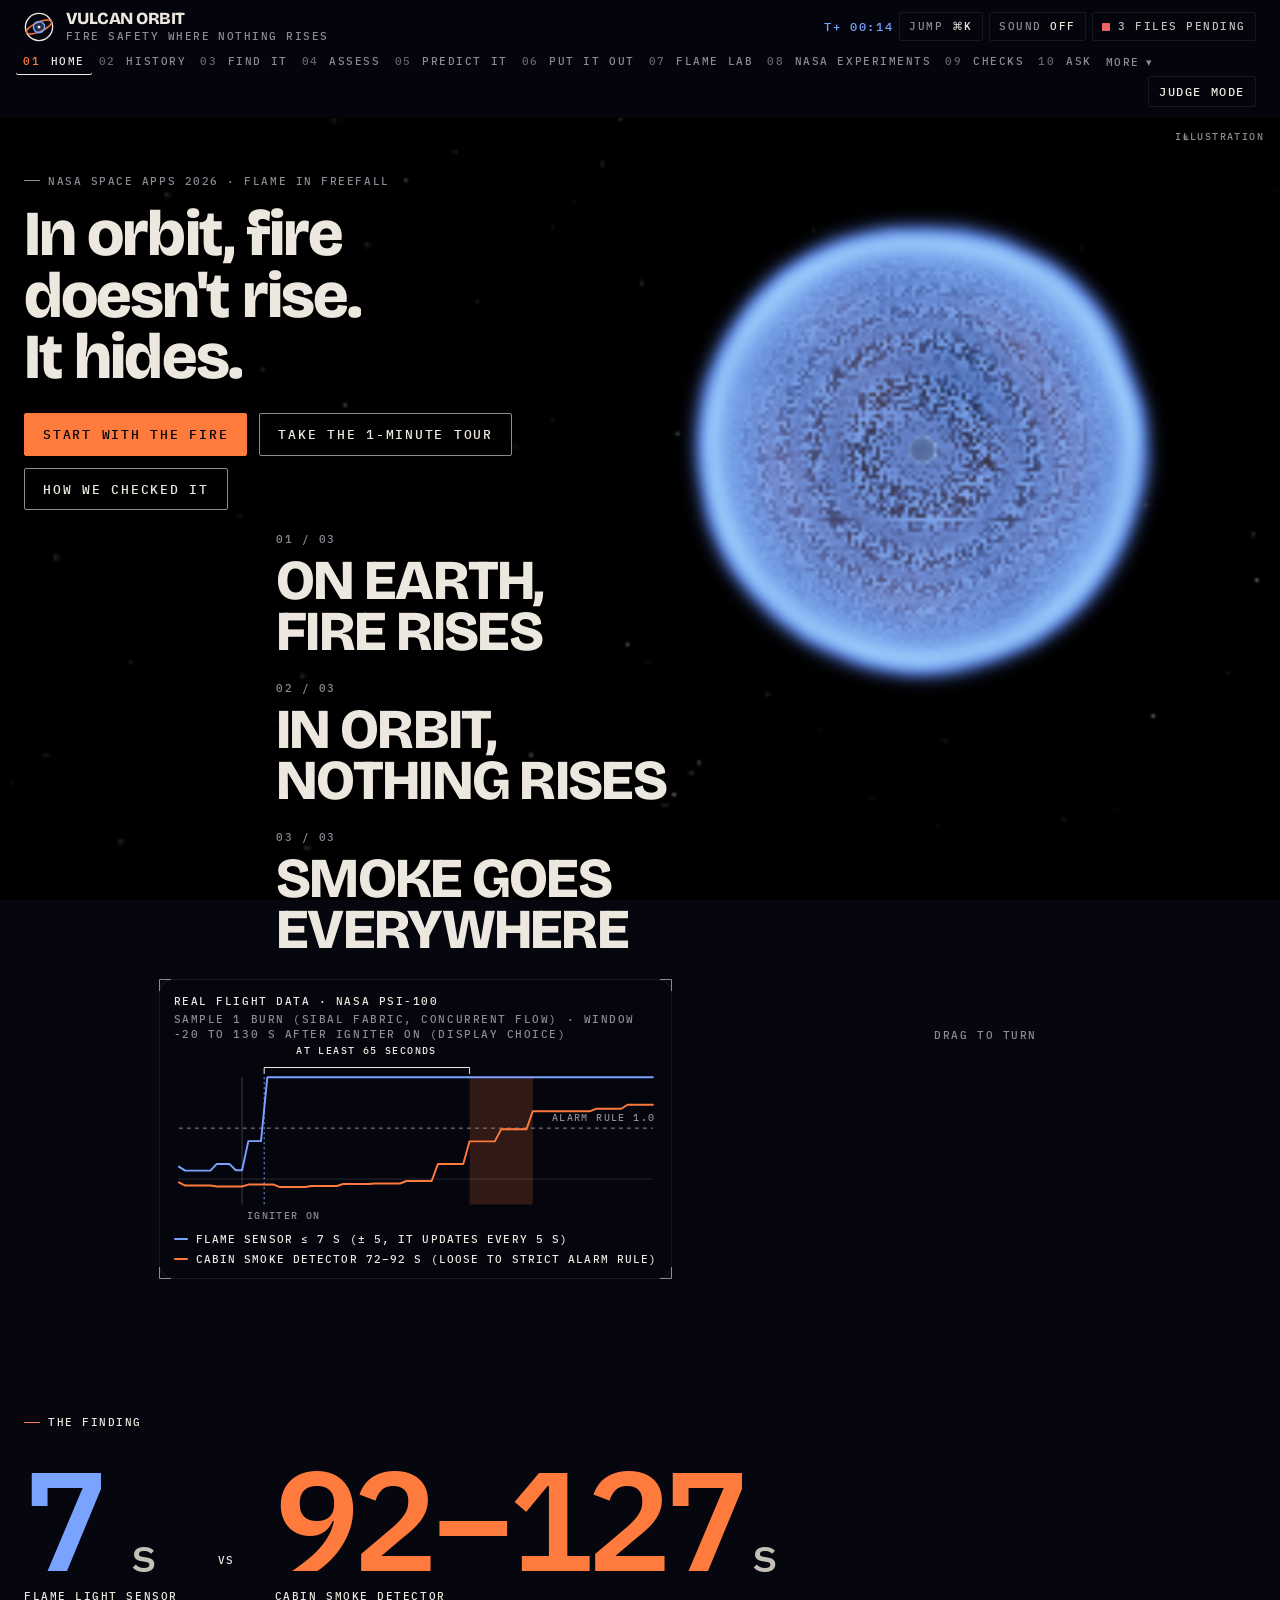
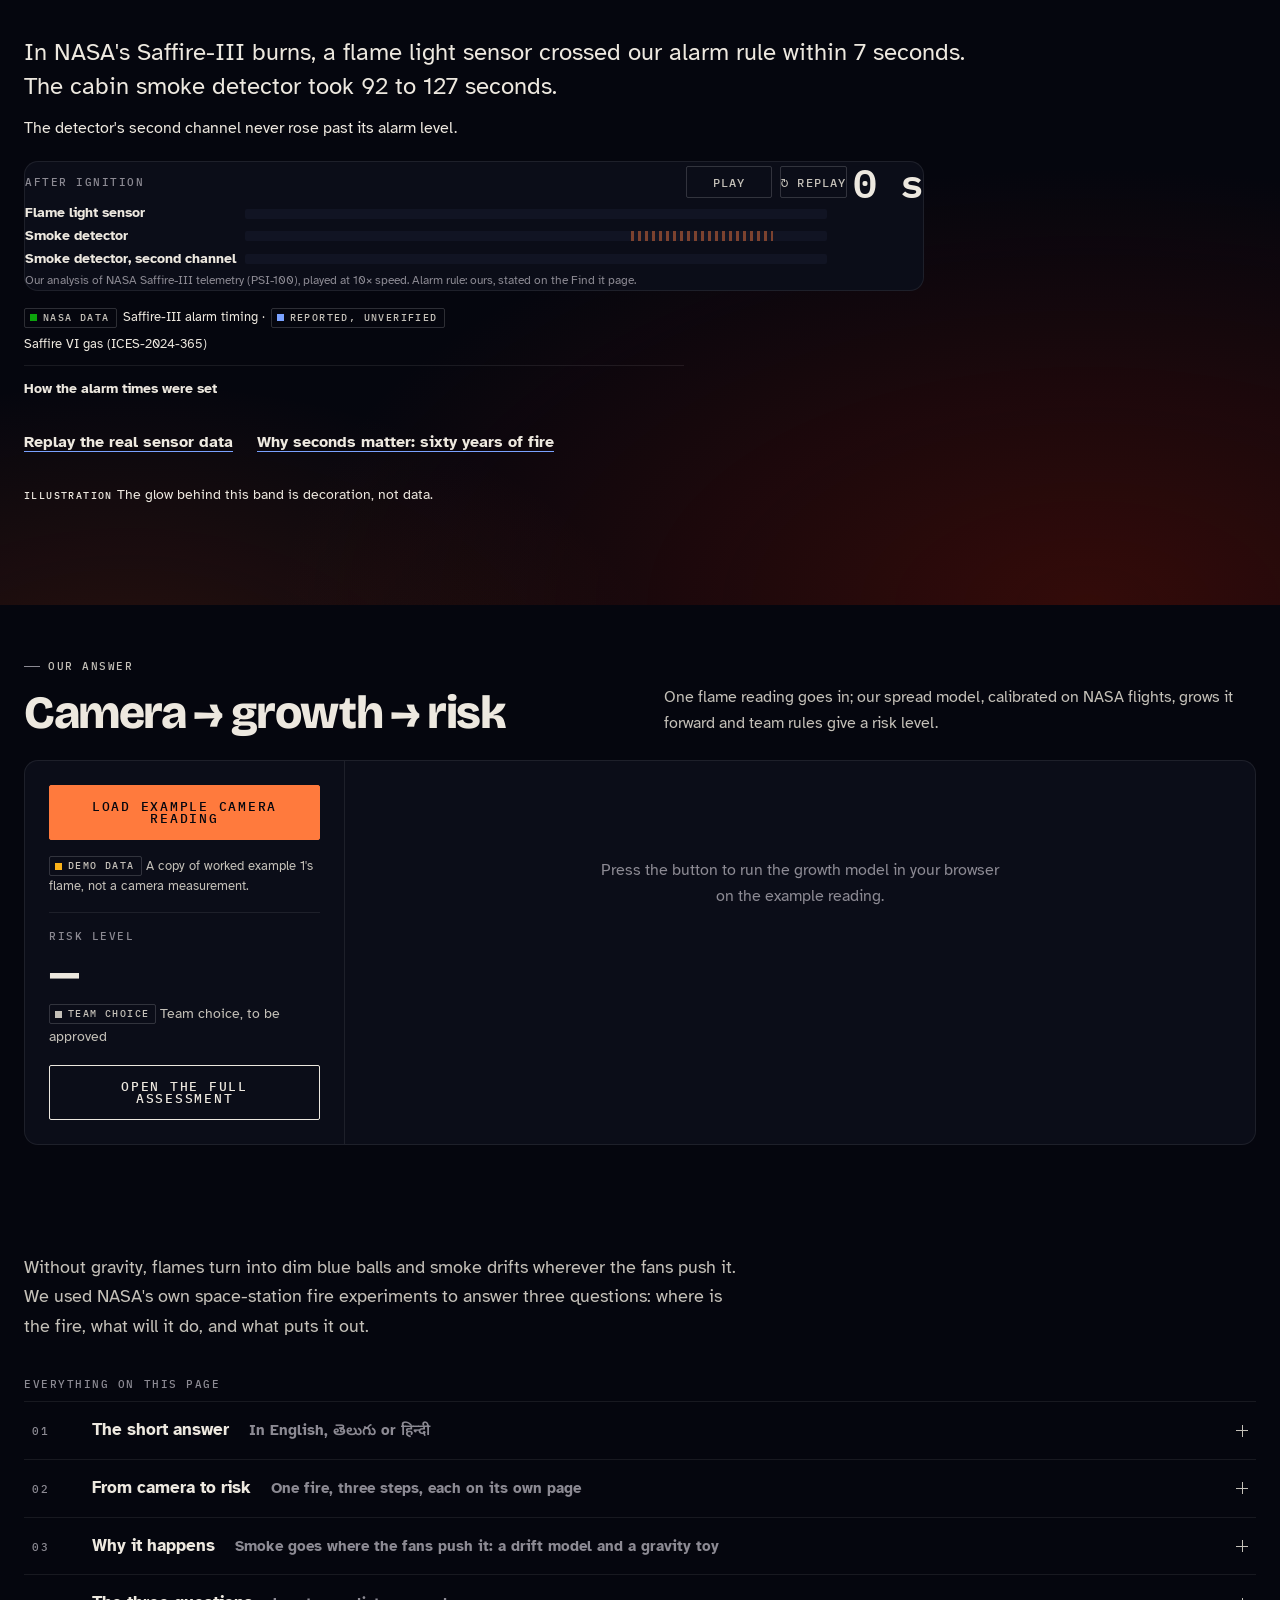
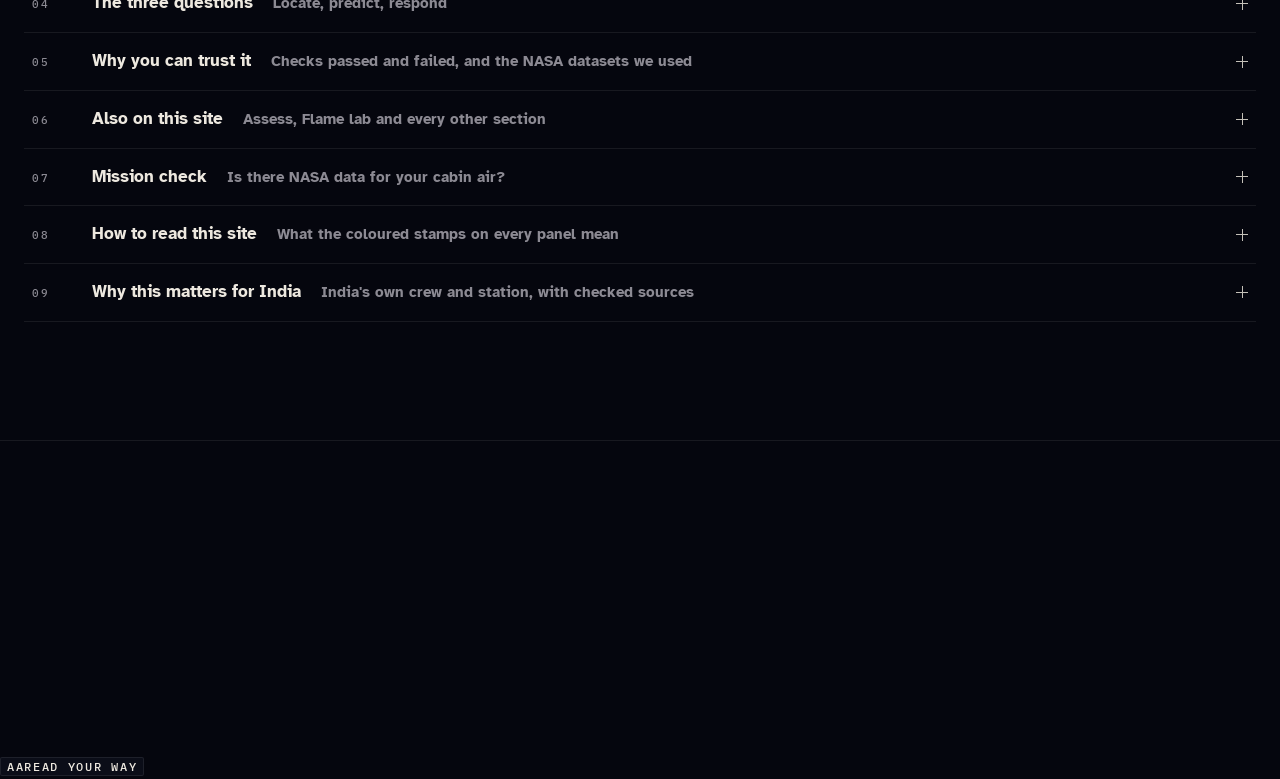
<file: project.html>
<!doctype html>
<html lang="en">
<head>
<meta charset="utf-8">
<meta name="viewport" content="width=device-width, initial-scale=1">
<title>Vulcan Orbit: fire safety for worlds without "up"</title>
<link rel="icon" href="data:,">
<meta name="theme-color" content="#05060E">
<meta name="description" content="Vulcan Orbit: what NASA's microgravity fire experiments say about finding, predicting and stopping fires in spacecraft. Every number traced to its source.">
<link rel="preconnect" href="https://fonts.googleapis.com"><link rel="preconnect" href="https://fonts.gstatic.com" crossorigin>
<!-- fonts: only the faces the CSS uses. Bricolage is variable, so one 500..800 range serves every display weight from one file.
     The History-page faces and the Telugu/Hindi faces (Home language switch) do not block the first paint: they load as
     print stylesheets and switch to all media once fetched (noscript keeps them for readers without JS). -->
<link rel="stylesheet" href="https://fonts.googleapis.com/css2?family=Atkinson+Hyperlegible:ital,wght@0,400;0,700;1,400&family=Bricolage+Grotesque:opsz,wght@12..96,500..800&family=IBM+Plex+Mono:wght@500;600;700&display=swap">
<link rel="stylesheet" href="https://fonts.googleapis.com/css2?family=Special+Elite&family=Libre+Caslon+Text:ital,wght@0,400;0,700;1,400&family=Noto+Sans+Telugu:wght@400;700&family=Noto+Sans+Devanagari:wght@400;700&display=swap" media="print" onload="this.media='all'">
<noscript><link rel="stylesheet" href="https://fonts.googleapis.com/css2?family=Special+Elite&family=Libre+Caslon+Text:ital,wght@0,400;0,700;1,400&family=Noto+Sans+Telugu:wght@400;700&family=Noto+Sans+Devanagari:wght@400;700&display=swap"></noscript>
<!-- the shell's module graph, fetched in parallel instead of one import level at a time -->
<link rel="modulepreload" href="js/app.js"><link rel="modulepreload" href="js/engine.js"><link rel="modulepreload" href="js/site.js"><link rel="modulepreload" href="js/lib.js"><link rel="modulepreload" href="js/field.js"><link rel="modulepreload" href="js/overlays.js"><link rel="modulepreload" href="js/status.js"><link rel="modulepreload" href="js/router.js"><link rel="modulepreload" href="js/store.js"><link rel="modulepreload" href="js/tour.js"><link rel="modulepreload" href="js/passes.js"><link rel="modulepreload" href="js/glossary.js"><link rel="modulepreload" href="js/provenance.js"><link rel="modulepreload" href="js/prefs.js"><link rel="modulepreload" href="js/charts.js"><link rel="modulepreload" href="js/fx/loop.js">
<link rel="stylesheet" href="css/tokens.css">
<link rel="stylesheet" href="css/base.css">
<link rel="stylesheet" href="css/components.css">
<link rel="stylesheet" href="css/charts.css">
<link rel="stylesheet" href="css/fx-gl.css">
<link rel="stylesheet" href="css/fx-hero.css">
<link rel="stylesheet" href="css/fx-clock.css">
<link rel="stylesheet" href="css/fx-response.css">
<link rel="stylesheet" href="css/fx-drift.css">
<link rel="stylesheet" href="css/p-overview.css">
<link rel="stylesheet" href="css/p-memory.css">
<link rel="stylesheet" href="css/p-detect.css">
<link rel="stylesheet" href="css/p-assess.css">
<link rel="stylesheet" href="css/p-predict.css">
<link rel="stylesheet" href="css/p-respond.css">
<link rel="stylesheet" href="css/p-flame.css">
<link rel="stylesheet" href="css/p-explorer.css">
<link rel="stylesheet" href="css/p-evidence.css">
<link rel="stylesheet" href="css/p-ask.css">
<link rel="stylesheet" href="css/p-models.css">
<link rel="stylesheet" href="css/p-earth.css">
<link rel="stylesheet" href="css/p-locate.css">
<link rel="stylesheet" href="css/p-about.css">
<link rel="stylesheet" href="css/p-design.css">
<link rel="stylesheet" href="css/fx-effects.css">
<link rel="stylesheet" href="css/lock.css">
<link rel="stylesheet" href="css/ui-overview.css">
<link rel="stylesheet" href="css/ui-detect.css">
<link rel="stylesheet" href="css/ui-assess.css">
<link rel="stylesheet" href="css/ui-respond.css">
<link rel="stylesheet" href="css/ui-predict.css">
<link rel="stylesheet" href="css/ui-flame.css">
<link rel="stylesheet" href="css/ui-memory.css">
<link rel="stylesheet" href="css/ui-models.css">
<link rel="stylesheet" href="css/ui-explorer.css">
<link rel="stylesheet" href="css/ui-evidence.css">
<link rel="stylesheet" href="css/ui-earth.css">
<link rel="stylesheet" href="css/ui-ask.css">
<link rel="stylesheet" href="css/ui-locate.css">
<link rel="stylesheet" href="css/ui-about.css">
<link rel="stylesheet" href="css/ui-design.css">
<link rel="stylesheet" href="css/shell-merge.css">
</head>
<body>
<a class="skip" href="#view">Skip to content</a>
<header class="top">
  <a class="brand" href="#/overview"><span class="mark" style="color:var(--ink)"><svg viewBox="0 0 32 32" aria-hidden="true"><circle cx="16" cy="16" r="14.5" fill="none" stroke="currentColor" stroke-width="1.5"/><ellipse cx="16" cy="16" rx="14.5" ry="5" fill="none" stroke="var(--accent)" stroke-width="1.5" transform="rotate(-24 16 16)"/><circle cx="16" cy="16" r="6" fill="var(--oxy)" opacity=".25"/><circle cx="16" cy="16" r="6" fill="none" stroke="var(--oxy)" stroke-width="1.6"/><circle cx="16" cy="16" r="1.6" fill="currentColor"/></svg></span><span><b>Vulcan Orbit</b><small>Fire safety where nothing rises</small></span></a>
  <button type="button" class="menu" aria-label="Open navigation" aria-expanded="false" aria-controls="nav">Menu</button>
  <nav id="nav" aria-label="Sections"></nav>
  <!-- the HUD: js/engine.js adds the mission clock, Jump and Sound in front of the data status pill (v3; replaces the full-width banner) -->
  <div class="hud-right">
    <div class="pill-wrap">
      <button type="button" class="pill" aria-expanded="false" aria-controls="demo-banner" aria-label="Data status"><i aria-hidden="true"></i><span class="pill-c" aria-hidden="true">&middot;</span><span class="pill-n">Data status</span></button>
      <div id="demo-banner" class="pop pill-pop" role="region" aria-label="Data status" hidden></div>
    </div>
  </div>
</header>
<main id="view" tabindex="-1"></main>
<footer class="foot">
  <svg viewBox="0 0 64 64" aria-hidden="true"><circle cx="32" cy="32" r="30" fill="none" stroke="currentColor" stroke-width="1.5"/><circle cx="32" cy="32" r="24" fill="none" stroke="currentColor" stroke-width=".8" stroke-dasharray="2 3"/><circle cx="32" cy="32" r="9" fill="none" stroke="var(--oxy)" stroke-width="2"/><circle cx="32" cy="32" r="2.5" fill="currentColor"/><ellipse cx="32" cy="32" rx="28" ry="9" fill="none" stroke="var(--accent)" stroke-width="1.6" transform="rotate(-24 32 32)"/></svg>
  <div class="foot-text"><b style="color:var(--ink)">Vulcan Orbit</b> · NASA Space Apps Challenge 2026, Flame in Freefall. Built on NASA Physical Sciences Informatics data. Not endorsed by NASA.<br>Every panel says where its numbers come from. Designed to be read by anyone: plain words, large-text and calm-motion options, keyboard and screen-reader friendly.</div>
  <nav class="foot-links" aria-label="More pages"><a href="#/explorer">NASA experiments</a><a href="#/models">Model cards</a><a href="#/earth">On Earth</a><a href="#/locate">Bench rig</a><a href="#/about">Sources</a><a href="#/design">Design kit</a></nav>
</footer>
<div id="tip" class="tip" aria-hidden="true" hidden></div>
<div id="live" class="sr" aria-live="polite"></div>
<script type="module" src="js/app.js"></script>
</body>
</html>
</file>
<file: css/tokens.css>
/* FREEFALL tokens: Vulcan Orbit's own design system (values verbatim from main's css/app.css + css/freefall.css).
   Idea: a field manual for fire in orbit. Pages are paper (Day) or the dark side of orbit (Night);
   every chart is a numbered figure; live instruments sit in dark "screens".
   Type: Bricolage Grotesque (display), Atkinson Hyperlegible (body, designed for low-vision readers), IBM Plex Mono (numbers),
   Special Elite and Libre Caslon Text (History page only).
   The theme blocks match ANY element with data-theme, not only <html>, so the Design kit can measure both themes at once. */
:root{
 /* Noto Sans Telugu / Devanagari: per-glyph fallback for the Home te/hi switch (the Latin fonts have no Indic glyphs) */
 --font:"Atkinson Hyperlegible","Atkinson Hyperlegible Next","Noto Sans Telugu","Noto Sans Devanagari",system-ui,sans-serif;
 --display:"Bricolage Grotesque","Noto Sans Telugu","Noto Sans Devanagari",system-ui,sans-serif;
 --mono:"IBM Plex Mono",ui-monospace,Menlo,Consolas,monospace;
 --caslon:"Libre Caslon Text",Georgia,serif;
 --elite:"Special Elite",var(--mono);
 --r:14px;--fs:16px;--measure:68ch;
 --flame:#c2410c;--soot:#57534e;--ice:#0e7490;
 /* chart series (fixed order: blue, orange, green, amber) and status colours that are the same in both themes */
 --s1:#3987e5;--s2:#d95926;--s3:#199e70;--s4:#c98500;--serious:#ec835a;
 /* the night values of good/warn come from main's app.css base (never overridden there for Night).
    Night --crit was main's #d03b3b (3.85:1 as text on --surface); it is lightened to #ef6464 (5.89:1 on #0e1320,
    6.29:1 on #070a12, 5.51:1 on #141a2b, WCAG 1.4.3) because pages use it as a text colour (P7-D, site/A11Y.md 2.1). */
 --good:#0ca30c;--warn:#fab219;--crit:#ef6464;
 --gutter:24px;--maxw:1440px;
 /* UI lock (feat/ui-lock): one panel style, 2px on data, 14px on panels, 8px spacing steps, four motion curves */
 --fire:#FF7A3D;--orbit:#7AA2FF;--r-data:2px;--r-panel:14px;
 --sp1:8px;--sp2:16px;--sp3:24px;--sp4:32px;--sp5:40px;--sp6:48px;--sp8:64px;
 --ease-in:cubic-bezier(.16,1,.3,1);--ease-move:cubic-bezier(.65,0,.35,1);--ease-micro:ease;--t-in:420ms;--t-move:900ms;--t-micro:180ms;--stagger:40ms;
 --label:500 11px/1.3 var(--mono);--display-xl:800 clamp(44px,7vw,120px)/.9 var(--display);
}
/* Day (merge with site v3): v3's cool light values replace main's warm paper. Checked against WCAG 1.4.3 with the UI-lock
   accent and orbit tokens: mute #566070 is 5.87:1 on --page, 6.36:1 on --surface, 5.56:1 on --raise; accent #c2410c 4.78 /
   5.18 / 4.53:1; accent-ink 6.75:1; oxy #1d4ed8 6.19 / 6.70 / 5.86:1; good 6.11:1; warn 5.47:1; crit 5.98:1 on --page; white on
   accent 5.18:1. Main's accent on --raise was 4.20:1, so this is also a contrast fix. The live screens stay UI-lock dark. */
[data-theme=day]{color-scheme:light;
 --page:#f4f6f9;--surface:#ffffff;--raise:#edf0f4;--ink:#0a0e15;--ink2:#353f4e;--mute:#566070;--grid:#e6e9ee;--axis:#c3cad4;
 --accent:#c2410c;--accent-ink:#9a3412;--accent-soft:#fdeee5;--oxy:#1d4ed8;--oxy-soft:#e7eefc;--line:#dbe0e7;
 --shadow:none;--accent-on:#ffffff;
 --screen:#0b1020;--screen-ink:#eef1f7;--warn:#8a5a00;--good:#126b33;--crit:#b91c1c;
}
[data-theme=night]{color-scheme:dark;
 --page:#05060E;--surface:#0B0D18;--raise:#111423;--ink:#EDE8DF;--ink2:#C4C0B8;--mute:#8C8A93;--grid:rgba(255,255,255,.06);--axis:rgba(255,255,255,.16);
 --accent:#FF7A3D;--accent-ink:#FFB089;--accent-soft:#1F1009;--oxy:#7AA2FF;--oxy-soft:#0F1630;--line:rgba(255,255,255,.08);
 --shadow:none;--accent-on:#05060E;--screen:#05060E;--screen-ink:#EDE8DF;--good:#0ca30c;--warn:#fab219;--crit:#ef6464;
}
/* before prefs.js runs (no data-theme yet) the page follows the system theme; prefs.js then sets Night, the default */
/* before prefs.js runs (no data-theme yet): Night, the default, so the first paint does not flash light and then go dark */
:root:not([data-theme]){color-scheme:dark;
 --page:#05060E;--surface:#0B0D18;--raise:#111423;--ink:#EDE8DF;--ink2:#C4C0B8;--mute:#8C8A93;--grid:rgba(255,255,255,.06);--axis:rgba(255,255,255,.16);
 --accent:#FF7A3D;--accent-ink:#FFB089;--accent-soft:#1F1009;--oxy:#7AA2FF;--oxy-soft:#0F1630;--line:rgba(255,255,255,.08);
 --shadow:none;--screen:#05060E;--screen-ink:#EDE8DF;--good:#0ca30c;--warn:#fab219;--crit:#ef6464;
}
/* v3 token names, aliased to the UI-lock tokens so the kept v3 effects (css/fx-effects.css, js/fx/*) and any ported v3 rule
   resolve in both themes. Declared on every themed element (not only :root) so a Design kit sample in the other theme
   resolves to its own colours. v3's --s1..--s9 SPACING scale is NOT aliased: --s1..--s4 are chart series colours here;
   use --sp1..--sp8. v3's --r (4 px) is NOT aliased either: --r is the 14 px panel radius here. */
:root,[data-theme]{
 --bg:var(--page);--panel:var(--surface);--panel-2:var(--raise);--ink-2:var(--ink2);--line-2:var(--axis);
 --r2:var(--r-panel);--pop-shadow:none;
 --st-real:var(--good);--st-reported:var(--oxy);--st-demo:var(--warn);--st-missing:var(--crit);--st-plan:var(--mute);--st-team:var(--ink2);
 --c1:var(--s1);--c2:var(--s2);--c3:var(--s3);--c4:var(--s4);
 --t1:.75rem;--t2:.875rem;--t3:1rem;--t4:1.375rem;--t5:2.5rem;--t6:clamp(3.5rem,9vw,8.5rem);
}
/* text-size steps (Read your way: A / A+ / A++) */
html[data-size="1"]{--fs:18px}
html[data-size="2"]{--fs:20px}
html{font-size:var(--fs)}
/* Calm: the motion kill-switch. Also honoured when the system asks for reduced motion. */
html[data-motion=calm] *,html[data-motion=calm] *::before,html[data-motion=calm] *::after{animation:none!important;transition:none!important;scroll-behavior:auto!important}
html[data-motion=calm]::view-transition-old(root),html[data-motion=calm]::view-transition-new(root){animation:none!important}
@media (prefers-reduced-motion:reduce){*,*::before,*::after{animation:none!important;transition:none!important;scroll-behavior:auto!important}}
@media (max-width:680px){:root{--gutter:16px}}
</file>
<file: css/base.css>
/* Base: reset, type scale, page layout, grids, header and navigation (incl. More), banner, footer, skip link, focus ring.
   Values carried over from main's css/app.css + css/freefall.css unless noted. */
*{box-sizing:border-box}
html{-webkit-text-size-adjust:100%;scroll-padding-top:calc(var(--top-h,72px) + 12px);scroll-padding-bottom:80px}  /* bottom: room for the fixed dock toggle, so focus scrolled into view is not under it (WCAG 2.4.11) */
body{margin:0;font:1rem/1.62 var(--font);background:var(--page);color:var(--ink);-webkit-font-smoothing:antialiased;min-width:0}
html[data-theme=day] body{background:var(--page) url("data:image/svg+xml,%3Csvg xmlns='http://www.w3.org/2000/svg' width='32' height='32'%3E%3Cpath d='M32 0H0v32' fill='none' stroke='%23e6e9ee' stroke-width='1'/%3E%3C/svg%3E")}
html[data-theme=night] body{background:radial-gradient(1100px 600px at 80% -10%,rgba(122,162,255,.10),transparent 60%),radial-gradient(800px 500px at 0 30%,rgba(255,122,61,.06),transparent 60%),var(--page);background-attachment:fixed}
#bg{position:fixed;inset:0;width:100%;height:100%;z-index:-1;pointer-events:none;opacity:.9}
html[data-theme=day] #bg{opacity:.35}
h1,h2,h3{margin:0;font-family:var(--display);font-weight:650;letter-spacing:-.02em;color:var(--ink)}
h1{font-size:26px;line-height:1.2}h2{font-size:17px}h3{font-size:14px}
p{margin:0 0 10px;color:var(--ink2);max-width:var(--measure)}
small{color:var(--mute)}
a{color:var(--oxy);text-underline-offset:3px;text-decoration-thickness:1px}
::selection{background:var(--accent-soft);color:var(--ink)}
:focus-visible{outline:3px solid var(--oxy);outline-offset:3px;border-radius:6px}
#view:focus,#view:focus-visible{outline:none}
[tabindex="-1"]:focus:not(:focus-visible){outline:none}
img,svg,canvas,video{max-width:100%}
code{font:12.5px var(--mono);background:var(--raise);color:var(--ink);padding:1px 5px;border-radius:4px;overflow-wrap:anywhere}
pre{overflow-x:auto;max-width:100%}
.sr{position:absolute!important;width:1px;height:1px;overflow:hidden;clip:rect(0 0 0 0);clip-path:inset(50%);white-space:nowrap}

/* ---------- skip link ---------- */
.skip{position:absolute;left:12px;top:-60px;z-index:50;background:var(--ink);color:var(--page);padding:10px 14px;border-radius:10px;font-weight:700;text-decoration:none}
.skip:focus{top:12px}

/* ---------- header and navigation ---------- */
.top{position:sticky;top:0;z-index:20;display:flex;flex-wrap:wrap;align-items:center;gap:8px 18px;padding:12px var(--gutter);background:color-mix(in srgb,var(--page) 86%,transparent);backdrop-filter:blur(12px) saturate(140%);border-bottom:1px solid var(--line)}
.brand{display:flex;align-items:center;gap:12px;text-decoration:none;color:inherit;min-width:0}
.brand b{display:block;font:700 19px/1 var(--display);letter-spacing:-.02em;color:var(--ink)}
.brand small{display:block;white-space:nowrap;font:500 10.5px/1.3 var(--mono);letter-spacing:.08em;text-transform:uppercase;color:var(--mute);margin-top:3px}
.mark{flex:none;width:30px;height:30px;display:block}
.mark svg{width:30px;height:30px;display:block}
#nav{display:flex;gap:2px;flex-wrap:wrap;align-items:center;justify-content:flex-end;margin-left:auto;flex:1 1 auto}
#nav a{font:600 14px var(--font);color:var(--ink2);padding:8px 10px;border-radius:10px;text-decoration:none;position:relative;transition:background .15s,color .15s}
#nav a:hover{background:var(--raise);color:var(--ink)}
#nav a[aria-current=page]{background:var(--ink);color:var(--page)}
.menu{display:none;margin-left:auto;background:var(--raise);color:var(--ink);border:1px solid var(--line);border-radius:10px;padding:8px 12px;font:700 14px var(--font);cursor:pointer}
/* the More disclosure */
.more-menu{position:relative}
.more-btn{font:600 14px var(--font);color:var(--ink2);background:none;border:0;padding:8px 11px;border-radius:10px;cursor:pointer;display:inline-flex;align-items:center;gap:6px}
.more-btn::after{content:"▾";font-size:11px}
.more-btn[aria-expanded=true]::after{content:"▴"}
.more-btn:hover,.more-btn[aria-expanded=true]{background:var(--raise);color:var(--ink)}
.more-btn.has-current{box-shadow:inset 0 -2px 0 var(--accent);color:var(--ink)}
.more-list{position:absolute;right:0;top:calc(100% + 6px);z-index:25;list-style:none;margin:0;padding:6px;min-width:200px;background:var(--surface);border:1px solid var(--line);border-radius:12px;box-shadow:var(--shadow),0 20px 40px -20px rgba(0,0,0,.35)}
.more-list[hidden]{display:none}
.more-list a{display:block}
.judge{margin-left:6px;font:700 13.5px var(--font);padding:7px 12px;border-radius:10px;border:1.5px solid var(--accent);background:var(--accent-soft);color:var(--accent-ink);cursor:pointer}

/* ---------- status banner ---------- */
.banner{padding:9px var(--gutter);background:var(--accent-soft);color:var(--accent-ink);border-bottom:1px solid var(--line);font-size:14px}
html[data-theme=night] .banner{background:#2a1d08;color:#f3d489;border-color:#4a3a10}

/* ---------- page layout: a full-bleed grid so the page header band needs no 100vw (no sideways scroll) ---------- */
main{display:block;padding:32px 0 90px;outline:0}
.page{display:grid;grid-template-columns:[full-start] minmax(var(--gutter),1fr) [content-start] minmax(0,calc(var(--maxw) - 2 * 24px)) [content-end] minmax(var(--gutter),1fr) [full-end]}
.page>*{grid-column:content;min-width:0;margin-top:0;margin-bottom:20px}
.page>.phead,.page>.bleed{grid-column:full}
#view>:not(.page){max-width:var(--maxw);margin-inline:auto;padding-inline:var(--gutter)}
#view>.page>h1:first-child{font:700 clamp(40px,6vw,72px)/.98 var(--display);letter-spacing:-.04em;margin:8px 0 14px}
.lead{font-size:1.12rem;line-height:1.55;color:var(--ink2);max-width:62ch;margin:6px 0 28px}
.kicker{display:inline-flex;align-items:center;gap:8px;font:600 12px var(--mono);letter-spacing:.12em;text-transform:uppercase;color:var(--accent-ink);margin:0}
.kicker::before{content:"";width:22px;height:2px;background:var(--accent)}
.grid{display:grid;gap:20px}
.g2{grid-template-columns:repeat(2,minmax(0,1fr))}.g3{grid-template-columns:repeat(3,minmax(0,1fr))}.g4{grid-template-columns:repeat(4,minmax(0,1fr))}
.row{display:flex;gap:10px;flex-wrap:wrap;align-items:center;margin-bottom:12px}

/* ---------- footer ---------- */
.foot{max-width:var(--maxw);margin:0 auto;padding:36px var(--gutter) 120px;border-top:2px solid var(--ink);display:grid;grid-template-columns:auto 1fr auto;gap:18px 28px;align-items:center;color:var(--ink2);font-size:14px}
.foot svg{width:64px;height:64px}
.foot a{font-weight:700}
.foot-links{display:grid;gap:4px;text-align:right}
.foot-text{min-width:0}

/* ---------- breakpoints (main: 900, 680) ---------- */
@media (max-width:900px){.g3,.g4{grid-template-columns:repeat(2,minmax(0,1fr))}}
@media (max-width:680px){
 .g2,.g3,.g4{grid-template-columns:1fr}
 main{padding:20px 0 90px}
 .top{flex-wrap:wrap;padding:10px var(--gutter);gap:10px}
 .menu{display:block}
 #nav{display:none;width:100%;margin:0;flex-direction:column;align-items:stretch}
 #nav.open{display:flex}
 .more-list{position:static;box-shadow:none;margin-top:4px}
 .more-btn{width:100%;justify-content:space-between}
 .judge{margin:6px 0 0}
 h1{font-size:22px}
 .foot{grid-template-columns:1fr}
 .foot-links{text-align:left}
}
@media print{.dock,.top,#bg,.banner,.tour{display:none!important}.card{break-inside:avoid;box-shadow:none}}
</file>
<file: css/components.css>
/* Components shared by every page (v3). Flat panels, 1 px lines, radius 0-6 px, no shadows except popovers.
   Sizes only from the scales in css/tokens.css. Class names are the v2 ones, so every page restyles at once. */

/* ---------- figures: flat panels on a calm grid ---------- */
.card{background:var(--panel);border:1px solid var(--line);border-radius:var(--r2);padding:var(--s5);min-width:0;position:relative;
 animation:rise .35s ease both;animation-delay:calc(var(--i,0)*30ms)}
.card .card{background:var(--panel-2);border-color:var(--line);animation:none;padding:var(--s4)}
@keyframes rise{from{opacity:0;transform:translateY(8px)}to{opacity:1;transform:none}}
/* the label reads data-fignum (set by js/passes.js), never a CSS counter, so it matches ?fig=N and "On this page" */
.card[data-fignum]::before{content:"Fig. " attr(data-fignum);display:block;margin:0 0 var(--s2);font:500 var(--t1)/1 var(--mono);letter-spacing:.08em;color:var(--mute)}
.card>h2{display:flex;flex-wrap:wrap;align-items:baseline;gap:var(--s2) var(--s3);font:650 var(--t4)/1.2 var(--display);letter-spacing:-.01em;margin-bottom:var(--s2);overflow-wrap:anywhere}
.card>h3{margin:var(--s4) 0 var(--s2);font-size:var(--t3)}
.card>.sub{font-size:var(--t2);color:var(--ink-2);line-height:1.55;margin-bottom:var(--s4);max-width:var(--measure)}
.card:focus{outline:none}
.card:focus-visible{outline:2px solid var(--oxy);outline-offset:4px}
a.card{display:block;text-decoration:none;color:inherit}
a.card:hover{border-color:var(--line-2)}
.tour-on{outline:2px solid var(--accent);outline-offset:6px}

/* figures sit in a responsive grid: two across on wide screens when they fit, wide figures span both */
.figs{display:grid;grid-template-columns:repeat(auto-fit,minmax(min(100%,520px),1fr));gap:var(--s5);align-items:start}

/* ---------- status stamps: one style for all. Word label + a coloured square; colour never carries meaning alone ---------- */
.badge{--c:var(--mute);display:inline-flex;align-items:center;gap:6px;font:600 var(--t1)/1 var(--mono);letter-spacing:.06em;text-transform:uppercase;
 padding:4px 6px 4px 5px;border-radius:var(--r);border:1px solid var(--line-2);color:var(--ink-2);background:transparent;white-space:nowrap;vertical-align:middle}
.badge::before{content:"";width:7px;height:7px;background:var(--c);flex:none}
.badge.real{--c:var(--st-real)}
.badge.reported{--c:var(--st-reported)}
.badge.demo{--c:var(--st-demo)}
.badge.missing{--c:var(--st-missing)}
.badge.plan{--c:transparent}.badge.plan::before{border:1px solid var(--st-plan);width:5px;height:5px}
.badge.team{--c:var(--st-team)}
.badge.scrapped{--c:transparent;border-style:dashed}.badge.scrapped::before{border:1px dashed var(--mute);width:5px;height:5px}
.lvl{font:600 var(--t1) var(--mono);letter-spacing:.06em;text-transform:uppercase;padding:3px 6px;border-radius:var(--r);border:1px solid var(--line-2);color:var(--ink-2);white-space:nowrap}
.lvl.real{border-color:var(--st-real)}.lvl.reported{border-color:var(--st-reported)}.lvl.demo{border-color:var(--st-demo)}

/* ---------- buttons, chips, segmented control ---------- */
.btn{display:inline-flex;align-items:center;justify-content:center;gap:var(--s2);min-height:40px;padding:var(--s2) var(--s4);border-radius:var(--r);font:600 var(--t2) var(--font);text-decoration:none;border:1px solid var(--line-2);color:var(--ink);background:transparent;cursor:pointer;transition:border-color .15s,background .15s}
.btn:hover{border-color:var(--ink);background:var(--panel-2)}
.btn.primary{background:var(--accent);border-color:var(--accent);color:var(--accent-on)}
.btn.primary:hover{background:var(--accent);filter:brightness(1.08)}
.btn[disabled],.chip[disabled]{opacity:.5;cursor:not-allowed}
button.chip,.chip{font:500 var(--t2) var(--font);background:transparent;color:var(--ink-2);border:1px solid var(--line-2);border-radius:var(--r);padding:var(--s1) var(--s3);min-height:32px;cursor:pointer;transition:border-color .15s,color .15s}
.chip:hover{border-color:var(--ink);color:var(--ink)}
.chip[aria-pressed=true]{background:var(--ink);border-color:var(--ink);color:var(--bg)}
.seg-row{display:grid;gap:var(--s1);margin:0 0 var(--s3)}
.seg-label{font:600 var(--t1) var(--mono);letter-spacing:.1em;text-transform:uppercase;color:var(--mute)}
.seg{display:flex;flex-wrap:wrap;border:1px solid var(--line-2);border-radius:var(--r);padding:var(--s1);gap:var(--s1)}
.seg button{flex:1 1 auto;border:0;background:none;color:var(--ink-2);font:600 var(--t2) var(--font);padding:var(--s1) var(--s3);min-height:32px;border-radius:2px;cursor:pointer}
.seg button:hover{color:var(--ink);background:var(--panel-2)}
.seg button[aria-pressed=true]{background:var(--ink);color:var(--bg)}
.tag{display:inline-block;font:500 var(--t1) var(--mono);padding:2px 6px;border-radius:var(--r);border:1px solid var(--line);color:var(--ink-2);margin:0 var(--s1) var(--s1) 0}

/* ---------- form fields ---------- */
input[type=search],input[type=text],input[type=number],select,textarea{background:var(--bg);color:var(--ink);border:1px solid var(--line-2);border-radius:var(--r);padding:var(--s2) var(--s3);font:inherit;font-size:var(--t2);max-width:100%}
input[type=search]:hover,input[type=text]:hover,input[type=number]:hover,select:hover,textarea:hover{border-color:var(--mute)}
textarea{width:100%;font:var(--t2)/1.5 var(--mono)}
input[type=range]{accent-color:var(--accent);max-width:100%}
label{color:var(--ink-2);font-size:var(--t2)}
.numfield{display:grid;gap:var(--s1);margin:0 0 var(--s4)}
.numfield>label{font-weight:700;color:var(--ink)}
.nf-row{display:grid;grid-template-columns:minmax(0,1fr) 6.5em;gap:var(--s3);align-items:center}
.nf-row input[type=range]{width:100%}
.nf-row input[type=number]{width:100%;padding:var(--s1) var(--s2);font:600 var(--t2) var(--mono);text-align:right}
.nf-range{font:500 var(--t1) var(--mono);color:var(--mute)}

/* ---------- big numbers are a design feature ---------- */
.stat{font:600 var(--t5)/1 var(--mono);font-variant-numeric:tabular-nums;letter-spacing:-.03em;color:var(--ink)}
.stat small{font:500 var(--t2) var(--font);color:var(--mute);margin-left:var(--s1);letter-spacing:0}
.statbox{display:grid;gap:var(--s2);align-content:start;padding:var(--s4) 0 var(--s3);border-top:1px solid var(--line-2);min-width:0}
.stat-label{font:600 var(--t1) var(--mono);letter-spacing:.1em;text-transform:uppercase;color:var(--mute)}
.legend{display:flex;gap:var(--s1) var(--s4);flex-wrap:wrap;font-size:var(--t2);color:var(--ink-2);margin:var(--s2) 0 var(--s1)}
.lg-item{display:inline-flex;align-items:center;gap:6px}
.lg-item .mk{flex:none}

/* ---------- tables: dense, numbers right-aligned in tabular figures ---------- */
.scroll{overflow-x:auto;max-width:100%}
.scroll:focus-visible{outline:2px solid var(--oxy);outline-offset:-2px}
table{width:100%;border-collapse:collapse;font-size:var(--t2);font-variant-numeric:tabular-nums}
caption{caption-side:top;text-align:left;font-size:var(--t2);color:var(--mute);padding:0 0 var(--s2)}
th{text-align:left;padding:var(--s2);border-bottom:1px solid var(--line-2);white-space:nowrap;color:var(--mute);font:600 var(--t1) var(--mono);letter-spacing:.06em;text-transform:uppercase}
td{padding:var(--s2);border-bottom:1px solid var(--line);vertical-align:top;color:var(--ink-2)}
tbody tr:hover td{background:color-mix(in srgb,var(--panel-2) 70%,transparent)}
td b{color:var(--ink);font-weight:600}
tr.sel td,td.sel{background:var(--oxy-soft)}
.num,td.num,th.num{font-family:var(--mono);text-align:right;font-variant-numeric:tabular-nums}
.kv{display:grid;grid-template-columns:auto 1fr;gap:var(--s1) var(--s4);font-size:var(--t2)}.kv dt{color:var(--mute)}.kv dd{margin:0;color:var(--ink-2)}

/* ---------- folds ---------- */
summary{cursor:pointer;color:var(--ink);font-weight:600}
details ul{color:var(--ink-2)}
details.more{margin:var(--s6) 0 0;border-top:1px solid var(--line)}
details.more>summary{list-style:none;display:flex;flex-wrap:wrap;align-items:center;gap:var(--s2) var(--s4);padding:var(--s5) 0}
details.more>summary::-webkit-details-marker{display:none}
details.more>summary span{display:inline-flex;align-items:center;gap:var(--s3);font:600 var(--t2) var(--font);color:var(--ink);border:1px solid var(--line-2);border-radius:var(--r);padding:var(--s2) var(--s4)}
details.more>summary:hover span{border-color:var(--ink)}
details.more>summary span::before{content:"+";font:600 var(--t3)/1 var(--mono);color:var(--mute)}
details.more[open]>summary span::before{content:"−"}
details.more>summary small{font-size:var(--t2)}
details.more>*:not(summary){margin-bottom:var(--s5)}
details.fold,details.numbers{margin-top:var(--s3);border-top:1px solid var(--line);padding-top:var(--s2)}
details.fold>summary,details.numbers>summary{font:600 var(--t2) var(--font);color:var(--ink-2);list-style-position:inside}
details.fold>summary:hover,details.numbers>summary:hover{color:var(--ink)}
details.fold p{font-size:var(--t2);margin:var(--s2) 0 0;color:var(--ink-2)}

/* ---------- "How this was made": a small button on each figure that opens an inline panel ---------- */
details.madeby{margin:0 0 var(--s4)}
details.madeby>summary{list-style:none;display:inline-flex;flex-wrap:wrap;align-items:center;gap:var(--s1) var(--s3);cursor:pointer;font:500 var(--t1) var(--mono);color:var(--mute)}
details.madeby>summary::-webkit-details-marker{display:none}
details.madeby>summary .mb-btn{display:inline-flex;align-items:center;gap:6px;font:600 var(--t1)/1 var(--mono);letter-spacing:.06em;text-transform:uppercase;color:var(--ink-2);border:1px solid var(--line-2);border-radius:var(--r);padding:6px var(--s2)}
details.madeby>summary .mb-btn::before{content:"+";color:var(--mute)}
details.madeby[open]>summary .mb-btn::before{content:"−"}
details.madeby>summary:hover .mb-btn{color:var(--ink);border-color:var(--ink)}
details.madeby>summary small{font:inherit;color:var(--mute)}
details.madeby[open]{background:var(--panel-2);border:1px solid var(--line);border-radius:var(--r2);padding:var(--s3)}
details.madeby[open]>summary{margin-bottom:var(--s3)}
dl.made{display:grid;grid-template-columns:max-content minmax(0,1fr);gap:var(--s2) var(--s4);margin:0;font-size:var(--t2)}
dl.made dt{font:600 var(--t1) var(--mono);letter-spacing:.06em;text-transform:uppercase;color:var(--mute);padding-top:2px}
dl.made dd{margin:0;color:var(--ink-2);overflow-wrap:anywhere}
.cred{margin:0 0 var(--s4);padding:0 0 var(--s3);border-bottom:1px solid var(--line)}
.cred-cap{font:600 var(--t1) var(--mono);letter-spacing:.06em;text-transform:uppercase;color:var(--mute);margin:0 0 var(--s2)}
.cred ul{list-style:none;margin:0;padding:0;display:flex;flex-wrap:wrap;gap:var(--s1) var(--s4)}
.cred li{display:flex;gap:6px;align-items:center;font-size:var(--t2);color:var(--ink-2)}
.cred li b{font:400 var(--t2) var(--mono);letter-spacing:1px;color:var(--accent-ink)}
.cred-why{font-size:var(--t2);margin:var(--s2) 0 0}
.cred .cred-draft{margin-left:.4em;font-weight:700;color:var(--ink)}
.cred li b.cred-none{font-family:var(--mono);font-weight:400;font-size:.85em;letter-spacing:0;color:var(--ink-2)}

/* ---------- compact page header ---------- */
.phead{padding:var(--s4) 0 var(--s2);margin-bottom:var(--s5)}
.phead .kicker{gap:var(--s2);margin-bottom:var(--s3)}
.phead .kicker span::after{content:"/";margin-left:var(--s2);color:var(--line-2)}
.phead .kicker b{color:var(--ink-2);font-weight:600}
.phead h1{font:700 var(--t5)/1.05 var(--display);font-stretch:112%;letter-spacing:-.02em;margin:0 0 var(--s3);overflow-wrap:anywhere;max-width:22ch}
.phead .lead{font-size:var(--t3);margin:0;max-width:72ch;color:var(--ink-2)}
.illus-note{margin:0;font:600 var(--t1) var(--mono);letter-spacing:.08em;text-transform:uppercase;color:#c9d0dd;background:rgba(5,7,11,.7);padding:3px 6px;border-radius:var(--r);max-width:none}
.gl-static{background:var(--screen)}

/* ---------- "The short answer": a strip of three numbered points ---------- */
.short{margin:0 0 var(--s6);padding:0;border-top:1px solid var(--line-2);border-bottom:1px solid var(--line)}
.short h2{font:600 var(--t1) var(--mono);letter-spacing:.14em;text-transform:uppercase;color:var(--mute);margin:var(--s3) 0 0}
.short ol{list-style:none;margin:0;padding:0;display:grid;grid-template-columns:repeat(auto-fit,minmax(min(100%,240px),1fr));counter-reset:sa}
.short li{counter-increment:sa;padding:var(--s4) var(--s5) var(--s5) 0;font-size:var(--t3);line-height:1.5;color:var(--ink)}
.short li+li{padding-left:var(--s5);border-left:1px solid var(--line)}
.short li::before{content:counter(sa,decimal-leading-zero);display:block;font:600 var(--t1) var(--mono);color:var(--mute);margin-bottom:var(--s2)}

/* ---------- "On this page": a sticky right rail on wide screens, a dropdown-style list on narrow ones ---------- */
.toc{margin:0 0 var(--s5);border:1px solid var(--line);border-radius:var(--r2);padding:var(--s3) var(--s4)}
.toc summary{list-style:none;display:flex;align-items:center;gap:var(--s3);min-height:40px}
.toc summary::-webkit-details-marker{display:none}
.toc summary span{font:600 var(--t1) var(--mono);letter-spacing:.14em;text-transform:uppercase;color:var(--ink-2)}
.toc summary small{font:500 var(--t1) var(--mono);color:var(--mute);margin-left:auto}
.toc summary::after{content:"▾";color:var(--mute);font-size:var(--t1)}
.toc details[open] summary::after{content:"▴"}
.toc details[open] summary{margin-bottom:var(--s2)}
.toc ol{display:grid;gap:2px;margin:0;padding:0;list-style:none;counter-reset:t}
.toc li{counter-increment:t;font-size:var(--t2);display:flex;gap:var(--s2)}
.toc li::before{content:counter(t,decimal-leading-zero);font:500 var(--t1)/1.9 var(--mono);color:var(--mute);flex:none}
.toc a{color:var(--ink-2);text-decoration:none;padding:2px 0}.toc a:hover,.toc a:focus-visible{color:var(--ink);text-decoration:underline}
@media (min-width:1280px){
 .page:has(>.toc){grid-template-columns:minmax(0,1fr) 220px}
 .page:has(>.toc)>*{grid-column:1}
 .page>.toc summary{pointer-events:none}.page>.toc summary::after,.page>.toc summary small{display:none}
 .page>.toc{grid-column:2;grid-row:1 / span 60;align-self:start;position:sticky;top:calc(var(--bar-h) + var(--s5));border:0;border-left:1px solid var(--line);border-radius:0;padding:0 0 0 var(--s4);margin:var(--s4) 0 0;max-height:calc(100vh - var(--bar-h) - var(--s7));overflow:auto}
}
@media (max-width:1279px){
 .toc ol{grid-template-columns:repeat(auto-fit,minmax(min(100%,220px),1fr));column-gap:var(--s5)}
}

/* ---------- empty state ---------- */
.empty{border:1px dashed var(--line-2);border-radius:var(--r2);padding:var(--s5);color:var(--ink-2);background:transparent;overflow-wrap:anywhere}
.empty h3{margin-bottom:var(--s2)}
.empty pre{margin:var(--s3) 0 0;font:var(--t1)/1.5 var(--mono);color:var(--ink-2);white-space:pre-wrap;overflow-wrap:anywhere}
[aria-busy=true]{position:relative}
[aria-busy=true]>*{opacity:.45;transition:opacity .2s}
[aria-busy=true]::after{content:"Working…";position:absolute;z-index:2;right:0;top:0;font:600 var(--t1)/1 var(--mono);letter-spacing:.06em;color:var(--ink);background:var(--panel);border:1px solid var(--line-2);border-radius:var(--r);padding:var(--s1) var(--s2)}

/* ---------- tooltip and glossary (popovers: the only shadows) ---------- */
.tip{position:fixed;z-index:70;pointer-events:none;background:var(--ink);color:var(--bg);border:0;border-radius:var(--r);padding:6px var(--s2);font-size:var(--t2);max-width:260px;box-shadow:var(--pop-shadow)}
.tip b,.tip span{color:inherit;font-weight:600}
.term{all:unset;cursor:help;border-bottom:1px dotted var(--oxy);color:inherit}
.term:hover,.term:focus-visible{background:var(--oxy-soft);border-bottom-style:solid}
.term:focus-visible{outline:2px solid var(--oxy);outline-offset:2px;border-radius:2px}
html[data-terms=off] .term{border:0;cursor:inherit;background:none}
.gloss{position:fixed;z-index:70;max-width:300px;background:var(--panel);color:var(--ink);border:1px solid var(--line-2);border-radius:var(--r2);padding:var(--s3) var(--s4);font-size:var(--t2);line-height:1.5;box-shadow:var(--pop-shadow)}
.gloss b{display:block;font:650 var(--t3) var(--display);margin-bottom:2px}

/* ---------- guided tour ---------- */
.tour{position:fixed;right:var(--s4);bottom:var(--s4);z-index:65;width:min(380px,calc(100vw - 2 * var(--s4)));background:var(--panel);border:1px solid var(--line-2);border-top:2px solid var(--accent);border-radius:var(--r2);padding:var(--s4) var(--s5);box-shadow:var(--pop-shadow)}
.tour h2{font:650 var(--t4)/1.2 var(--display);margin:2px 0 var(--s2)}.tour p{font-size:var(--t2);margin:0 0 var(--s3)}
.tour-n{font:600 var(--t1) var(--mono)!important;letter-spacing:.12em;text-transform:uppercase;color:var(--accent-ink)!important}
.tour-btns{display:flex;gap:var(--s2);align-items:center}.tour-btns .chip:last-child{margin-left:auto}

/* ---------- check status dots ---------- */
.status{display:inline-flex;align-items:center;gap:6px;font-size:var(--t2)}
.status::before{content:"";width:8px;height:8px;background:var(--mute)}
.status.pass::before{background:var(--good)}.status.fail::before{background:var(--crit)}
.status.pending::before{background:transparent;border:1px solid var(--mute)}
.status.scrapped::before{background:transparent;border:1px dashed var(--mute)}

/* ---------- ticking clock ---------- */
.tick{margin:var(--s2) 0;padding:var(--s5);background:var(--panel);border:1px solid var(--line);border-radius:var(--r2);max-width:960px}
.tick.dark{background:var(--screen);border-color:var(--line-2);color:var(--screen-ink)}
.tc-head{display:flex;justify-content:space-between;align-items:baseline;gap:var(--s3);margin-bottom:var(--s3);font:600 var(--t1) var(--mono);letter-spacing:.12em;text-transform:uppercase;color:var(--mute)}
.tick.dark .tc-head{color:#9aa3b2}
.tc-time{font:600 var(--t5)/1 var(--mono);font-variant-numeric:tabular-nums;letter-spacing:-.02em;color:var(--ink);text-transform:none}
.tick.dark .tc-time{color:#ffd2b0}
.tc-row{display:grid;grid-template-columns:minmax(150px,220px) 1fr 96px;gap:var(--s4);align-items:center;margin:var(--s3) 0}
.tc-row>span{font-weight:700;font-size:var(--t2)}
.tc-track{position:relative;height:10px;border-radius:2px;background:var(--panel-2);overflow:hidden}
.tick.dark .tc-track{background:#1a1f29}
.tc-track i{position:absolute;inset:0 auto 0 0;width:0;background:var(--mute)}
.tc-track em{position:absolute;top:0;bottom:0;background:repeating-linear-gradient(90deg,transparent 0 4px,color-mix(in srgb,var(--accent) 45%,transparent) 4px 7px)}
.tc-row.hit .tc-track i{background:var(--accent)}
.tc-row.lane0.hit .tc-track i{background:var(--oxy)}
.tc-row b{font:600 var(--t3) var(--mono);font-variant-numeric:tabular-nums;color:var(--ink);text-align:right}.tick.dark .tc-row b{color:#ffd2b0}
.tick figcaption{font-size:var(--t1);color:var(--mute);margin-top:var(--s3)}.tick.dark figcaption{color:#9aa3b2}
/* sensor lamps */
.lamps{display:grid;grid-template-columns:repeat(auto-fit,minmax(190px,1fr));gap:var(--s2);margin:var(--s3) 0}
.lamp{display:grid;grid-template-columns:auto 1fr;gap:2px var(--s3);align-items:center;padding:var(--s2) var(--s3);border-radius:var(--r);background:var(--panel-2);border:1px solid transparent}
.lamp i{grid-row:span 2;width:12px;height:12px;background:var(--c);opacity:.3}
.lamp span{font-size:var(--t2);color:var(--ink);font-weight:700}.lamp b{font:500 var(--t1) var(--mono);color:var(--mute)}
.lamp.on{border-color:var(--c)}.lamp.on i{opacity:1}

/* ---------- view transitions ---------- */
::view-transition-old(root){animation:vt-out .14s ease both}
::view-transition-new(root){animation:vt-in .2s ease both}
@keyframes vt-out{to{opacity:0}}
@keyframes vt-in{from{opacity:0;transform:translateY(6px)}}

.seg button:focus-visible{outline-offset:1px}
.chip:focus-visible,.btn:focus-visible,.seg button:focus-visible{outline:2px solid var(--oxy)}
@media (max-width:680px){
 .card{padding:var(--s4)}
 dl.made{grid-template-columns:1fr}
 .tc-row{grid-template-columns:1fr 64px}.tc-row .tc-track{grid-column:1/-1;order:3}
 .short li,.short li+li{padding:var(--s3) 0;border-left:0;border-top:1px solid var(--line)}
 .short li:first-child{border-top:0}
 .nf-row{grid-template-columns:minmax(0,1fr) 5.5em}
 .phead h1{font-size:calc(var(--t5) * .8)}
 .tour{left:var(--s3);right:var(--s3);width:auto;bottom:var(--s3)}
}
@media (forced-colors:active){.badge,.badge::before{forced-color-adjust:none}}
</file>
<file: css/charts.css>
/* charts.css: SVG charts from js/charts.js, keyboard focus marks, legends and the "Show the numbers" table.
   Grid, axis, text and mark outlines use the theme tokens, so a chart recolours with Day/Night at once.
   Fallbacks are the Night values from main (js/charts.js THEMES.night). */

.chart-wrap{position:relative;margin:4px 0 2px;max-width:100%}
svg.chart{display:block;width:100%;height:auto;overflow:visible;touch-action:pan-y}
svg.chart text{font-family:var(--font,system-ui,sans-serif);fill:var(--mute,#8d96a8);font-size:11px}
svg.chart text.ch-ink{fill:var(--ink,#eef1f7)}
svg.chart text.ch-val{font-size:10.5px;font-weight:600}

.ch-grid{stroke:var(--grid,#1e2638)}
.ch-axis{stroke:var(--axis,#2c3550)}
.ch-mute{stroke:var(--mute,#8d96a8)}
.ch-cross{stroke:var(--mute,#8d96a8);pointer-events:none}
.ch-surf{stroke:var(--surface,#0e1320)}
.ch-warn{stroke:var(--warn,#fab219)}
.ch-shade{fill:var(--crit,#d03b3b);opacity:.1}
.ch-pat{stroke:var(--surface,#0e1320);opacity:.85}
.ch-patfill{fill:var(--surface,#0e1320);opacity:.85}
.ch-ring{fill:none;stroke:var(--ink,#eef1f7);stroke-width:2.5;pointer-events:none}

/* keyboard: the chart is one tab stop; the mark being read gets a ring */
svg.chart:focus{outline:none}
svg.chart:focus-visible,[data-keynav]:focus-visible{outline:3px solid var(--oxy,#7aa2ff);outline-offset:3px;border-radius:6px}
svg .kfocus{stroke:var(--ink,#eef1f7);stroke-width:3;paint-order:stroke}
.kfocus:not(svg *){outline:2px solid var(--ink,#eef1f7);outline-offset:2px}

/* legend under a chart: colour plus the same dash, shape or fill pattern the marks use */
.chart-legend{display:flex;flex-wrap:wrap;gap:4px 16px;list-style:none;margin:6px 0 2px;padding:0;font-size:12.5px;color:var(--ink2,#bcc3d1)}
.chart-legend li{display:inline-flex;align-items:center;gap:6px;margin:0}
.chart-legend svg{flex:none;width:28px;height:12px;overflow:visible}

.chart-none{color:var(--mute,#8d96a8);font-size:14px;margin:8px 0}

/* "Show the numbers" */
details.numbers{margin-bottom:2px}   /* margin-top and the dashed rule come from components.css (shared look) */
details.numbers > summary{cursor:pointer;width:max-content;max-width:100%;font-size:13.5px;color:var(--ink2,#bcc3d1);padding:4px 0}
details.numbers > summary:hover{color:var(--ink,#eef1f7)}
details.numbers .scroll{max-height:420px;overflow:auto;margin-top:6px}
details.numbers table{width:100%;border-collapse:collapse;font-size:13px}
details.numbers caption{caption-side:top;text-align:left;font-size:12.5px;color:var(--mute,#8d96a8);padding:0 0 6px}
details.numbers th,details.numbers td{padding:4px 8px;text-align:left;vertical-align:top;border-bottom:1px solid var(--grid,#1e2638)}
details.numbers thead th{position:sticky;top:0;background:var(--surface,#0e1320)}
details.numbers tbody th{font-weight:600;color:var(--ink2,#bcc3d1);text-transform:none;letter-spacing:0;font-family:inherit;font-size:13px}
details.numbers td.num{text-align:right;font-variant-numeric:tabular-nums;font-family:var(--mono,ui-monospace,monospace);white-space:nowrap}
.numbers-note{font-size:12.5px;color:var(--mute,#8d96a8);margin:6px 0 0}

@media (forced-colors:active){
  svg .kfocus,.ch-ring{stroke:Highlight}
  .ch-grid,.ch-axis{stroke:GrayText}
}
@media print{details.numbers{display:none}}
</file>
<file: css/fx-gl.css>
/* Shared figure CSS (fx-gl): page-header banners (js/gl_banner.js) and the ambient background (js/bg.js).
   Owner: P6-B (site/REBUILD_PLAN.md §1, §4 phase 6, §7). components.css places .banner-gl inside .phead and styles
   .illus-note; base.css fixes #bg behind the page. Classes here are prefixed .gl- and unscoped (used on every page). */

.banner-gl{overflow:hidden;background:var(--screen)}
.banner-gl:not(.phead .banner-gl){position:relative;min-height:200px;border-radius:12px}
.banner-gl>canvas{position:absolute;inset:0;width:100%;height:100%;display:block}
.banner-gl>svg{position:absolute;inset:0;width:100%;height:100%;display:block}
.banner-gl.gl-live>svg{display:none}

/* label, Pause button and fallback sentence: one bar above the header's dark gradient (.phead::after) */
.banner-gl .gl-bar{position:absolute;right:12px;bottom:8px;z-index:2;display:flex;flex-wrap:wrap;align-items:center;justify-content:flex-end;gap:6px;max-width:min(60ch,calc(100% - 24px))}
.phead .banner-gl .gl-bar .illus-note{position:static}
.gl-pause{appearance:none;margin:0;min-height:24px;min-width:24px;padding:2px 9px;font:600 10.5px var(--mono);letter-spacing:.08em;text-transform:uppercase;color:#eef1f7;background:rgba(5,7,13,.72);border:1px solid rgba(201,208,221,.55);border-radius:5px;cursor:pointer}
.gl-pause:hover{background:rgba(5,7,13,.9);border-color:#c9d0dd}
.gl-pause:focus-visible{outline:3px solid #8fb3ff;outline-offset:2px}
.gl-pause[aria-pressed="true"]{border-color:#ffb089;color:#ffd9c4}
.gl-fallback{flex-basis:100%;margin:0;max-width:none;text-align:right;font:500 12px/1.35 var(--font);color:#dfe4ee;background:rgba(5,7,13,.72);padding:4px 8px;border-radius:5px}

@media (max-width:680px){
 .phead .banner-gl .gl-bar{top:8px;bottom:auto}
 .gl-fallback{text-align:left}
}
@media (forced-colors:active){
 .gl-pause,.gl-fallback{forced-color-adjust:auto;border:1px solid CanvasText}
}
@media print{.banner-gl>canvas,.gl-pause{display:none}.banner-gl.gl-live>svg{display:block}}
</file>
<file: css/fx-hero.css>
/* Shared figure CSS (fx-hero): the hero flame, js/gl_hero.js (P6-A; site/REBUILD_PLAN.md §1, §7).
   Unscoped, every class prefixed .hero-. Placement of the box itself stays with its host
   (the page-header band in components.css, the Home porthole in p-overview.css). */
.hero-gl{background:var(--screen);color:var(--screen-ink)}
.hero-gl canvas{width:100%;height:100%;display:block;cursor:grab;touch-action:pan-y}
.hero-gl canvas:active{cursor:grabbing}
.hero-gl canvas:focus{outline:none}
.hero-gl canvas:focus-visible{outline:3px solid #7aa2ff;outline-offset:-3px}
.hero-center canvas:focus-visible{outline-offset:-6px;border-radius:50%}
.hero-gl.nogl{background:radial-gradient(circle at 70% 45%,rgba(90,130,255,.35),transparent 40%),var(--screen)}
.hero-gl.nogl.hero-center{background:radial-gradient(circle at 50% 50%,rgba(90,130,255,.28),transparent 45%),var(--screen)}

/* Pause / Play: always on the dark illustration, so fixed light-on-dark colours (contrast > 12:1) */
.hero-pause{position:absolute;z-index:3;min-height:28px;min-width:56px;padding:4px 12px;border:1px solid rgba(238,241,247,.45);border-radius:999px;
  background:rgba(5,7,13,.72);color:#eef1f7;font:700 12px/1 var(--mono);letter-spacing:.06em;text-transform:uppercase;cursor:pointer}
.hero-pause:hover{background:rgba(5,7,13,.9);border-color:#eef1f7}
.hero-pause:focus-visible{outline:3px solid #7aa2ff;outline-offset:2px}
.hero-band .hero-pause{right:12px;bottom:36px}
.hero-center .hero-pause{top:13%;left:50%;transform:translateX(-50%)}

/* the no-WebGL sentence (page-header band only; the Home porthole prints it in its caption), in one box with the label */
.hero-fb{position:absolute;z-index:2;right:12px;bottom:8px;max-width:min(46ch,46%);padding:5px 8px;border-radius:5px;
  background:rgba(5,7,13,.78);color:#eef1f7;font:500 11px/1.45 var(--mono);text-align:right}
.hero-band .hero-fb .illus-note{position:static;display:inline;padding:0;background:none;border-radius:0;font:inherit;font-weight:700;letter-spacing:.08em;text-transform:uppercase;color:inherit}
.hero-band .hero-fb .hero-fallback{display:inline;margin:0;max-width:none;font:inherit;color:inherit}

@media (max-width:680px){
  .hero-band .hero-pause{top:8px;bottom:auto;right:auto;left:12px}
  .hero-fb{top:4px;bottom:auto;left:12px;right:12px;max-width:none;padding:3px 7px;text-align:left;font-size:10px;line-height:1.25}
  .hero-band .hero-fb .illus-note{letter-spacing:.02em}
}
@media (forced-colors:active){
  .hero-pause,.hero-fb{border:1px solid CanvasText;background:Canvas;color:CanvasText}
}
</file>
<file: css/fx-clock.css>
/* Shared figure CSS (fx-clock): playback controls for the ticking clock (js/clock.js, P6-C).
   The clock's base look (.tick, .tc-head, .tc-row, .tc-track) stays in components.css. Unscoped, module prefix .tc-. */
.tick .tc-head{flex-wrap:wrap;align-items:center}
.tc-ctrl{display:flex;flex-wrap:wrap;gap:8px;margin-left:auto;margin-right:6px}
.tc-btn{text-transform:none;letter-spacing:0;font-family:var(--font);min-height:36px}
.tc-play{min-width:7.5em}
.tc-play[data-state=playing]{background:var(--ink);border-color:var(--ink);color:var(--page)}
.tc-empty{margin:0;color:inherit}

/* dark variant (History): the chips sit on the near-black card, so they get the card's own palette */
.tick.dark .tc-btn{background:#1a1510;color:#efe6d2;border-color:#5b4a32}
.tick.dark .tc-btn:hover{border-color:#c9a36a;color:#fff6e4}
.tick.dark .tc-play[data-state=playing]{background:#efe6d2;border-color:#efe6d2;color:#0d0b08}
.tick.dark .tc-btn:focus-visible{outline:3px solid #ffd9a3;outline-offset:3px}   /* the site's blue ring is too dark on this card */

/* the bars move by width changes only; no transition, so a paused frame is exactly the time shown */
.tc-track i{transition:none}

@media (max-width:480px){
  .tick .tc-head{gap:8px}
  .tc-ctrl{order:3;flex-basis:100%;margin:0}
  .tc-time{margin-left:auto}
}
</file>
<file: css/fx-response.css>
/* fx-response: the "Response evidence for this fire" card (js/fig_response.js, package P3-C).
   Unscoped .resp- classes (REBUILD_PLAN §0 rule 9): the card can be mounted on more than one page (today only #/respond).
   v3 merge (feat/v3-merge): v3's restyle (no boxes inside the figure; evidence lines separated by 1 px rules, the level
   as a big number), written with the UI-lock tokens (--sp1..--sp8, --r-data). Colours come from css/tokens.css, so Day
   and Night both work. Nothing here animates. */
.resp-card .resp-disclaimer{margin:0 0 var(--sp2);padding:4px 0 4px 12px;border-left:2px solid var(--accent);color:var(--ink);max-width:var(--measure)}
.resp-chipslot:empty{display:none}
.resp-chipslot{margin:0 0 12px}
.resp-chipslot .seg-row{flex-wrap:wrap}
.resp-chipslot .seg{flex-wrap:wrap}
.resp-chipslot .seg button{white-space:normal;text-align:left;max-width:100%}
.resp-body{display:grid;gap:0;min-width:0}
.resp-body[aria-busy=true]>*:not(.resp-wait){opacity:.6}
.resp-wait{color:var(--mute);font-size:.875rem}
.resp-fire{margin:0 0 var(--sp2);font-size:1rem;color:var(--ink2);max-width:var(--measure)}
.resp-preset{color:var(--mute)}
.resp-group{margin:var(--sp3) 0 0;padding-bottom:var(--sp1);font:var(--label);letter-spacing:.14em;text-transform:uppercase;color:var(--mute);border-bottom:1px solid var(--axis)}
.resp-line{border:0;border-bottom:1px solid var(--line);padding:var(--sp2) 0;background:none;min-width:0}
.resp-line-h{display:flex;flex-wrap:wrap;align-items:baseline;gap:var(--sp1) 12px;margin:0 0 var(--sp1);font:650 1rem/1.3 var(--display);overflow-wrap:anywhere}
.resp-line p{margin:var(--sp1) 0;max-width:var(--measure)}
.resp-line .empty{margin-top:var(--sp1)}
/* gap flag: a word and a shape, never colour alone (spec D5.12) */
.resp-flag{display:flex;gap:6px;align-items:baseline;font-size:.875rem;color:var(--ink2);margin:0 0 var(--sp1)}
.resp-flag-mark{flex:none;font-size:.8em;line-height:1}
.resp-flag.gap .resp-flag-mark,.resp-flag.gap b{color:var(--crit)}
.resp-flag.ok .resp-flag-mark,.resp-flag.ok b{color:var(--good)}
.resp-list{margin:var(--sp1) 0;padding-left:var(--sp3);display:grid;gap:4px}
.resp-list li{max-width:var(--measure)}
.resp-list small{color:var(--mute)}
.resp-quote{font-size:.875rem;color:var(--ink2)}
.resp-quote q{font-style:italic}
.resp-quote cite{font-style:normal;font-family:var(--mono);font-size:.85em}
.resp-note{font-size:.875rem;color:var(--mute)}
.resp-more{font-size:.875rem}
.resp-table{margin:var(--sp1) 0}
.resp-table caption{text-align:left}
.resp-table td .badge{vertical-align:middle}
.resp-verdict .resp-vlabel{font-family:var(--mono);font-weight:700}
.resp-probe{display:grid;grid-template-columns:minmax(0,240px) minmax(0,1fr);gap:var(--sp3);align-items:start}
@media (max-width:560px){.resp-probe{grid-template-columns:minmax(0,1fr)}}
.resp-team{display:inline-block;font:var(--label);letter-spacing:.08em;text-transform:uppercase;padding:4px var(--sp1);border:1px dashed var(--axis);border-radius:var(--r-data);color:var(--ink2)}
.resp-level-row{display:flex;align-items:baseline;gap:12px}
.resp-level{font:600 2.5rem/1 var(--mono);letter-spacing:-.02em;color:var(--ink)}
.resp-level[data-level=High]{color:var(--crit)}
.resp-level[data-level=Elevated]{color:var(--warn)}
.resp-level[data-level=Low]{color:var(--good)}
@media (max-width:680px){.resp-level{font-size:1.375rem}}
</file>
<file: css/fx-drift.css>
/* Shared figure CSS (fx-drift): smoke drift map, what-if layouts, blind-spot maps and the 3D cabin
   (js/fig_drift.js, js/fig_cabin3d.js; package P4-B). Unscoped, prefixed .drift- and .cab3d- (site/REBUILD_PLAN.md §0 rule 9). */

/* time controls */
.drift-ctl{gap:8px 10px;margin:4px 0 10px}
.drift-tlabel{font:600 13px var(--font);color:var(--ink2)}
.drift-slider{flex:1 1 160px;min-width:0;accent-color:var(--oxy)}
.drift-time,.cab3d-t{font:600 14px var(--mono);min-width:56px;display:inline-block;color:var(--ink)}

/* 2D drift map: a dark instrument screen in both themes */
.drift-canvas{display:block;width:100%;height:auto;border-radius:8px;border:1px solid var(--grid);background:var(--screen)}
.drift-canvas:focus-visible,.drift-map:focus-visible,.cab3d-cv:focus-visible{outline:3px solid var(--accent);outline-offset:3px}
.drift-dets{margin-top:10px;gap:12px;grid-template-columns:repeat(auto-fill,minmax(150px,1fr))}   /* 2 or 4 detectors fill the row */
.drift-dets .stat{font-size:18px}
.drift-on .stat{color:var(--warn)}
.drift-sum{margin:10px 0 0;font-size:14px;color:var(--ink2);max-width:var(--measure)}
.drift-h3{margin:14px 0 6px}
.drift-h3-top{margin-top:0}

/* legend swatches (gradient, dot, square, line, hatch) */
.drift-sw{display:inline-block;width:14px;height:10px;border-radius:2px;vertical-align:middle;flex:none}
.drift-sw-ramp{width:60px}
.drift-sw-dot{width:11px;height:11px;border-radius:50%}
.drift-sw-sq{width:10px;height:10px}
.drift-sw-line{width:18px;height:3px;border-radius:2px}
.drift-sw-miss{background:repeating-linear-gradient(135deg,#3a1616 0 3px,#241010 3px 6px)}
.drift-sw-det{background:var(--warn);border:2px solid #0b0b0b}
.legend .lg-item{display:inline-flex;align-items:center;gap:6px}

/* what-if layout buttons and share bars */
.drift-layouts{display:grid;gap:10px;margin:8px 0 14px}
button.drift-q{display:block;width:100%;text-align:left;background:var(--raise);color:var(--ink);border:1.5px solid var(--line);border-radius:8px;padding:9px 11px;margin:0;font:inherit;font-size:13.5px;cursor:pointer;transition:border-color .15s,background .15s}
button.drift-q:hover{border-color:var(--ink2)}
button.drift-q[aria-pressed=true]{border-color:var(--accent);box-shadow:inset 3px 0 0 var(--accent)}
.drift-q small,.drift-bar small{display:block;color:var(--mute);margin-top:2px}
.drift-q small.drift-warn{color:var(--warn)}
.drift-q-head{display:flex;justify-content:space-between;gap:10px}
.drift-q-head b{font-family:var(--mono)}
.drift-track{display:block;height:8px;border-radius:4px;background:var(--grid);overflow:hidden;margin-top:6px}
.drift-track i{display:block;height:100%;width:0;background:var(--c1);border-radius:4px;transition:width .25s}
.drift-bar{margin-bottom:10px}
.drift-g2>*{min-width:0}   /* a wide table scrolls in its .scroll box instead of widening the grid at 320 px */

/* blind-spot maps: positioned cells */
.drift-map{position:relative;border:1px solid var(--grid);border-radius:8px;overflow:hidden;background:var(--page)}
.drift-cell{position:absolute;border-radius:3px}
.drift-cell.kfocus{outline:2px solid var(--ink);outline-offset:0;z-index:2}
.drift-det{position:absolute;width:16px;height:16px;border-radius:50%;background:var(--warn);border:2px solid #0b0b0b;z-index:3;pointer-events:none}

/* 3D cabin */
.cab3d{position:relative;aspect-ratio:16/8;border-radius:12px;overflow:hidden;background:#05070e}
.cab3d-cv{width:100%;height:100%;display:block;cursor:grab;touch-action:pan-y}
.cab3d-cv:active{cursor:grabbing}
.cab3d-fallback{position:absolute;inset:0;margin:0;padding:18px;display:flex;align-items:center;color:var(--screen-ink);font-size:14.5px;line-height:1.5}
.cab3d-fallback[hidden]{display:none}
.cab3d-keys{gap:6px 8px;margin:0 0 6px}
.cab3d-view{font:500 12.5px var(--mono);color:var(--mute)}
.cab3d-hint{margin:0}

/* Calm: no transitions on the bars */
html[data-motion=calm] .drift-track i,html[data-motion=calm] button.drift-q{transition:none}
@media (max-width:480px){.cab3d{aspect-ratio:4/3}.drift-sw-ramp{width:40px}}
</file>
<file: css/p-overview.css>
/* Page CSS for #/overview (Home). Every rule is scoped under #view[data-page="overview"] (site/REBUILD_PLAN.md §0 rule 9).
   Values ported from main's css/freefall.css and css/app.css (hero2, port, ring, story, qs/qn, readme, india, mission),
   plus the new pipeline strip (.pipe) and the Assess / Flame lab links (.qs-also). */
#view[data-page="overview"] .home{min-width:0}

/* ---------- hero ---------- (UI lock: the porthole and its own WebGL context are gone; the pinned story in
   css/ui-overview.css uses the shared field. Only the button row is kept here.) */
#view[data-page="overview"] .hero-cta{display:flex;gap:12px;flex-wrap:wrap}

/* ---------- C8 pipeline strip ---------- */
#view[data-page="overview"] .pipe{list-style:none;margin:6px 0 0;padding:0;display:grid;grid-template-columns:repeat(3,minmax(0,1fr));gap:28px}
#view[data-page="overview"] .pipe-step{position:relative;display:grid;gap:6px;align-content:start;padding:16px;border-radius:12px;background:var(--raise);min-width:0}
#view[data-page="overview"] .pipe-step+.pipe-step::before{content:"→";position:absolute;left:-22px;top:50%;transform:translateY(-50%);font:700 18px/1 var(--mono);color:var(--accent-ink)}
#view[data-page="overview"] .pipe-n{font:700 12px var(--mono);letter-spacing:.1em;text-transform:uppercase;color:var(--accent-ink)}
#view[data-page="overview"] .pipe-step h3{margin:0;font:700 1.15rem/1.2 var(--display);letter-spacing:-.02em}
#view[data-page="overview"] .pipe-step p{margin:0;font-size:.95rem;color:var(--ink2)}
#view[data-page="overview"] .pipe-stamps{display:flex;flex-wrap:wrap;gap:6px;font-size:13px;color:var(--ink2)}
#view[data-page="overview"] .pipe-stamps>span{display:inline-flex;gap:6px;align-items:center}
#view[data-page="overview"] .pipe-links{font-weight:700}

/* ---------- "The finding" ---------- (v3 merge: now a dark band after the story; its rules are in css/ui-overview.css §3) */
#view[data-page="overview"] .story-stamps{display:flex;flex-wrap:wrap;align-items:center;gap:6px;font-size:13px;color:var(--ink2);margin:0 0 10px}
#view[data-page="overview"] .story-sub{font-size:1.05rem;color:var(--ink2);max-width:62ch;margin:8px 0 0}
#view[data-page="overview"] .story-links{display:flex;flex-wrap:wrap;gap:8px 24px;margin:10px 0 0;font-weight:700}
#view[data-page="overview"] .story-map{font-weight:700;color:var(--ink);margin:26px 0 10px}

/* ---------- the three questions ---------- */
#view[data-page="overview"] .qs{display:grid;grid-template-columns:repeat(3,minmax(0,1fr));border-top:1px solid var(--ink);border-bottom:1px solid var(--line);margin:0 0 14px}
#view[data-page="overview"] .qn{padding:22px 22px 24px;text-decoration:none;color:inherit;display:grid;gap:8px;align-content:start;background:transparent;transition:background .2s;min-width:0}
#view[data-page="overview"] .qn+.qn{border-left:1px solid var(--line)}
#view[data-page="overview"] .qn:hover{background:var(--surface)}
#view[data-page="overview"] .qn:focus-visible{outline:3px solid var(--oxy);outline-offset:-3px}
#view[data-page="overview"] .qn .n{font:700 13px var(--mono);color:var(--accent-ink);letter-spacing:.1em}
#view[data-page="overview"] .qn h2{font:700 1.7rem/1.05 var(--display);letter-spacing:-.03em;margin:0}
#view[data-page="overview"] .qn p{margin:0;font-size:.98rem}
#view[data-page="overview"] .qn-stamps{display:flex;flex-wrap:wrap;gap:6px 10px;margin-top:4px}
#view[data-page="overview"] .qn-stamps>span{display:inline-flex;gap:6px;align-items:center;font-size:13px;color:var(--ink2)}
#view[data-page="overview"] .qn .go{font:700 14px var(--font);color:var(--ink);margin-top:6px}
#view[data-page="overview"] .qs-also{display:flex;flex-wrap:wrap;align-items:center;gap:10px 14px;margin:0 0 30px}
#view[data-page="overview"] .qs-also-h{font:700 12px var(--mono);letter-spacing:.1em;text-transform:uppercase;color:var(--mute)}
#view[data-page="overview"] .qs-also a.also{display:inline-flex;flex-wrap:wrap;gap:4px 8px;align-items:baseline;padding:10px 14px;border:1.5px solid var(--line);border-radius:10px;text-decoration:none;color:var(--ink);background:var(--surface)}
#view[data-page="overview"] .qs-also a.also:hover{border-color:var(--ink2)}
#view[data-page="overview"] .qs-also a.also span{color:var(--ink2)}

/* ---------- coverage line and mission check ---------- */
#view[data-page="overview"] .coverage{font:700 clamp(19px,2.2vw,26px)/1.3 var(--display);letter-spacing:-.02em;color:var(--ink);max-width:46ch;margin:6px 0 18px}
#view[data-page="overview"] .mc-pick{display:grid;gap:6px;margin:4px 0 14px}
#view[data-page="overview"] .mc-pick .row{margin:0}
#view[data-page="overview"] .mc-pick .seg-label{font:600 13.5px var(--font);color:var(--ink2)}
#view[data-page="overview"] .mc-counts{display:grid;grid-template-columns:repeat(3,minmax(0,1fr));gap:10px;margin-bottom:10px}
#view[data-page="overview"] .mc-c{padding:14px;border-radius:12px;background:var(--raise);display:grid;gap:2px}
#view[data-page="overview"] .mc-c b{font:600 2rem/1 var(--mono);color:var(--ink)}
#view[data-page="overview"] .mc-c span{font-weight:700;color:var(--ink)}
#view[data-page="overview"] .mc-c.none{background:var(--accent-soft)}
#view[data-page="overview"] .mc-c.none b{color:var(--accent-ink)}
#view[data-page="overview"] .mc-note{font-size:13px}

/* ---------- how to read this site ---------- */
#view[data-page="overview"] .readme{display:grid;grid-template-columns:repeat(auto-fill,minmax(200px,1fr));gap:12px;margin-top:8px}
#view[data-page="overview"] .readme div{padding:14px;border:1.5px dashed var(--line);border-radius:12px}
#view[data-page="overview"] .readme p{font-size:14px;margin:8px 0 0}
#view[data-page="overview"] .readme-foot{margin:12px 0 0}

/* ---------- India card ---------- */
#view[data-page="overview"] .india{margin-top:20px}
#view[data-page="overview"] .india .eyebrow{font:600 12px var(--mono);letter-spacing:.12em;text-transform:uppercase;color:var(--accent-ink);margin:0 0 4px}
#view[data-page="overview"] .india>h2{font:700 1.7rem/1.1 var(--display);letter-spacing:-.03em;margin:0 0 8px}
#view[data-page="overview"] .india-levels{margin:10px 0 0}
#view[data-page="overview"] .india-levels ul{list-style:none;margin:6px 0 0;padding:0;display:grid;gap:6px;font-size:14px;color:var(--ink2)}
#view[data-page="overview"] .india-facts{margin-top:10px}
#view[data-page="overview"] .fact{padding:14px;border-radius:12px;background:var(--raise);min-width:0}
#view[data-page="overview"] .fact-top{display:flex;flex-wrap:wrap;justify-content:space-between;gap:8px;margin-bottom:6px}
#view[data-page="overview"] .fact p{font-size:14px;margin:0 0 6px}
#view[data-page="overview"] .fact a{overflow-wrap:anywhere}
#view[data-page="overview"] .india-checked{margin:12px 0 0}

/* ---------- narrow screens ---------- */
@media (max-width:900px){
  #view[data-page="overview"] .qs{grid-template-columns:1fr}
  #view[data-page="overview"] .qn+.qn{border-left:0;border-top:1px solid var(--line)}
  #view[data-page="overview"] .pipe{grid-template-columns:1fr;gap:26px}
  #view[data-page="overview"] .pipe-step+.pipe-step::before{content:"↓";left:50%;top:-22px;transform:translateX(-50%)}
}
@media (max-width:600px){
  #view[data-page="overview"] .mc-counts{grid-template-columns:1fr}
  #view[data-page="overview"] .qn{padding:18px 4px 20px}
}
</file>
<file: css/p-memory.css>
/* Page CSS for #/memory. Every rule is scoped under #view[data-page="memory"] (site/REBUILD_PLAN.md §0 rule 9).
   "Sixty years of fire": museum documentary page. Colours, fonts and layout are main's css/freefall.css verbatim, with
   three changes: the full-bleed band uses the .page grid's .bleed column (no 100vw, so no sideways scroll); small text
   sizes are in rem so the A+ and A++ text sizes scale them; the page is dark in both themes, like main.
   feat/v3-merge (from site v3): no drop shadows under the reel frame or the plaques (rings and inset only), a 1 px frame ring. Contrast measured
   (WCAG): plaque tag #7a5a2c on the plaque 4.7:1 or more, foot line #a89a80 on #15120e 6.8:1, all other text 6:1 or more. */
#view[data-page="memory"] .retro{margin-top:-32px;margin-bottom:0;background:#15120e radial-gradient(1200px 600px at 50% 0,#2a231a,transparent 70%);color:#efe6d2;padding-bottom:80px;position:relative;overflow:hidden}
#view[data-page="memory"] .retro::before{content:"";position:absolute;inset:0;pointer-events:none;opacity:.08;mix-blend-mode:screen;
 background-image:url("data:image/svg+xml,%3Csvg xmlns='http://www.w3.org/2000/svg' width='160' height='160'%3E%3Cfilter id='n'%3E%3CfeTurbulence type='fractalNoise' baseFrequency='.9' numOctaves='2' stitchTiles='stitch'/%3E%3C/filter%3E%3Crect width='100%25' height='100%25' filter='url(%23n)'/%3E%3C/svg%3E")}
#view[data-page="memory"] .reel{padding:64px 24px 40px;display:grid;place-items:center;position:relative}
#view[data-page="memory"] .reel-frame{position:relative;width:min(100%,920px);aspect-ratio:4/3;max-height:70vh;display:grid;align-content:center;justify-items:center;text-align:center;padding:40px;
 background:radial-gradient(ellipse at center,#3b3122 0,#1b1610 62%,#0b0907 100%);border-radius:28px/22px;box-shadow:0 0 0 10px #0b0907,0 0 0 11px #3a3125,inset 0 0 120px rgba(0,0,0,.85);overflow:hidden}
/* scan lines: a slow 4 s opacity change, under 1 change per second (D5.10: never more than 3 flashes per second); off in Calm */
#view[data-page="memory"] .reel-frame::after{content:"";position:absolute;inset:0;pointer-events:none;background:repeating-linear-gradient(0deg,rgba(0,0,0,.18) 0 2px,transparent 2px 4px);animation:mem-flick 4s steps(1) infinite}
@keyframes mem-flick{0%,100%{opacity:.9}7%{opacity:.75}8%{opacity:.95}53%{opacity:.82}54%{opacity:.92}}
html[data-motion=calm] #view[data-page="memory"] .reel-frame::after{animation:none}
html[data-effects=off] #view[data-page="memory"] .reel-frame::after{animation:none}   /* Read your way "Effects: Off" (site v3): no loop either */
@media (prefers-reduced-motion:reduce){#view[data-page="memory"] .reel-frame::after{animation:none}}
#view[data-page="memory"] .reel-kicker{font:400 .875rem var(--elite);letter-spacing:.2em;text-transform:uppercase;color:#c9b48a;margin:0 0 18px;display:flex;flex-wrap:wrap;align-items:center;justify-content:center;gap:8px}
#view[data-page="memory"] .reel h1{font:400 clamp(44px,8vw,104px)/.95 var(--caslon);letter-spacing:-.02em;color:#f6ead2;text-shadow:0 0 30px rgba(255,200,120,.25);margin:0 0 22px}
#view[data-page="memory"] .reel-sub{font:400 clamp(16px,1.6vw,20px)/1.55 var(--caslon);color:#e4d6b9;max-width:46ch;margin:0}
#view[data-page="memory"] .retro-inner{max-width:920px;margin:0 auto;padding:0 24px;position:relative}
#view[data-page="memory"] .retro-intro{font:italic 400 1.2rem/1.6 var(--caslon);color:#e4d6b9;max-width:none;text-align:center;margin:10px auto 40px}
#view[data-page="memory"] .timeline-plaques{position:relative;display:grid;gap:26px;padding-left:140px}
#view[data-page="memory"] .timeline-plaques::before{content:"";position:absolute;left:109px;top:8px;bottom:8px;width:2px;background:linear-gradient(#5b4a32,#8a6d43,#5b4a32)}
#view[data-page="memory"] .plaque{position:relative;background:#efe6d2 linear-gradient(180deg,#f4ecdb,#e9dec6);color:#2a2219;border-radius:4px;padding:26px 30px 22px;box-shadow:0 2px 0 #c9b48a inset,0 0 0 1px #c9b48a}
#view[data-page="memory"] .plaque-year{position:absolute;left:-150px;top:22px;width:96px;text-align:right;white-space:nowrap;font:400 1.1875rem var(--elite);color:#e4c88f}
#view[data-page="memory"] .plaque::before{content:"";position:absolute;left:-38px;top:26px;width:14px;height:14px;border-radius:50%;background:#15120e;border:2px solid #c9a36a}
#view[data-page="memory"] .plaque.loss::before{background:#c9a36a}
#view[data-page="memory"] .plaque-tag{font:400 .8125rem var(--elite);letter-spacing:.12em;text-transform:uppercase;color:#7a5a2c;margin:0 0 6px}
#view[data-page="memory"] .plaque h2{font:700 1.6rem/1.15 var(--caslon);color:#1e1812;letter-spacing:-.01em;margin:0 0 4px}
#view[data-page="memory"] .plaque-where{font:italic 400 .98rem var(--caslon);color:#5d4b35;margin:0 0 12px}
#view[data-page="memory"] .plaque p{color:#3a3024;max-width:none}
#view[data-page="memory"] .plaque a{color:#6b3f12}
#view[data-page="memory"] .plaque blockquote{margin:14px 0;padding:6px 0 6px 18px;border-left:3px solid #c9a36a;font:italic 400 1.15rem/1.45 var(--caslon);color:#2a2219}
#view[data-page="memory"] .plaque blockquote cite{display:block;font:400 .75rem var(--elite);font-style:normal;letter-spacing:.1em;text-transform:uppercase;color:#7a5a2c;margin-top:6px}
#view[data-page="memory"] .plaque-changed{background:#e2d4b5;border-radius:3px;padding:10px 12px}
#view[data-page="memory"] .plaque-note,#view[data-page="memory"] .plaque-src{font-size:.8125rem}
#view[data-page="memory"] .plaque .plaque-src{color:#5d4b35;margin-bottom:0}
#view[data-page="memory"] .plaque .term{border-bottom-color:#7a5a2c}
#view[data-page="memory"] .reel-clock{margin:60px 0;text-align:center}
#view[data-page="memory"] .reel-clock h2{font:400 clamp(28px,3.6vw,44px)/1.1 var(--caslon);color:#f6ead2;margin:6px 0 10px}
#view[data-page="memory"] .reel-clock>p{color:#d8c9aa;margin:0 auto 18px}
#view[data-page="memory"] .reel-clock .tick{margin:0 auto;text-align:left}
#view[data-page="memory"] .reel-clock .empty{text-align:left;max-width:640px;margin:0 auto;color:#e4d6b9;border-color:#5b4a32;background:none}
#view[data-page="memory"] .reel-clock .empty code,#view[data-page="memory"] .reel-clock .empty pre{color:#e4d6b9;background:#2a231a}
#view[data-page="memory"] .dedication{margin:70px auto 30px;max-width:640px;text-align:center;padding:34px 30px;border-top:1px solid #5b4a32;border-bottom:1px solid #5b4a32}
#view[data-page="memory"] .dedication p{font:italic 400 1.25rem/1.6 var(--caslon);color:#f1e4c8;max-width:none;margin:0 0 12px}
#view[data-page="memory"] .dedication a{color:#e4c88f;font-style:normal;font-family:var(--font);font-size:.9375rem}
#view[data-page="memory"] .retro-foot{font-size:.8125rem;color:#a89a80;text-align:center;max-width:none}
#view[data-page="memory"] .retro-foot .badge{vertical-align:middle}
#view[data-page="memory"] .retro :focus-visible{outline:3px solid #e4c88f;outline-offset:3px}
@media (max-width:680px){
 #view[data-page="memory"] .retro{margin-top:-20px}
 #view[data-page="memory"] .reel{padding:40px 12px 28px}
 #view[data-page="memory"] .retro-inner{padding:0 16px}
 #view[data-page="memory"] .timeline-plaques{padding-left:0}
 #view[data-page="memory"] .timeline-plaques::before,#view[data-page="memory"] .plaque::before{display:none}
 #view[data-page="memory"] .plaque{padding:22px 18px 18px}
 #view[data-page="memory"] .plaque-year{position:static;width:auto;text-align:left;margin-bottom:6px;color:#7a5a2c}
 #view[data-page="memory"] .reel-frame{aspect-ratio:auto;padding:48px 22px}
 #view[data-page="memory"] .reel h1{font-size:clamp(36px,11vw,56px)}
}
</file>
<file: css/p-detect.css>
/* Page CSS for #/detect. Every rule is scoped under #view[data-page="detect"] (site/REBUILD_PLAN.md §0 rule 9).
   Owner: P4-A. Replay canvas, timeline and lamp values ported from main's css/freefall.css.
   v3 merge (feat/v3-merge): v3's figure grid, big-number rows and phone tables, written with the UI-lock tokens
   (css/tokens.css: --sp1..--sp8 spacing, --r-data / --r-panel corners). v3's --s1..--s9 spacing names are NOT used here:
   in this tree --s1..--s4 are chart series colours. The oscilloscope itself is styled in css/ui-detect.css. */

/* replay: the canvas always sits on the dark instrument screen, whatever the page theme */
#view[data-page="detect"] canvas.replay{display:block;width:100%;height:auto;aspect-ratio:1280/420;margin:var(--sp1) 0 12px;background:var(--screen);color:var(--screen-ink);border:1px solid var(--line);border-radius:var(--r-data)}
#view[data-page="detect"] canvas.replay:focus{outline:none}
#view[data-page="detect"] canvas.replay:focus-visible{outline:2px solid var(--oxy);outline-offset:3px}
#view[data-page="detect"] .replay-ctl{gap:12px;margin-bottom:var(--sp1)}
#view[data-page="detect"] .replay-ctl label,
#view[data-page="detect"] .replay-time label{font:var(--label);letter-spacing:.14em;text-transform:uppercase;color:var(--mute)}
#view[data-page="detect"] .replay-ctl select{max-width:100%;min-width:0}
#view[data-page="detect"] .replay-time{display:grid;grid-template-columns:auto minmax(0,1fr) auto;gap:var(--sp1) 12px;align-items:center;margin:0 0 var(--sp1)}
#view[data-page="detect"] .replay-time input[type=range]{width:100%;min-width:0;accent-color:var(--accent)}
#view[data-page="detect"] .clock{font:600 15px var(--mono);font-variant-numeric:tabular-nums;color:var(--accent-ink);white-space:nowrap}
#view[data-page="detect"] .replay-sum{font-size:.875rem;color:var(--ink2);margin:var(--sp1) 0;max-width:var(--measure)}
#view[data-page="detect"] .lamps{margin:12px 0}
@media (max-width:560px){
  #view[data-page="detect"] .replay-time{grid-template-columns:1fr auto}
  #view[data-page="detect"] .replay-time input[type=range]{grid-column:1 / -1;grid-row:2}
}

/* Blind Spot: per-channel alarm times, set as big numbers (v3) */
#view[data-page="detect"] .det-stats{gap:var(--sp2);margin-bottom:var(--sp2)}
#view[data-page="detect"] .det-stats .stat{font-size:2.5rem;line-height:1;font-variant-numeric:tabular-nums;overflow-wrap:anywhere}
#view[data-page="detect"] .det-ch{display:flex;align-items:center;gap:var(--sp1);text-transform:none;letter-spacing:.02em}
#view[data-page="detect"] .det-sw{flex:none}
#view[data-page="detect"] .det-ymean{margin:-4px 0 12px}
#view[data-page="detect"] .det-gap,
#view[data-page="detect"] .det-count{margin-top:var(--sp1)}

/* results and links */
#view[data-page="detect"] .det-result{margin-top:12px;color:var(--ink)}
#view[data-page="detect"] .det-link{margin:12px 0 4px;font-weight:600}
#view[data-page="detect"] .det-link a{color:var(--accent-ink)}

/* v3 figure grid: Blind Spot and Smoke the detector misses sit side by side only when each gets >= 520 px */
#view[data-page="detect"] .det-pair{grid-template-columns:repeat(auto-fit,minmax(min(100%,520px),1fr));align-items:start}
/* the gas card's two bar charts sit side by side only when the card is wide enough (v3) */
#view[data-page="detect"] .card .grid.g2{grid-template-columns:repeat(auto-fit,minmax(min(100%,340px),1fr))}

/* DAFT sessions */
#view[data-page="detect"] .timeline{display:grid;gap:12px;margin:var(--sp2) 0;border-left:2px solid var(--accent);padding:0 0 0 18px;list-style:none}
#view[data-page="detect"] .tl-item{display:grid;gap:2px;position:relative;margin:0}
#view[data-page="detect"] .tl-item::before{content:"";position:absolute;left:-25px;top:6px;width:10px;height:10px;border-radius:50%;background:var(--surface);border:2px solid var(--accent)}
#view[data-page="detect"] .tl-item span{color:var(--ink2);font-size:.875rem}

/* the 5 SD column of the sensitivity table (the site's rule) */
#view[data-page="detect"] th.sel{background:var(--oxy-soft);color:var(--ink)}

/* grid items may shrink below their tables' width (the tables scroll inside .scroll); base.css's narrow-screen
   rule uses 1fr (= minmax(auto,1fr)), which lets a wide table push the page sideways at 320 px */
#view[data-page="detect"] .grid > *{min-width:0}

/* phones (v3): tables keep a readable first column and scroll sideways inside their own focusable region;
   the per-channel alarm times become ruled rows, name left and number right, one size down */
@media (max-width:560px){
  #view[data-page="detect"] .scroll td:first-child{min-width:9.5em}
  #view[data-page="detect"] .det-stats{gap:var(--sp1)}
  #view[data-page="detect"] .det-stats .det-ch{display:block}
  #view[data-page="detect"] .det-stats .det-sw{display:inline-block;vertical-align:middle;margin-right:var(--sp1)}
  #view[data-page="detect"] .det-stats .statbox{grid-template-columns:minmax(0,1fr) auto;align-items:baseline;gap:4px 12px;padding:12px var(--sp2)}
  #view[data-page="detect"] .det-stats .statbox > small{grid-column:1 / -1}
  #view[data-page="detect"] .det-stats .stat{font-size:1.375rem;text-align:right}
}
</file>
<file: css/p-assess.css>
/* Page CSS for #/assess (package P3-B; merged layout: v3 "app screen" + UI-lock instruments).
   Every rule is scoped under #view[data-page="assess"] (site/REBUILD_PLAN.md §0 rule 9). Class prefix as- =
   js/fig_assess.js and js/pages/assess.js. Colours, radii and spacing come from css/tokens.css (UI-lock tokens), so Day
   and Night both work. No shadows, no gradients. The cabin plate and the dials are styled in css/ui-assess.css.
   Layout (v3): one bordered app surface.
     >= 1100 px  inputs | cabin plate, stat tiles, curve | risk rail; each column scrolls on its own inside one
                 window-high surface (the page scroll chains on past it).
     800-1099 px inputs | (centre, then the rail), normal page scroll.
     < 800 px    one column, plus a mini bar pinned to the bottom (risk level, largest area). */
#view[data-page="assess"]{--as-top:calc(var(--top-h,64px) + var(--sp1))}

/* ---------- the app surface ---------- */
#view[data-page="assess"] .as-app{display:grid;grid-template-columns:minmax(0,1fr);border:1px solid var(--line);border-radius:var(--r-panel);background:var(--surface);align-items:start}
#view[data-page="assess"] .as-col{min-width:0}
#view[data-page="assess"] .as-col:focus-visible{outline:2px solid var(--oxy);outline-offset:-2px}
/* cards inside the app are flat panels: no box, a 1 px rule between them */
#view[data-page="assess"] .as-app .card{background:transparent;border:0;border-radius:0;padding:var(--sp3) 20px;animation:none}
#view[data-page="assess"] .as-col>.card+.card,#view[data-page="assess"] .as-plate-wrap+.card{border-top:1px solid var(--line)}
#view[data-page="assess"] .as-app .card>h2{font-size:clamp(17px,1.4vw,20px)}
#view[data-page="assess"] .as-app .card>.sub{font-size:14px}

#view[data-page="assess"] .as-body[aria-busy="true"]{opacity:.6;transition:opacity .2s}
#view[data-page="assess"] .as-wait{color:var(--mute);font-style:italic;margin:6px 0}
#view[data-page="assess"] .as-note{font-size:13.5px;color:var(--ink2);margin:var(--sp1) 0 0;max-width:var(--measure,70ch)}
#view[data-page="assess"] .as-from{display:block;font-size:12.5px;line-height:1.45;color:var(--mute);margin:-4px 0 10px;overflow-wrap:anywhere}
#view[data-page="assess"] .card h3{font-size:15px;margin:14px 0 6px;display:flex;flex-wrap:wrap;align-items:center;gap:6px}
#view[data-page="assess"] .card h3 .badge,#view[data-page="assess"] td .badge{vertical-align:middle}
#view[data-page="assess"] td{overflow-wrap:anywhere}
#view[data-page="assess"] .as-app table{font-size:13px}

/* ---------- left: camera, presets, inputs ---------- */
#view[data-page="assess"] .as-col-in{background:var(--raise)}
#view[data-page="assess"] .as-col-in .card{padding:var(--sp2) 20px}
#view[data-page="assess"] .as-cam-latest{margin:0 0 10px}
#view[data-page="assess"] .as-cam-none{margin:0 0 var(--sp1)}
#view[data-page="assess"] .as-example{display:flex;flex-wrap:wrap;align-items:center;gap:var(--sp1)}
#view[data-page="assess"] .as-example small{color:var(--mute);flex:1 1 100%;font-size:12.5px}
#view[data-page="assess"] .as-cam-fold .empty{font-size:13.5px;padding:12px;margin-top:12px}
#view[data-page="assess"] .as-cam-fold .empty pre{font-size:12px;white-space:pre-wrap;overflow-wrap:anywhere}
#view[data-page="assess"] .as-cam-in{display:grid;grid-template-columns:minmax(0,1fr);gap:12px;margin-top:12px}
#view[data-page="assess"] .as-cam-in textarea{width:100%;font:500 13px var(--mono);resize:vertical}
#view[data-page="assess"] .as-cam-in input[type=file]{width:100%;max-width:100%;min-width:0;font:500 13.5px var(--font);color:var(--ink2)}
#view[data-page="assess"] .as-cam-in .as-from{margin:0}
#view[data-page="assess"] .as-cam-in .chip{justify-self:start}
#view[data-page="assess"] .as-cam-msg:empty{display:none}
#view[data-page="assess"] .as-cam-msg{margin-top:12px}
#view[data-page="assess"] .as-ok,#view[data-page="assess"] .as-err{margin:0;padding:var(--sp1) 12px;border-left:3px solid var(--good);background:var(--surface);border-radius:0 var(--r-data) var(--r-data) 0;font-size:14px}
#view[data-page="assess"] .as-err{border-left-color:var(--crit)}
#view[data-page="assess"] .as-err p{margin:0 0 4px}
#view[data-page="assess"] .as-err ul{margin:4px 0 0;padding-left:18px}
#view[data-page="assess"] .as-err li{overflow-wrap:anywhere}
#view[data-page="assess"] .as-smoke{margin-top:12px}

#view[data-page="assess"] .as-preset{display:grid;gap:6px;margin:0 0 var(--sp2)}
#view[data-page="assess"] .as-preset label,#view[data-page="assess"] .as-field>label{font-weight:700;color:var(--ink);font-size:14px}
#view[data-page="assess"] select,#view[data-page="assess"] .as-other input,#view[data-page="assess"] textarea{
  font:500 14px var(--font);color:var(--ink);background:var(--surface);border:1px solid var(--line);padding:8px 10px;max-width:100%;box-sizing:border-box}
#view[data-page="assess"] .as-preset select{width:100%}
#view[data-page="assess"] .as-why{margin:0;font-size:13px;color:var(--ink2)}
/* the groups stack: every app column is too narrow for UI lock's three-across groups */
#view[data-page="assess"] .as-groups{display:grid;grid-template-columns:minmax(0,1fr);gap:0}
#view[data-page="assess"] .as-field{display:grid;gap:6px;margin:0 0 6px;min-width:0}
#view[data-page="assess"] .as-field select{width:100%}
#view[data-page="assess"] .as-field>*,#view[data-page="assess"] .as-cam-in>*{min-width:0}
#view[data-page="assess"] .as-col-in .nf-row{grid-template-columns:minmax(0,1fr) 5.5em;gap:var(--sp1)}
#view[data-page="assess"] .as-other{display:grid;gap:4px;margin-top:4px}
#view[data-page="assess"] .as-other[hidden],#view[data-page="assess"] .as-flag[hidden],#view[data-page="assess"] .as-note[hidden]{display:none}
#view[data-page="assess"] .as-flag{margin:-4px 0 10px;padding:6px 10px;border-left:3px solid var(--warn);background:var(--surface);border-radius:0 var(--r-data) var(--r-data) 0;font-size:13px;color:var(--ink)}
#view[data-page="assess"] .as-flag b{color:var(--warn)}
#view[data-page="assess"] .as-flag b::before{content:"\25B2\FE0E  ";font-size:.8em}

/* ---------- centre: cabin plate, stat tiles, burning area ---------- */
#view[data-page="assess"] .as-plate-wrap{padding:var(--sp2) 20px 0}
#view[data-page="assess"] .as-stats{display:grid;grid-template-columns:repeat(3,minmax(0,1fr));gap:var(--sp1);margin:4px 0 12px}
#view[data-page="assess"] .as-stats .statbox{padding:12px 14px}
#view[data-page="assess"] .as-stats .stat{font-size:clamp(24px,2.4vw,34px);overflow-wrap:anywhere;font-variant-numeric:tabular-nums}
#view[data-page="assess"] .as-stats .stat .as-unit{font:500 14px var(--mono);color:var(--ink2);letter-spacing:0}
#view[data-page="assess"] .as-stats .stat small{display:block;margin:4px 0 0;font:500 12px var(--mono);color:var(--mute);letter-spacing:0}
#view[data-page="assess"] .as-stats .as-stop{grid-column:1/-1}
#view[data-page="assess"] .as-stats .as-stop .stat{font:600 14px/1.4 var(--font);letter-spacing:0;color:var(--ink2)}
#view[data-page="assess"] .as-col-main .chart-wrap{margin:var(--sp1) 0}

/* ---------- right: the risk rail ---------- */
#view[data-page="assess"] .as-rail{border-top:1px solid var(--line)}
#view[data-page="assess"] .as-levelbox{margin:0 0 var(--sp2);padding:var(--sp2) var(--sp2) 12px;background:var(--raise);border-top:3px solid var(--line);border-radius:var(--r-data)}
#view[data-page="assess"] .as-levelbox[data-level="Low"]{border-top-color:var(--good)}
#view[data-page="assess"] .as-levelbox[data-level="Elevated"]{border-top-color:var(--warn)}
#view[data-page="assess"] .as-levelbox[data-level="High"]{border-top-color:var(--crit)}
#view[data-page="assess"] .as-level{margin:0 0 var(--sp1);display:grid;gap:4px}
#view[data-page="assess"] .as-level-k{font:var(--label);letter-spacing:.14em;text-transform:uppercase;color:var(--mute)}
#view[data-page="assess"] .as-level b{font:800 clamp(28px,2.6vw,40px)/1 var(--display);letter-spacing:-.02em;color:var(--ink);overflow-wrap:anywhere}
#view[data-page="assess"] .as-scale{display:flex;gap:2px;margin-top:var(--sp1)}
#view[data-page="assess"] .as-scale i{flex:1;font:500 11px var(--mono);letter-spacing:.1em;text-transform:uppercase;font-style:normal;text-align:center;padding:4px 0;border-top:3px solid var(--line);color:var(--mute)}
#view[data-page="assess"] .as-scale i.on{color:var(--ink);border-top-color:var(--ink)}
#view[data-page="assess"] .as-levelbox[data-level="Low"] .as-scale i.on{border-top-color:var(--good)}
#view[data-page="assess"] .as-levelbox[data-level="Elevated"] .as-scale i.on{border-top-color:var(--warn)}
#view[data-page="assess"] .as-levelbox[data-level="High"] .as-scale i.on{border-top-color:var(--crit)}
#view[data-page="assess"] .as-fired{margin:0;font-size:14px;color:var(--ink2)}
#view[data-page="assess"] .as-fired b{color:var(--ink)}
#view[data-page="assess"] .as-banner{margin:0 0 12px;padding:var(--sp1) 12px;border:1px dashed var(--warn);border-radius:var(--r-data);color:var(--ink);font-size:14px}
#view[data-page="assess"] .as-parts .kv{grid-template-columns:minmax(0,11em) minmax(0,1fr);font-size:13px}
#view[data-page="assess"] .as-parts .kv dd{overflow-wrap:anywhere}
#view[data-page="assess"] .as-next{margin:var(--sp2) 0 0;display:flex;flex-wrap:wrap;align-items:center;gap:var(--sp1)}
#view[data-page="assess"] .as-next small{color:var(--mute);font-size:12.5px}
#view[data-page="assess"] .as-verdict{font-size:17px;margin:4px 0 var(--sp1);color:var(--ink)}
#view[data-page="assess"] .as-verdict b{font:800 22px/1.2 var(--display)}
#view[data-page="assess"] .as-verdict[data-code="0"] b{color:var(--crit)}
#view[data-page="assess"] .as-verdict[data-code="1"] b{color:var(--warn)}
#view[data-page="assess"] .as-unsup{font-weight:700}
#view[data-page="assess"] .as-dirs{margin:0 0 10px;padding-left:18px;font-size:14px}
#view[data-page="assess"] .as-out{color:var(--crit)}
#view[data-page="assess"] .as-out::before{content:"\25B2\FE0E  ";font-size:.8em}
#view[data-page="assess"] .as-list{margin:0 0 10px;padding:4px 0 4px 12px;border-left:3px solid var(--line)}
#view[data-page="assess"] .as-list.cal{border-left-color:var(--good)}
#view[data-page="assess"] .as-list.ext{border-left-color:var(--warn)}
#view[data-page="assess"] .as-list.ass{border-left-color:var(--mute)}
#view[data-page="assess"] .as-list h3{margin-top:4px}
#view[data-page="assess"] .as-list ul{margin:0;padding-left:18px;font-size:13px}
#view[data-page="assess"] .as-list li{margin:0 0 4px;overflow-wrap:anywhere}

/* the phone mini bar is off until the stacked layout needs it */
#view[data-page="assess"] .as-mini{display:none}

/* ---------- 800-1099 px: inputs | (centre, then the rail) ---------- */
@media (min-width:800px){
  #view[data-page="assess"] .as-app{grid-template-columns:minmax(260px,.9fr) minmax(0,2fr)}
  #view[data-page="assess"] .as-col-in{grid-row:1 / span 2;border-right:1px solid var(--line);border-radius:var(--r-panel) 0 0 var(--r-panel);align-self:stretch}
}
/* ---------- >= 1100 px: three columns, each one window high and scrolling on its own ---------- */
@media (min-width:1100px){
  #view[data-page="assess"] .as-app{grid-template-columns:minmax(272px,.95fr) minmax(0,1.9fr) minmax(300px,1.05fr)}
  #view[data-page="assess"] .as-col-in{grid-row:auto}
  #view[data-page="assess"] .as-col{position:sticky;top:var(--as-top);max-height:calc(100vh - var(--as-top) - var(--sp2));overflow-y:auto;scrollbar-width:thin;scrollbar-gutter:stable}
  #view[data-page="assess"] .as-rail{border-top:0;border-left:1px solid var(--line)}
}
@media (max-width:799px){
  #view[data-page="assess"] .as-col-main{border-top:1px solid var(--line)}
  #view[data-page="assess"] .as-stats{grid-template-columns:repeat(2,minmax(0,1fr))}
  #view[data-page="assess"] .as-stats .statbox:first-child{grid-column:1/-1}
  #view[data-page="assess"] .as-app .card,#view[data-page="assess"] .as-col-in .card{padding:var(--sp2)}
  #view[data-page="assess"] .as-plate-wrap{padding:var(--sp2) var(--sp2) 0}
  /* room under the last control for the mini bar (+ the phone's home-indicator inset) */
  #view[data-page="assess"] .page{padding-bottom:calc(72px + env(safe-area-inset-bottom,0px))}
  /* The mini bar: fixed to the bottom, below the Read your way dock (z 30), with the dock's corner kept free on the
     right, so the two never fight for the same spot. */
  #view[data-page="assess"] .as-mini{display:flex;position:fixed;left:0;right:0;bottom:0;z-index:29;gap:var(--sp2);justify-content:flex-start;align-items:center;margin:0;
    padding:var(--sp1) calc(76px + env(safe-area-inset-right,0px)) calc(var(--sp1) + env(safe-area-inset-bottom,0px)) calc(var(--gutter) + env(safe-area-inset-left,0px));
    background:var(--surface);border-top:1px solid var(--line);pointer-events:none;transition:transform var(--t-micro) var(--ease-micro),visibility 0s}
  #view[data-page="assess"] .as-mini.is-off{transform:translateY(110%);visibility:hidden;transition:transform var(--t-micro) var(--ease-micro),visibility 0s var(--t-micro)}
  /* a text field, number field or list has focus (the phone keyboard may be up): the bar steps aside, never covering it */
  #view[data-page="assess"]:has(:is(input,textarea,select):focus) .as-mini{display:none}
  #view[data-page="assess"] .as-mini>span{display:grid;gap:2px;min-width:0}
  #view[data-page="assess"] .as-mini small{font:var(--label);letter-spacing:.12em;text-transform:uppercase;color:var(--mute)}
  #view[data-page="assess"] .as-mini b{font:600 20px/1.1 var(--mono);color:var(--ink);font-variant-numeric:tabular-nums;white-space:nowrap;overflow:hidden;text-overflow:ellipsis}
  #view[data-page="assess"] .as-mini .as-mini-level{font:800 20px/1.1 var(--display)}
  #view[data-page="assess"] .as-mini>span:first-child{border-left:3px solid var(--line);padding-left:var(--sp1)}
  #view[data-page="assess"] .as-mini[data-level="Low"]>span:first-child{border-left-color:var(--good)}
  #view[data-page="assess"] .as-mini[data-level="Elevated"]>span:first-child{border-left-color:var(--warn)}
  #view[data-page="assess"] .as-mini[data-level="High"]>span:first-child{border-left-color:var(--crit)}
}
/* keyboard focus scrolled into view clears the mini bar as well as the dock (WCAG 2.4.11) */
@media (max-width:799px){html:has(#view[data-page="assess"]){scroll-padding-bottom:calc(96px + env(safe-area-inset-bottom,0px))}}
/* phones and touch screens: primary controls are at least 44 px tall */
@media (pointer:coarse){
  #view[data-page="assess"] :is(.chip,button.chip,.btn,select,.seg button,.as-exact>summary,details.fold>summary){min-height:44px}
  #view[data-page="assess"] details.fold>summary,#view[data-page="assess"] .as-exact>summary{display:flex;align-items:center}
  #view[data-page="assess"] input[type=number]{min-height:44px}
}
@media (max-width:360px){
  #view[data-page="assess"] .as-mini{gap:12px}
  #view[data-page="assess"] .as-mini b,#view[data-page="assess"] .as-mini .as-mini-level{font-size:17px}
}
@media (max-width:480px){
  #view[data-page="assess"] .as-parts .kv{grid-template-columns:minmax(0,1fr)}
  #view[data-page="assess"] .as-parts .kv dd{margin-bottom:var(--sp1)}
}
html[data-motion="calm"] #view[data-page="assess"] .as-body,html[data-motion="calm"] #view[data-page="assess"] .as-mini{transition:none}
@media (prefers-reduced-motion:reduce){#view[data-page="assess"] .as-body,#view[data-page="assess"] .as-mini{transition:none}}
@media print{#view[data-page="assess"] .as-mini{display:none}#view[data-page="assess"] .as-col{position:static;max-height:none;overflow:visible}}
</file>
<file: css/p-predict.css>
/* Page CSS for #/predict. Every rule is scoped under #view[data-page="predict"] (site/REBUILD_PLAN.md §0 rule 9).
   Owner: P4-C (spread, model cards, gap map). The .sp- rules are ported from main's css/freefall.css.
   feat/v3-merge: the v3 layout, written in the UI-lock tokens (8 px steps --sp1..--sp4, --ink2, --line):
   .pr-pair = two figures side by side, top-aligned (no stretched empty panels); .pr-stack = full-width figures whose
   stat rows and tables need the room; .pr-models = one model card per row, with its chart held beside the long fact list. */
#view[data-page="predict"]{--pr-sticky:calc(var(--top-h,72px) + var(--sp2))}

/* ---------- figure grids (v3) ---------- */
#view[data-page="predict"] .pr-pair{align-items:start}
#view[data-page="predict"] .pr-stack,
#view[data-page="predict"] .pr-models{grid-template-columns:minmax(0,1fr)}
/* a half-width figure's inner two-column block (cabin with racks: alarm shares beside "smoke release decides it") stacks */
#view[data-page="predict"] .pr-pair .drift-g2{grid-template-columns:minmax(0,1fr)}
#view[data-page="predict"] .pr-pair .drift-dets{grid-template-columns:repeat(2,minmax(0,1fr))}
/* "Checked against a real spacecraft fire": the tuned and the held-out charts side by side on wide screens (fig_drift.js .drift-cal2) */
#view[data-page="predict"] .drift-cal2{display:grid;grid-template-columns:minmax(0,1fr);gap:0 var(--sp4);align-items:start}
#view[data-page="predict"] .drift-cal2 > *{min-width:0}

/* model cards: header, stats and findings run full width; on wide screens the chart stays in view beside the fact list (v3) */
@media (min-width:1100px){
  #view[data-page="predict"] .drift-cal2{grid-template-columns:repeat(2,minmax(0,1fr))}
  #view[data-page="predict"] .pr-models > .card{display:grid;grid-template-columns:minmax(0,5fr) minmax(0,6fr);column-gap:var(--sp4);align-content:start}
  #view[data-page="predict"] .pr-models > .card > *,
  #view[data-page="predict"] .pr-models > .card::before{grid-column:1 / -1}
  #view[data-page="predict"] .pr-models > .card > .chart-wrap:has(+ .mc-kv){grid-column:1;position:sticky;top:var(--pr-sticky);align-self:start}
  #view[data-page="predict"] .pr-models > .card > .chart-wrap + .mc-kv{grid-column:2;margin-top:0}
}

/* ---------- big numbers ---------- */
#view[data-page="predict"] .m6b-stats,
#view[data-page="predict"] .mc-stats,
#view[data-page="predict"] .drift-stats{gap:var(--sp3);margin-bottom:var(--sp2)}
#view[data-page="predict"] .m6b-stats .stat,
#view[data-page="predict"] .mc-stats .stat{font-size:1.6rem;overflow-wrap:anywhere}
#view[data-page="predict"] .drift-stats .stat{overflow-wrap:anywhere}

/* ---------- "Will it spread, and how fast?": controls beside the heatmap (tour stop 4 targets .sp-grid) ---------- */
#view[data-page="predict"] .sp-grid{display:grid;grid-template-columns:minmax(240px,1fr) minmax(0,1.6fr);gap:var(--sp3);align-items:start}
#view[data-page="predict"] .sp-grid > *{min-width:0}
#view[data-page="predict"] .sp-ctl{display:grid;gap:4px;margin-bottom:12px;font-size:14px}
#view[data-page="predict"] .sp-ctl label{font-weight:700;color:var(--ink)}
#view[data-page="predict"] .sp-ctl select{width:100%;max-width:100%;min-width:0;min-height:44px}
#view[data-page="predict"] .sp-ctl b{font:600 14px var(--mono);color:var(--ink)}
#view[data-page="predict"] .sp-row{display:grid;grid-template-columns:minmax(0,1fr) minmax(0,1fr);gap:4px var(--sp3);align-items:end}
#view[data-page="predict"] .sp-cell{font-size:13px;color:var(--mute);margin:0 0 8px}
#view[data-page="predict"] .sp-out{margin-top:var(--sp2);padding-top:var(--sp2);border-top:1px solid var(--line)}
#view[data-page="predict"] .sp-big{font:600 2.2rem/1 var(--mono);font-variant-numeric:tabular-nums;letter-spacing:-.03em;color:var(--ink);overflow-wrap:anywhere}
#view[data-page="predict"] .sp-big small{font:500 14px var(--mono);color:var(--mute);letter-spacing:0}
#view[data-page="predict"] .sp-big.out{color:var(--mute)}
#view[data-page="predict"] .sp-tags{display:flex;flex-wrap:wrap;gap:var(--sp1);margin:12px 0}
/* v3: a warning is a 2 px warn rule, not a filled box */
#view[data-page="predict"] .sp-warn{font-size:14px;color:var(--ink);border-left:2px solid var(--warn);padding:4px 0 4px 12px}
#view[data-page="predict"] .sp-note,
#view[data-page="predict"] .sp-sum,
#view[data-page="predict"] .gap-sum{font-size:14px;color:var(--ink2);max-width:var(--measure)}
#view[data-page="predict"] .sp-run{font-size:14px;margin:8px 0 0}

/* heatmap: cells are drawn by fig_spread.js; text, outline and pick ring use the theme tokens */
#view[data-page="predict"] svg.sp-heat rect{cursor:pointer}
#view[data-page="predict"] svg.sp-heat .sp-mark{fill:var(--ink);font-size:13px;font-weight:700}
#view[data-page="predict"] svg.sp-heat .sp-box{stroke:var(--ink);stroke-width:.8;opacity:.55}
#view[data-page="predict"] svg.sp-heat .sp-pick{stroke:var(--ink);stroke-width:2.5}
#view[data-page="predict"] .sp-legend > span{display:inline-flex;align-items:center;gap:var(--sp1)}
#view[data-page="predict"] .sp-sw{display:inline-block;width:14px;height:12px;border-radius:var(--r-data);flex:none}
#view[data-page="predict"] .sp-sw-box{border:1.5px solid var(--ink);opacity:.7;background:none}
#view[data-page="predict"] .sp-sw-faint{opacity:.35}
#view[data-page="predict"] .sp-sw-pick{border:2.5px solid var(--ink);background:none}

/* ---------- growth runs and M6b score tables ---------- */
#view[data-page="predict"] .m6b-rules{display:flex;flex-wrap:wrap;gap:var(--sp1);align-items:center;font-size:14px}
#view[data-page="predict"] .m6b-rules b{margin-right:4px}
#view[data-page="predict"] .m6b-disclose{font-size:14px;color:var(--ink2);border-left:2px solid var(--warn);padding:4px 0 4px 12px;max-width:var(--measure)}
#view[data-page="predict"] .m6b-verdicts td:last-child{font:12.5px var(--mono);color:var(--mute)}

/* ---------- model cards ---------- */
#view[data-page="predict"] .mc-h{font-size:1rem;margin:4px 0 var(--sp1)}
#view[data-page="predict"] .mc-findings{margin:0 0 12px;padding-left:var(--sp3);max-width:var(--measure)}
#view[data-page="predict"] .mc-findings li{margin-bottom:var(--sp1)}
#view[data-page="predict"] .mc-next{font-size:14px;margin:0 0 12px}
#view[data-page="predict"] .mc-fail{font-size:14px;color:var(--ink2);display:flex;flex-wrap:wrap;gap:var(--sp1);align-items:center}
/* v3 spec-sheet fact list: mono uppercase keys in a fixed column */
#view[data-page="predict"] .mc-kv{margin-top:12px;grid-template-columns:minmax(7.5em,auto) minmax(0,1fr);row-gap:12px}
#view[data-page="predict"] .mc-kv dt{font:var(--label);letter-spacing:.14em;text-transform:uppercase;line-height:1.9}

/* ---------- gap map and the next experiment ---------- */
#view[data-page="predict"] svg.gap-map .gap-lab{font-size:12px;font-weight:600}
#view[data-page="predict"] .gap-legend .gap-sw{flex:none}
#view[data-page="predict"] .gap-verdicts{margin:12px 0 0;padding-left:var(--sp3);max-width:var(--measure)}
#view[data-page="predict"] .gap-verdicts li{margin-bottom:var(--sp1)}
#view[data-page="predict"] .nx-top{font-size:1rem;color:var(--ink);max-width:var(--measure)}
#view[data-page="predict"] .nx-rule{font-size:14px;color:var(--ink2);max-width:var(--measure)}

@media (max-width:1100px){
  #view[data-page="predict"] .pr-pair{grid-template-columns:minmax(0,1fr)}
  #view[data-page="predict"] .pr-pair .drift-g2{grid-template-columns:repeat(2,minmax(0,1fr))}
}
@media (max-width:820px){
  #view[data-page="predict"] .sp-grid,
  #view[data-page="predict"] .sp-row,
  #view[data-page="predict"] .pr-pair .drift-g2{grid-template-columns:minmax(0,1fr)}
}
@media (max-width:680px){
  #view[data-page="predict"] .mc-kv{grid-template-columns:minmax(0,1fr);row-gap:4px}
  #view[data-page="predict"] .mc-kv dd{margin-bottom:12px}
  #view[data-page="predict"] .pr-pair .drift-dets{grid-template-columns:minmax(0,1fr)}
}
</file>
<file: css/p-respond.css>
/* Page CSS for #/respond (package P4-D). Every rule is scoped under #view[data-page="respond"] (site/REBUILD_PLAN.md §0 rule 9).
   Class prefix fr- = js/fig_respond.js. The bench mist card uses only shared component classes, so it also works on Bench rig.
   v3 merge (feat/v3-merge): v3's figure grid, big numbers and quiet rules, written with the UI-lock tokens
   (--sp1..--sp8 spacing, --r-data corners). The droplet instrument (the hero) is styled in css/ui-respond.css. */

#view[data-page="respond"] .seg-row{margin-bottom:var(--sp1)}

/* v3 figure grid: chart and table figures sit side by side only when each gets >= 520 px;
   the two short text figures (bench mist trial, reading the comparison) from 320 px each */
#view[data-page="respond"] .fr-figs{grid-template-columns:repeat(auto-fit,minmax(min(100%,520px),1fr));align-items:start}
#view[data-page="respond"] .fr-duo{grid-template-columns:repeat(auto-fit,minmax(min(100%,320px),1fr));align-items:start}
#view[data-page="respond"] .grid > *{min-width:0}

/* 1 evidence coverage: the big count on the left, the investigations on the right */
#view[data-page="respond"] .fr-cov-grid{margin:var(--sp1) 0 var(--sp2);align-items:start;gap:var(--sp3)}
#view[data-page="respond"] .fr-cov .statbox{min-width:0}
#view[data-page="respond"] .fr-cov .stat{font-size:2.5rem;line-height:1}
#view[data-page="respond"] .fr-cov .stat small{display:block;margin:var(--sp1) 0 0}
#view[data-page="respond"] .fr-gap{margin:var(--sp1) 0 0;font-size:.875rem;color:var(--ink)}
#view[data-page="respond"] .fr-gap b{color:var(--crit)}
#view[data-page="respond"] .fr-inv,#view[data-page="respond"] .fr-ours{margin:var(--sp1) 0 12px;padding-left:var(--sp3)}
#view[data-page="respond"] .fr-inv li,#view[data-page="respond"] .fr-ours li{margin:0 0 4px;overflow-wrap:anywhere}
#view[data-page="respond"] .fr-inv small{color:var(--mute)}

/* chart captions and quotes: a quiet rule, no filled box (v3) */
#view[data-page="respond"] .fr-cap{margin-top:var(--sp1)}
#view[data-page="respond"] .fr-quote{margin:var(--sp2) 0;padding:4px 0 4px var(--sp2);border-left:2px solid var(--oxy);background:none;border-radius:0}
#view[data-page="respond"] .fr-quote p{margin:0 0 4px;color:var(--ink)}
#view[data-page="respond"] .fr-quote footer{font-size:.75rem;color:var(--mute)}

/* FLEX beside the M7 points */
#view[data-page="respond"] .fr-beside{margin-top:var(--sp2)}
#view[data-page="respond"] .fr-beside h3{display:flex;flex-wrap:wrap;align-items:center;gap:var(--sp1)}
#view[data-page="respond"] .fr-beside table{font-size:13px}
#view[data-page="respond"] .fr-beside td{white-space:nowrap}
#view[data-page="respond"] .fr-beside td:first-child{white-space:normal;min-width:9em}
#view[data-page="respond"] .card h3 .badge,#view[data-page="respond"] th .badge{margin-left:4px;vertical-align:middle}

/* E-FIELD totals: big numbers in a row (v3) */
#view[data-page="respond"] .fr-stats{margin:12px 0 var(--sp2);gap:var(--sp3)}
#view[data-page="respond"] .fr-stats .stat{font-size:2.5rem;line-height:1;font-variant-numeric:tabular-nums}

/* the response evidence card: the "How many tests" count keeps its unit under the number (v3) */
#view[data-page="respond"] .resp-probe .stat small{display:block;margin:var(--sp1) 0 0}

/* E-FIELD experiment table: long column names wrap so the rows stay one line each (v3) */
#view[data-page="respond"] [data-fig="nasa-flames-in-an-electric-field"] th{white-space:normal;vertical-align:bottom;min-width:6em}
#view[data-page="respond"] [data-fig="nasa-flames-in-an-electric-field"] td{white-space:nowrap}

/* phones: tables keep a readable first column and scroll inside their own focusable region; big numbers step down */
@media (max-width:560px){
  #view[data-page="respond"] .scroll td:first-child{min-width:9.5em}
  #view[data-page="respond"] .fr-cov .stat,#view[data-page="respond"] .fr-stats .stat{font-size:1.75rem}
  #view[data-page="respond"] .fr-quote{padding:4px 0 4px 12px}
}
</file>
<file: css/p-flame.css>
/* Page CSS for #/flame (package P5-A). Every rule is scoped under #view[data-page="flame"] (site/REBUILD_PLAN.md §0 rule 9).
   feat/v3-merge: the v3 restyle (rules and outlines instead of filled boxes, figure pairs that only sit side by side when
   each gets >= 560 px, tables that never break a number) written in the UI-lock tokens. The simulator layout itself
   (wide split stage beside a narrow controls column) lives in css/ui-flame.css. */

/* ---------- Flame simulator ---------- */
#view[data-page="flame"] .fl-sim{display:grid;grid-template-columns:minmax(0,1fr);gap:var(--sp3);align-items:start}
#view[data-page="flame"] .fl-left,#view[data-page="flame"] .fl-right{min-width:0}
#view[data-page="flame"] .fl-simcv{display:block;width:100%;height:auto;aspect-ratio:960/520;background:#05070d}
#view[data-page="flame"] .fl-simcv:focus-visible,#view[data-page="flame"] .fl-mapcv:focus-visible{outline:2px solid var(--oxy);outline-offset:3px}
#view[data-page="flame"] .fl-bar{display:flex;flex-wrap:wrap;align-items:center;gap:12px;margin:12px 0 var(--sp1)}
#view[data-page="flame"] .fl-play{min-width:6.5em;min-height:44px}
#view[data-page="flame"] .fl-play:disabled{opacity:.6;cursor:not-allowed}
#view[data-page="flame"] .fl-calm{color:var(--mute)}
#view[data-page="flame"] .fl-legend{display:flex;flex-wrap:wrap;gap:4px var(--sp2);margin:var(--sp1) 0;font-size:14px;color:var(--ink2)}
#view[data-page="flame"] .fl-legend span{display:inline-flex;align-items:center;gap:6px}
#view[data-page="flame"] .fl-sw{display:inline-block;width:14px;height:4px;border-radius:1px;flex:none}
#view[data-page="flame"] .fl-sw.wide{width:28px;height:8px;border-radius:var(--r-data)}
#view[data-page="flame"] .fl-sw.round{width:8px;height:8px;border-radius:50%}
#view[data-page="flame"] .fl-sw.dash{width:22px;height:0;border-top:2px dashed rgb(160,200,255);border-radius:0}
#view[data-page="flame"] .fl-look{margin:4px 0 0;color:var(--mute);font-size:14px}
#view[data-page="flame"] .fl-controls{display:grid;gap:2px}
#view[data-page="flame"] .fl-labels{margin-top:var(--sp1)}
/* v3: notes are outlined with a 2 px status rule on the left, not filled */
#view[data-page="flame"] .dom{font-size:14px;padding:var(--sp1) 12px;border-radius:var(--r-data);margin:0 0 var(--sp1);border:1px solid var(--line);border-left:2px solid var(--mute);background:transparent;color:var(--ink2)}
#view[data-page="flame"] .dom.ok{border-left-color:var(--oxy)}
#view[data-page="flame"] .dom.out{border-left-color:var(--accent);color:var(--ink)}
#view[data-page="flame"] .fl-valid{font-size:14px;color:var(--ink2);margin:0 0 var(--sp1)}
/* the six result tiles: big numbers across the full card width */
#view[data-page="flame"] .fl-stats{margin-top:var(--sp3);grid-template-columns:repeat(auto-fit,minmax(min(100%,180px),1fr));column-gap:var(--sp3);row-gap:var(--sp1)}
#view[data-page="flame"] .fl-stats.mm .statbox{outline:1px dashed var(--warn);outline-offset:-1px;padding-inline:var(--sp1)}
#view[data-page="flame"] .fl-sumwrap{margin-top:var(--sp2)}
#view[data-page="flame"] .fl-sum{max-width:var(--measure);color:var(--ink2);margin:0 0 var(--sp1)}
#view[data-page="flame"] .fl-map .fl-sum{margin-top:12px}

/* ---------- Show Moon and Mars (model only) ---------- */
#view[data-page="flame"] .mm-switch{display:grid;gap:4px;margin:0 0 var(--sp2)}
#view[data-page="flame"] .mm-switch small{color:var(--mute)}
#view[data-page="flame"] .mm-btn{display:inline-flex;align-items:center;gap:12px;justify-self:start;min-height:44px;padding:var(--sp1) var(--sp2);border-radius:var(--r-data);
  border:1px dashed var(--axis);background:transparent;color:var(--ink);font:700 14px var(--font);cursor:pointer;text-align:left}
#view[data-page="flame"] .mm-btn:hover{border-color:var(--warn)}
#view[data-page="flame"] .mm-btn[aria-pressed=true]{border-color:var(--warn);border-style:solid}
#view[data-page="flame"] .mm-box{width:16px;height:16px;flex:none;border-radius:var(--r-data);border:1px solid var(--ink2);position:relative}
#view[data-page="flame"] .mm-btn[aria-pressed=true] .mm-box{border-color:var(--warn);background:var(--warn)}
#view[data-page="flame"] .mm-btn[aria-pressed=true] .mm-box::after{content:"";position:absolute;left:4px;top:0;width:5px;height:10px;border:solid var(--page, #000);border-width:0 2px 2px 0;transform:rotate(45deg)}
#view[data-page="flame"] .badge.mm{border:1px dashed var(--warn);color:var(--warn);background:transparent}
#view[data-page="flame"] .seg button.mm{border:1px dashed var(--warn)}
#view[data-page="flame"] .mm-note{font-size:14px;color:var(--ink2);margin:var(--sp1) 0;padding:var(--sp1) 12px;border-left:2px dashed var(--warn);background:transparent}

/* ---------- figures 2 to 7 ---------- */
/* v3 pairs: side by side only when each figure gets >= 560 px, otherwise full width (no cramped tables) */
#view[data-page="flame"] .grid.fl-pair{grid-template-columns:repeat(auto-fit,minmax(min(100%,560px),1fr));gap:var(--sp3);align-items:start}
#view[data-page="flame"] .fl-key{font-size:14px;color:var(--mute);margin:var(--sp1) 0 12px}
#view[data-page="flame"] .card h3{margin:var(--sp2) 0 var(--sp1)}
#view[data-page="flame"] .fl-chart{min-width:0}
#view[data-page="flame"] .fl-mapcv{display:block;width:100%;height:auto;aspect-ratio:640/340}
#view[data-page="flame"] .fl-min,#view[data-page="flame"] .fl-band{margin:var(--sp1) 0 0;font-size:14.5px}
#view[data-page="flame"] .fl-band b{color:var(--ink)}
#view[data-page="flame"] .fl-fronts{margin-top:12px;grid-template-columns:repeat(auto-fit,minmax(min(100%,160px),1fr));gap:var(--sp1) var(--sp3)}
#view[data-page="flame"] .fl-count{margin:0 0 12px;color:var(--ink2)}
#view[data-page="flame"] .fl-limits{margin:0;padding-left:var(--sp3);color:var(--ink2);max-width:var(--measure)}
#view[data-page="flame"] .fl-limits li{margin-bottom:4px}
/* v3: check ids stay on one line; numbers in tables never break mid-value */
#view[data-page="flame"] td code{white-space:nowrap;overflow-wrap:normal}
#view[data-page="flame"] td.num{white-space:nowrap}

@media (max-width:680px){
  #view[data-page="flame"] .fl-stats{grid-template-columns:1fr 1fr}
  #view[data-page="flame"] .fl-stats .stat{font-size:1.6rem}
}
@media (max-width:420px){
  #view[data-page="flame"] .mm-btn{width:100%}
}
</file>
<file: css/p-explorer.css>
/* Page CSS for #/explorer (v3 + UI lock merge). Every rule is scoped under #view[data-page="explorer"] (site/REBUILD_PLAN.md §0 rule 9).
   v3 tokens translated to the UI-lock scale (css/tokens.css: --sp* spacing; --s1..--s4 are chart colours there).
   The constellation and side panel are styled in css/ui-explorer.css (loaded after this file). v3: the page reads as a dense data browser: a toolbar of filters over one full-width table; on phones each row stacks
   with its column names (data-label, set in js/pages/explorer.js). Sizes only from the token scales. */

/* the figure as an app panel: header, toolbar, full-width table, notes */
#view[data-page="explorer"] .card[data-title="Find and rank"]{padding:var(--sp3) 0 var(--sp2)}
#view[data-page="explorer"] .card[data-title="Find and rank"]>*{margin-left:var(--sp3);margin-right:var(--sp3)}
#view[data-page="explorer"] .card[data-title="Find and rank"]>.xp-scroll{margin-left:0;margin-right:0}
#view[data-page="explorer"] .card[data-title="Find and rank"]::before{margin-left:var(--sp3)}

/* toolbar */
#view[data-page="explorer"] .xp-controls{display:flex;flex-wrap:wrap;gap:var(--sp2) var(--sp3);align-items:flex-end;margin-top:var(--sp1);margin-bottom:0;padding:var(--sp2) 0;border-top:1px solid var(--line);border-bottom:1px solid var(--line)}
#view[data-page="explorer"] .xp-controls .seg-row{margin:0;min-width:0}
#view[data-page="explorer"] .xp-field{display:grid;gap:4px;min-width:0;max-width:100%}
#view[data-page="explorer"] .xp-field>label,#view[data-page="explorer"] .xp-field>.seg-label{font:600 .75rem var(--mono);letter-spacing:.1em;text-transform:uppercase;color:var(--mute)}
#view[data-page="explorer"] .xp-field>small{font-size:.75rem;color:var(--mute)}
#view[data-page="explorer"] .xp-field input[type=search]{width:min(340px,100%);min-height:36px}
#view[data-page="explorer"] .xp-field select{min-height:36px}
#view[data-page="explorer"] details.xp-rule{margin-top:0;margin-bottom:0;padding:var(--sp1) 0;border-top:0;border-bottom:1px solid var(--line);font-size:.875rem;color:var(--ink2)}
#view[data-page="explorer"] details.xp-rule[open]{padding-bottom:12px}
#view[data-page="explorer"] details.xp-rule p{margin:var(--sp1) 0 4px}
#view[data-page="explorer"] details.xp-rule ul{margin:0;padding-left:var(--sp3)}

/* the table */
/* .sr text inside the tables is position:absolute; without a positioned .scroll it escapes the scroll box and widens the page at 320 px */
#view[data-page="explorer"] .scroll{position:relative}
#view[data-page="explorer"] .xp-table caption{padding:12px var(--sp3) var(--sp1);font:500 .75rem var(--mono)}
#view[data-page="explorer"] .xp-table th:first-child,#view[data-page="explorer"] .xp-table td:first-child{padding-left:var(--sp3)}
#view[data-page="explorer"] .xp-table th:last-child,#view[data-page="explorer"] .xp-table td:last-child{padding-right:var(--sp3)}
#view[data-page="explorer"] .xp-table td{font-size:.875rem;padding-top:12px;padding-bottom:12px}
#view[data-page="explorer"] .xp-table th.xp-rows{text-align:right}
#view[data-page="explorer"] .xp-rel{width:96px;white-space:nowrap}
#view[data-page="explorer"] .xp-rel small{font:600 .75rem var(--mono);color:var(--ink2)}
#view[data-page="explorer"] .xp-inv{min-width:14em}
#view[data-page="explorer"] .xp-inv small{font-size:.75rem}
#view[data-page="explorer"] .xp-meas{min-width:16em;max-width:34em}
#view[data-page="explorer"] td.xp-rows{min-width:9em;max-width:13em;text-align:right;font-size:.75rem;color:var(--ink2)}
#view[data-page="explorer"] .xp-psi{white-space:nowrap;font:500 .75rem var(--mono)}
#view[data-page="explorer"] .xp-bar{display:block;height:4px;background:var(--s1);margin:var(--sp1) 0 4px}
#view[data-page="explorer"] button.xp-x{display:inline-flex;align-items:baseline;gap:6px;background:none;border:0;padding:2px 0;margin:0;font:inherit;color:var(--ink);cursor:pointer;text-align:left;border-radius:var(--r-data)}
#view[data-page="explorer"] button.xp-x b{font-weight:700}
#view[data-page="explorer"] button.xp-x:hover b{text-decoration:underline}
#view[data-page="explorer"] button.xp-x:focus-visible{outline:2px solid var(--oxy);outline-offset:2px}
#view[data-page="explorer"] .xp-caret::before{content:"+";display:inline-block;width:1em;font:600 .875rem/1 var(--mono);color:var(--accent-ink)}
#view[data-page="explorer"] button.xp-x[aria-expanded=true] .xp-caret::before{content:"−"}
#view[data-page="explorer"] button.xp-pick{padding:4px 12px;font-size:.75rem;white-space:nowrap}
#view[data-page="explorer"] tr.sel>td{background:var(--oxy-soft)}
#view[data-page="explorer"] tr.sel>td:first-child{box-shadow:inset 2px 0 0 var(--oxy)}
#view[data-page="explorer"] tr.xp-detail[hidden]{display:none}
#view[data-page="explorer"] tr.xp-detail>td{background:var(--raise);padding:var(--sp2) var(--sp3)}
#view[data-page="explorer"] .xp-kv{max-width:var(--measure)}
#view[data-page="explorer"] .xp-kv dd{overflow-wrap:anywhere}
#view[data-page="explorer"] .xp-note{margin:var(--sp1) 0 0;color:var(--mute)}
#view[data-page="explorer"] tr.xp-ghead>th{padding-top:var(--sp3);color:var(--ink);font:600 .75rem var(--mono);letter-spacing:.1em;text-transform:uppercase;border-bottom:1px solid var(--axis);white-space:normal}
#view[data-page="explorer"] .xp-cmp{margin-top:var(--sp2)}
#view[data-page="explorer"] .xp-cmp-table tbody th{white-space:nowrap;vertical-align:top}
#view[data-page="explorer"] .xp-score-rule{margin-top:var(--sp2);display:flex;flex-wrap:wrap;gap:var(--sp1);align-items:baseline}
#view[data-page="explorer"] .xp-score-rule small{font-size:.75rem}

/* phones: each row stacks, labelled with its column name; nothing scrolls sideways */
@media (max-width:760px){
  #view[data-page="explorer"] .card[data-title="Find and rank"]>*{margin-left:var(--sp2);margin-right:var(--sp2)}
  #view[data-page="explorer"] .card[data-title="Find and rank"]::before{margin-left:var(--sp2)}
  #view[data-page="explorer"] .xp-controls{display:grid;align-items:stretch}
  #view[data-page="explorer"] .xp-field input[type=search],#view[data-page="explorer"] .xp-field select{width:100%}
  #view[data-page="explorer"] .xp-table,#view[data-page="explorer"] .xp-table tbody{display:block}
  #view[data-page="explorer"] .xp-table caption{display:block;padding:12px var(--sp2) var(--sp1)}
  #view[data-page="explorer"] .xp-table thead{position:absolute;width:1px;height:1px;overflow:hidden;clip-path:inset(50%)}
  #view[data-page="explorer"] .xp-table tr[data-id]{display:grid;grid-template-columns:minmax(0,1fr) minmax(0,1fr);gap:var(--sp1) var(--sp2);padding:var(--sp2);border-bottom:1px solid var(--line)}
  #view[data-page="explorer"] .xp-table tr.sel{background:var(--oxy-soft);box-shadow:inset 2px 0 0 var(--oxy)}
  #view[data-page="explorer"] .xp-table tr.sel>td{background:none;box-shadow:none}
  #view[data-page="explorer"] .xp-table tr[data-id]>td{display:block;border:0;padding:0;min-width:0;max-width:none;width:auto;text-align:left}
  #view[data-page="explorer"] .xp-table tr[data-id]>td::before{content:attr(data-label);display:block;font:600 .75rem var(--mono);letter-spacing:.08em;text-transform:uppercase;color:var(--mute)}
  #view[data-page="explorer"] .xp-table td.xp-inv{grid-column:1;grid-row:1}
  #view[data-page="explorer"] .xp-table tr[data-id]>td.xp-rel{grid-column:2;grid-row:1;text-align:right}
  #view[data-page="explorer"] .xp-table td.xp-rel .xp-bar{margin-left:auto}
  #view[data-page="explorer"] .xp-table td.xp-inv::before,#view[data-page="explorer"] .xp-table td.xp-cmpcell::before{display:none}
  #view[data-page="explorer"] .xp-table td.xp-meas,#view[data-page="explorer"] .xp-table td.xp-rows{grid-column:1 / -1}
  #view[data-page="explorer"] .xp-table tr[data-id]>td.xp-cmpcell{text-align:right;align-self:end}
  #view[data-page="explorer"] .xp-table tr.xp-detail,#view[data-page="explorer"] .xp-table tr.xp-ghead{display:block}
  #view[data-page="explorer"] .xp-table tr.xp-detail[hidden]{display:none}
  #view[data-page="explorer"] .xp-table tr.xp-detail>td{display:block;padding:12px var(--sp2)}
  #view[data-page="explorer"] .xp-table tr.xp-ghead>th{display:block;padding:var(--sp2) var(--sp2) var(--sp1)}
  #view[data-page="explorer"] .xp-kv{grid-template-columns:1fr}
}

/* touch screens: the primary controls are at least 44 px tall (search, mission, focus, compare, expand) */
@media (pointer:coarse){
  #view[data-page="explorer"] .xp-field input[type=search],#view[data-page="explorer"] .xp-field select,
  #view[data-page="explorer"] .xp-controls .chip,#view[data-page="explorer"] button.xp-pick{min-height:44px}
  #view[data-page="explorer"] button.xp-x{min-height:44px;align-items:center}
}
</file>
<file: css/p-evidence.css>
/* Page CSS for #/evidence (Checks), v3 + UI lock merge. v3 tokens translated to the UI-lock scale (--sp* spacing).
   Verdict stamps and the NASA says / we get ledger are in css/ui-evidence.css (loaded after this file). Every rule is scoped under #view[data-page="evidence"] (site/REBUILD_PLAN.md §0 rule 9).
   Reads like a dense audit table: words carry pass/fail (the dot only repeats them), numbers in tabular mono,
   failed rows marked on the left edge, big counts above the table. On phones the audit tables stack, one row per block. */
#view[data-page="evidence"] td b{color:var(--ink);font-weight:600}
#view[data-page="evidence"] td small{color:var(--ink2);line-height:1.45;font-size:.75rem}
#view[data-page="evidence"] td code{font:500 .75rem var(--mono);color:var(--ink);overflow-wrap:anywhere}
#view[data-page="evidence"] td{font-variant-numeric:tabular-nums}

/* ---------- the scoreboard: big counts ---------- */
#view[data-page="evidence"] .ck-board{display:flex;flex-wrap:wrap;align-items:flex-end;gap:var(--sp3) var(--sp4);margin:0 0 var(--sp3);padding:var(--sp2) 0;border-top:1px solid var(--axis);border-bottom:1px solid var(--line)}
#view[data-page="evidence"] .ck-tile{display:grid;gap:4px;min-width:7em}
#view[data-page="evidence"] .ck-tile b{font:600 2.5rem/1 var(--mono);font-size:clamp(2rem,5vw,2.5rem);font-variant-numeric:tabular-nums;letter-spacing:-.03em;color:var(--ink)}
#view[data-page="evidence"] .ck-tile span{display:flex;align-items:center;gap:var(--sp1);font:600 .75rem var(--mono);letter-spacing:.08em;text-transform:uppercase;color:var(--ink2)}
#view[data-page="evidence"] .ck-tile span::before{content:"";width:8px;height:8px;flex:none;background:var(--mute)}
#view[data-page="evidence"] .ck-tile.pass span::before{background:var(--good)}
#view[data-page="evidence"] .ck-tile.fail b{color:var(--crit)}
#view[data-page="evidence"] .ck-tile.fail span::before{background:var(--crit)}
#view[data-page="evidence"] .ck-tile.todo span::before{background:transparent;border:1px solid var(--mute)}
#view[data-page="evidence"] .ck-tile.scrap span::before{background:transparent;border:1px dashed var(--mute)}
#view[data-page="evidence"] .ck-of{margin:0 0 4px;font:500 .875rem var(--mono);color:var(--mute)}

/* ---------- result words with their dot; text flows (glossary terms sit inside) ---------- */
#view[data-page="evidence"] td .status{display:inline;font-size:.875rem;color:var(--ink)}
#view[data-page="evidence"] td .status::before{display:inline-block;margin-right:var(--sp1);vertical-align:.08em}
#view[data-page="evidence"] tr.ck-fail td:first-child{box-shadow:inset 2px 0 0 var(--crit)}
#view[data-page="evidence"] tr.ck-fail td .status{font-weight:700}

/* ---------- Checks ---------- */
#view[data-page="evidence"] .checks td:first-child{width:1%;white-space:nowrap;padding-right:12px}
#view[data-page="evidence"] .checks td:first-child code{white-space:nowrap;overflow-wrap:normal;background:none;padding:0;font-weight:600}
#view[data-page="evidence"] .checks td:nth-child(2){min-width:12em}
#view[data-page="evidence"] .checks td:nth-child(4){min-width:8em}
#view[data-page="evidence"] .checks td.ck-result{min-width:14em}
#view[data-page="evidence"] tr.ck-scrapped td{color:var(--mute)}
#view[data-page="evidence"] tr.ck-scrapped td b{color:var(--ink2);font-weight:600}
#view[data-page="evidence"] tr.ck-added td:first-child code{border-bottom:1px dashed var(--axis)}
#view[data-page="evidence"] .ck-source{display:inline-block;margin-top:4px}
#view[data-page="evidence"] .ck-source code{font-size:.75rem;background:none;padding:0;color:var(--ink2)}
#view[data-page="evidence"] .ck-proposed{font-style:italic}
#view[data-page="evidence"] .ck-per{font-size:.875rem;color:var(--ink2);margin:0 0 12px}
#view[data-page="evidence"] .ck-reading{max-width:var(--measure);color:var(--ink2);margin:12px 0 0}

/* ---------- Can you trust this? ---------- */
#view[data-page="evidence"] .trust td{vertical-align:top}
#view[data-page="evidence"] .trust .num{font:600 1rem var(--mono);color:var(--ink);white-space:nowrap}
#view[data-page="evidence"] .trust-dots{font:600 .875rem var(--mono);white-space:nowrap;color:var(--accent-ink);letter-spacing:1px}
#view[data-page="evidence"] .ck-draft{display:inline-block;margin-left:var(--sp1);font:600 .75rem var(--mono);letter-spacing:.08em;text-transform:uppercase;
  color:var(--ink2);border:1px dashed var(--axis);border-radius:var(--r-data);padding:1px 4px}

/* ---------- NASA says / we get ---------- */
#view[data-page="evidence"] .xcheck td{vertical-align:top}
#view[data-page="evidence"] .xcheck td:nth-child(2){color:var(--ink2)}
#view[data-page="evidence"] .xcheck td:nth-child(2) small{font-style:normal}

/* ---------- Simulation checks ---------- */
#view[data-page="evidence"] .simchecks td:nth-child(3){min-width:16em}
#view[data-page="evidence"] .checks .status,#view[data-page="evidence"] .simchecks .status{color:var(--ink)}

/* ---------- Where each number comes from ---------- */
#view[data-page="evidence"] .manifest td:first-child{white-space:nowrap}

/* ---------- Known limits ---------- */
#view[data-page="evidence"] .ck-limits{margin:0;padding-left:var(--sp3);color:var(--ink2);max-width:var(--measure)}
#view[data-page="evidence"] .ck-limits li{margin-bottom:var(--sp1)}

/* ---------- phones: the audit tables stack, each row a block with its column names ---------- */
@media (max-width:680px){
  #view[data-page="evidence"] .ck-board{gap:var(--sp2) var(--sp3)}
  #view[data-page="evidence"] .ck-tile{min-width:0}
  #view[data-page="evidence"] .ck-tile b{font-size:calc(2.5rem * .8)}
  #view[data-page="evidence"] :is(.checks,.simchecks,.trust,.manifest) thead{position:absolute;width:1px;height:1px;overflow:hidden;clip-path:inset(50%)}
  #view[data-page="evidence"] :is(.checks,.simchecks,.trust,.manifest),
  #view[data-page="evidence"] :is(.checks,.simchecks,.trust,.manifest) tbody{display:block;width:100%}
  #view[data-page="evidence"] :is(.checks,.simchecks,.trust,.manifest) tr{display:grid;grid-template-columns:minmax(0,1fr);gap:4px;padding:12px 0 12px 12px;border-bottom:1px solid var(--line)}
  #view[data-page="evidence"] :is(.checks,.simchecks,.trust,.manifest) td{display:block;border:0;padding:0;min-width:0!important;width:auto;white-space:normal!important;text-align:left}
  #view[data-page="evidence"] :is(.checks,.simchecks,.trust,.manifest) td[data-label]::before{content:attr(data-label);display:block;font:600 .75rem var(--mono);letter-spacing:.08em;text-transform:uppercase;color:var(--mute);margin-top:var(--sp1)}
  #view[data-page="evidence"] .checks td:first-child{font-size:.875rem}
  #view[data-page="evidence"] .checks td:nth-child(2)::before{display:none}
  #view[data-page="evidence"] tr.ck-fail td:first-child{box-shadow:none}
  #view[data-page="evidence"] tr.ck-fail{box-shadow:inset 2px 0 0 var(--crit)}
  #view[data-page="evidence"] tbody tr:hover td{background:none}
}
</file>
<file: css/p-ask.css>
/* Page CSS for #/ask (v3 + UI lock merge). Every rule is scoped under #view[data-page="ask"] (site/REBUILD_PLAN.md §0 rule 9).
   The console look (prompt row, ">" suggestion buttons, terminal answer panel, source chips) is css/ui-ask.css, loaded
   after this file. From v3: the two-column app layout with the answer sticky beside the questions on wide screens, the
   "Or pick a saved question" label, 48 px controls, and the answer scrolled into view on one-column screens (js). */
#view[data-page="ask"] .muted{color:var(--mute)}

/* two columns: questions (narrower) | answer (wider, sticky under the top bar) */
#view[data-page="ask"] .ask-grid{grid-template-columns:minmax(0,1fr) minmax(0,1.2fr);gap:var(--sp3);align-items:start}
#view[data-page="ask"] .ask-grid>.card:last-child{position:sticky;top:calc(var(--top-h,72px) + var(--sp2))}

/* the question box */
#view[data-page="ask"] .ask-box{display:grid;gap:var(--sp1);margin:0 0 var(--sp3)}
#view[data-page="ask"] .ask-box .row{flex-wrap:nowrap;margin:0}
#view[data-page="ask"] .ask-box input[type=search]{flex:1 1 auto;min-width:0;width:100%;min-height:48px}
#view[data-page="ask"] .ask-box .ask-go{flex:0 0 auto;min-height:48px;min-width:64px}

/* saved questions */
#view[data-page="ask"] .qlist-h{font:var(--label);letter-spacing:.14em;text-transform:uppercase;color:var(--mute);margin:0 0 var(--sp1)}
#view[data-page="ask"] .qlist{display:grid;gap:var(--sp1)}
#view[data-page="ask"] .q{display:block;width:100%;min-height:44px;text-align:left;color:var(--ink);cursor:pointer}

/* the answer */
#view[data-page="ask"] .answer>p{margin:12px 0 0}
#view[data-page="ask"] .answer>.matched{margin-top:var(--sp1)}
#view[data-page="ask"] .ans{white-space:pre-wrap;overflow-wrap:anywhere}
#view[data-page="ask"] .src{color:var(--ink2);overflow-wrap:anywhere}
#view[data-page="ask"] .ai-out:not(:empty){margin-top:var(--sp3);padding-top:var(--sp2)}
#view[data-page="ask"] .ai-src{font-size:.875rem;padding-left:var(--sp3);overflow-wrap:anywhere}
#view[data-page="ask"] .ai-head{display:flex;gap:var(--sp1);align-items:center;flex-wrap:wrap}

/* scorecard and the honesty list */
#view[data-page="ask"] .ask-stats{margin-bottom:var(--sp2)}
#view[data-page="ask"] .ask-foot{font-size:.875rem;color:var(--ink2);margin:12px 0 0}
#view[data-page="ask"] .honest{margin:0;padding-left:var(--sp3);color:var(--ink2);max-width:var(--measure)}
#view[data-page="ask"] .honest li{margin-bottom:var(--sp1)}
#view[data-page="ask"] td code{white-space:nowrap}
#view[data-page="ask"] .page>.card{margin-top:var(--sp2)}

@media (max-width:1279px){
  #view[data-page="ask"] .ask-grid{grid-template-columns:minmax(0,1fr)}
  #view[data-page="ask"] .ask-grid>.card:last-child{position:static}
}
@media (max-width:420px){
  #view[data-page="ask"] .ask-stats{grid-template-columns:repeat(3,minmax(0,1fr));gap:12px}
  #view[data-page="ask"] .ask-stats .stat{font-size:1.375rem}
  #view[data-page="ask"] td code{white-space:normal;overflow-wrap:anywhere}
}
</file>
<file: css/p-models.css>
/* Page CSS for #/models (Model cards). Every rule is scoped under #view[data-page="models"] (site/REBUILD_PLAN.md §0 rule 9).
   Package P5-C. feat/v3-merge: each full card reads like a v3 spec sheet, written in the UI-lock tokens. The held-out
   score is the big mono number (sized by the width of its own strip), the baseline and the pass rule sit beside it, and
   every key-value block is a dense ruled table. Rules instead of filled boxes; colours from tokens.css only (Day and Night). */
#view[data-page="models"] .mcard{margin-top:var(--sp3)}
#view[data-page="models"] .mcard h3{font:var(--label);letter-spacing:.14em;text-transform:uppercase;color:var(--mute);margin:var(--sp3) 0 var(--sp1)}
#view[data-page="models"] .mc-k{display:block;font:var(--label);letter-spacing:.14em;text-transform:uppercase;color:var(--mute)}

/* Use it for / Not for: two ruled columns, no boxes */
#view[data-page="models"] .mc-scope{display:grid;grid-template-columns:repeat(2,minmax(0,1fr));margin:var(--sp2) 0;border-top:1px solid var(--axis);border-bottom:1px solid var(--line)}
#view[data-page="models"] .mc-scope > div{padding:12px var(--sp2) var(--sp2);border-left:2px solid var(--good)}
#view[data-page="models"] .mc-scope > .mc-not{border-left:2px dashed var(--crit)}
#view[data-page="models"] .mc-scope p{margin:4px 0 0;color:var(--ink);font-size:.875rem}

/* the score strip: the held-out score big on the left, baseline and own pass rule stacked beside it */
#view[data-page="models"] .mc-stats{container-type:inline-size;display:grid;grid-template-columns:minmax(0,3fr) minmax(0,2fr);column-gap:var(--sp4);row-gap:var(--sp1);margin:var(--sp3) 0 var(--sp2)}
#view[data-page="models"] .mc-stats > .statbox{grid-column:2;border:0;border-top:1px solid var(--line);border-radius:0;padding:var(--sp1) 0}
#view[data-page="models"] .mc-stats > .statbox:first-child{grid-column:1;grid-row:1 / span 3;align-content:start;border-top:2px solid var(--ink)}
#view[data-page="models"] .mc-stats .stat{font-size:1.375rem;overflow-wrap:anywhere;letter-spacing:-.02em}
#view[data-page="models"] .mc-stats > .statbox:first-child .stat{font-size:clamp(2.5rem,11cqi,4.5rem);line-height:.95;letter-spacing:-.04em}
#view[data-page="models"] .mc-stats .stat small{display:block;margin:var(--sp1) 0 0;line-height:1.45;font:400 .875rem/1.45 var(--font);color:var(--ink2);letter-spacing:0}
#view[data-page="models"] .mc-stats > .statbox:first-child .stat small{font:500 .875rem/1.45 var(--mono);margin-top:12px}
#view[data-page="models"] .mc-stats .stat-label{color:var(--mute)}

/* the sub-model parts (M3 grid model and lattice Boltzmann; M4 rate-of-rise extension) */
#view[data-page="models"] .mc-part{margin:var(--sp3) 0 0;padding:0 0 0 var(--sp2);border-left:1px solid var(--axis)}
#view[data-page="models"] .mc-part > h3{margin-top:0;color:var(--ink);font:650 1rem var(--display);letter-spacing:0;text-transform:none}

/* key-value blocks: a dense ruled table */
#view[data-page="models"] dl.made.mc{grid-template-columns:minmax(9rem,max-content) minmax(0,1fr);gap:0;margin:var(--sp2) 0;padding-left:0;padding-right:0;font-size:.875rem;border-bottom:1px solid var(--line)}
#view[data-page="models"] dl.made.mc > dt,#view[data-page="models"] dl.made.mc > dd{padding:var(--sp1) 0;border-top:1px solid var(--line)}
#view[data-page="models"] dl.made.mc > dt{padding-right:var(--sp2);padding-top:calc(var(--sp1) + 3px)}
#view[data-page="models"] dl.made.mc > dd{max-width:var(--measure);margin:0}
#view[data-page="models"] .mc-quote{font-size:.875rem;color:var(--ink2);margin:12px 0}
#view[data-page="models"] .mc-quote q{font-style:italic}
#view[data-page="models"] .mc-verdict{margin:var(--sp2) 0;padding:var(--sp1) var(--sp2);border-left:2px solid var(--crit);color:var(--ink);font-size:.875rem;max-width:var(--measure)}

/* M6 findings first */
#view[data-page="models"] .mc-find{margin:var(--sp1) 0 12px;padding-left:1.4em;color:var(--ink);font-size:.875rem}
#view[data-page="models"] .mc-find li{margin:4px 0}
#view[data-page="models"] .mc-find li::marker{font:600 .75rem var(--mono);color:var(--mute)}

/* drivers: the share is printed as text; the bar is decoration (aria-hidden) */
#view[data-page="models"] .mc-drivers{list-style:none;margin:0;padding:0;display:grid;gap:4px;max-width:40rem}
#view[data-page="models"] .mc-drivers li{display:grid;grid-template-columns:minmax(8rem,14rem) 1fr 4em;gap:12px;align-items:center;font-size:.875rem;min-height:24px}
#view[data-page="models"] .mc-dn{color:var(--ink);overflow-wrap:anywhere}
#view[data-page="models"] .mc-bar{height:6px;background:var(--raise);overflow:hidden;border-radius:0}
#view[data-page="models"] .mc-bar > span{display:block;height:100%;background:var(--oxy)}
#view[data-page="models"] .mc-ds{font:600 .875rem var(--mono);font-variant-numeric:tabular-nums;color:var(--ink);text-align:right}

/* pass-rule results: one ruled line each */
#view[data-page="models"] .mc-checks ul{list-style:none;margin:0;padding:0;display:grid;gap:0;border-top:1px solid var(--line)}
#view[data-page="models"] .mc-checks li{font-size:.875rem;color:var(--ink2);line-height:1.45;overflow-wrap:anywhere;padding:var(--sp1) 0;border-bottom:1px solid var(--line)}
#view[data-page="models"] .mc-checks li b{color:var(--ink);font:600 .8125rem var(--mono)}
#view[data-page="models"] .mc-checks .status{display:inline;color:var(--ink);font-weight:700}
#view[data-page="models"] .mc-checks .status::before{display:inline-block;margin-right:6px;vertical-align:.05em}
#view[data-page="models"] .mc-checks li[data-state="fail"] .status{color:var(--crit)}
#view[data-page="models"] .mc-count{margin:0 0 var(--sp1);font-size:.875rem;color:var(--ink2)}
#view[data-page="models"] .mc-checks details.fold{margin-top:var(--sp1)}

#view[data-page="models"] .mc-links{margin:var(--sp3) 0 4px;padding-top:12px;border-top:1px solid var(--line)}
#view[data-page="models"] .mc-links ul{margin:4px 0 0;padding:0;list-style:none;display:flex;flex-wrap:wrap;gap:4px var(--sp3)}
#view[data-page="models"] .mc-links li{margin:0;font-size:.875rem}
#view[data-page="models"] .mc-links a{display:inline-block;padding:10px 0}   /* 44 px tall tap row on phones */
#view[data-page="models"] .cred{padding:12px 0 0;margin-top:var(--sp3);border-top:1px solid var(--line);border-bottom:0}
#view[data-page="models"] .mc-foot{margin-top:var(--sp4)}

@media (max-width:680px){
  #view[data-page="models"] .mc-scope{grid-template-columns:1fr}
  #view[data-page="models"] .mc-scope > div + div{border-top:1px solid var(--line)}
  #view[data-page="models"] .mc-stats{grid-template-columns:minmax(0,1fr)}
  #view[data-page="models"] .mc-stats > .statbox,#view[data-page="models"] .mc-stats > .statbox:first-child{grid-column:1;grid-row:auto}
  #view[data-page="models"] dl.made.mc{grid-template-columns:minmax(0,1fr)}
  #view[data-page="models"] dl.made.mc > dd{border-top:0;padding-top:0}
  #view[data-page="models"] dl.made.mc > dt{padding-bottom:4px}
  #view[data-page="models"] .mc-drivers li{grid-template-columns:minmax(0,1fr) 4em}
  #view[data-page="models"] .mc-drivers .mc-bar{grid-column:1 / -1;grid-row:2}
  #view[data-page="models"] .mc-part{padding-left:12px}
}
</file>
<file: css/p-earth.css>
/* Page CSS for #/earth (v3 restyle of P5-F, merged with the UI lock; v3 tokens translated to the --sp* scale;
   the cards | globe stage and the console labels are in css/ui-earth.css, loaded after this file). Every rule is scoped under #view[data-page="earth"] (site/REBUILD_PLAN.md §0 rule 9).
   Sizes only from the css/tokens.css scales. Each card reads as one document: a two-column body, then links/sources, then files. */
#view[data-page="earth"] .card{padding:var(--sp4)}
#view[data-page="earth"] .ea-grid{display:grid;grid-template-columns:repeat(2,minmax(0,1fr));gap:0 var(--sp4);margin-top:var(--sp1)}
#view[data-page="earth"] .ea-block{min-width:0;padding-top:var(--sp2);border-top:1px solid var(--line)}
#view[data-page="earth"] .ea-block:first-child{grid-column:1/-1;border-top:0;padding-top:0}
#view[data-page="earth"] .ea-block h3,
#view[data-page="earth"] .ea-links h3,
#view[data-page="earth"] .ea-src h3,
#view[data-page="earth"] .ea-files h3{font:600 .75rem/1.3 var(--mono);letter-spacing:.1em;text-transform:uppercase;color:var(--mute);margin:0 0 var(--sp1)}
#view[data-page="earth"] .ea-block p{max-width:72ch;margin:0 0 var(--sp2);line-height:1.6;overflow-wrap:anywhere}
#view[data-page="earth"] .ea-block:first-child p{font-size:1rem;color:var(--ink)}
#view[data-page="earth"] .ea-block .scroll{margin:4px 0 var(--sp2);max-width:640px}
#view[data-page="earth"] .ea-table th{white-space:normal;vertical-align:bottom}
#view[data-page="earth"] .ea-table td.num{color:var(--ink)}
#view[data-page="earth"] .ea-ref{font-family:var(--mono);font-size:.92em;font-weight:600;color:var(--ink);font-variant-numeric:tabular-nums;
  border-bottom:1px dotted var(--axis);white-space:nowrap}
#view[data-page="earth"] .ea-block .ea-ref[title]{cursor:help}
/* text refs (quoted sentences from a data file) wrap normally and keep the body font */
#view[data-page="earth"] .ea-quote{font-family:inherit;font-size:inherit;font-weight:400;white-space:normal;border-bottom:1px dotted var(--axis)}
#view[data-page="earth"] .ea-gap{font-family:inherit;font-weight:400;color:var(--mute);font-style:italic;white-space:normal;border:0}
#view[data-page="earth"] .ea-trial{color:var(--ink)}
#view[data-page="earth"] .ea-foot{display:grid;grid-template-columns:repeat(2,minmax(0,1fr));gap:0 var(--sp4);border-top:1px solid var(--axis);margin-top:var(--sp1);padding-top:var(--sp2)}
#view[data-page="earth"] .ea-foot ul,
#view[data-page="earth"] .ea-files ul{margin:0 0 12px;padding:0;list-style:none;display:grid;gap:var(--sp1)}
#view[data-page="earth"] .ea-foot li,
#view[data-page="earth"] .ea-files li{margin:0;overflow-wrap:anywhere;font-size:.875rem}
#view[data-page="earth"] .ea-links li::before{content:"→";color:var(--mute);margin-right:var(--sp1)}
#view[data-page="earth"] .ea-src li{color:var(--ink2)}
#view[data-page="earth"] .ea-files{border-top:1px solid var(--line);margin-top:12px;padding-top:var(--sp2)}
#view[data-page="earth"] .ea-files ul{grid-template-columns:repeat(auto-fit,minmax(min(100%,260px),1fr))}
#view[data-page="earth"] .ea-files li{display:flex;flex-wrap:wrap;align-items:center;gap:var(--sp1)}
#view[data-page="earth"] .ea-files li .badge{margin-left:0}
#view[data-page="earth"] .ea-files code,
#view[data-page="earth"] .ea-files td code{overflow-wrap:anywhere}
@media (max-width:760px){
  #view[data-page="earth"] .card{padding:var(--sp2)}
  #view[data-page="earth"] .ea-grid,
  #view[data-page="earth"] .ea-foot{grid-template-columns:minmax(0,1fr)}
  #view[data-page="earth"] .ea-src{margin-top:12px}
}
</file>
<file: css/p-locate.css>
/* Page CSS for #/locate (v3 restyle merged with the UI lock; the rig line drawing is css/ui-locate.css, loaded after this). Every rule is scoped under #view[data-page="locate"] (site/REBUILD_PLAN.md §0 rule 9).
   The shared mist-trial card (fig_respond) uses its own unscoped .mist- classes in fx-response.css. */
/* the explainer is the wide figure, the limits sit in a narrower column beside it */
#view[data-page="locate"] .bench-top{display:grid;grid-template-columns:minmax(0,3fr) minmax(0,2fr);gap:var(--sp3);align-items:start}
#view[data-page="locate"] .bench-steps{margin:0 0 var(--sp2);padding:0;list-style:none;counter-reset:bs;display:grid;gap:0;max-width:var(--measure)}
#view[data-page="locate"] .bench-steps li{counter-increment:bs;position:relative;padding:12px 0 12px var(--sp4);border-top:1px solid var(--line)}
#view[data-page="locate"] .bench-steps li:first-child{border-top:0}
#view[data-page="locate"] .bench-steps li::before{content:counter(bs,decimal-leading-zero);position:absolute;left:0;top:12px;font:600 .75rem/1.9 var(--mono);color:var(--accent-ink)}
#view[data-page="locate"] .bench-steps b{color:var(--ink)}
#view[data-page="locate"] .bench-absent{font-style:italic;color:var(--mute)}
#view[data-page="locate"] .bench-pending{margin:0 0 12px;padding-left:1.1em;display:grid;gap:var(--sp1)}
#view[data-page="locate"] .card>h3{margin-top:var(--sp3)}
#view[data-page="locate"] .card table td:nth-child(2){font-family:var(--mono);overflow-wrap:anywhere}
/* the three pending camera checks: a row of equal panels that wraps to one column early, so none gets cramped */
#view[data-page="locate"] .bench-checks{grid-template-columns:repeat(auto-fit,minmax(min(100%,240px),1fr))}
/* "not measured yet" inside a figure: one quiet ruled note, not a box inside a box */
#view[data-page="locate"] .card .card{background:transparent;border:0;border-left:2px solid var(--axis);border-radius:0;padding:4px 0 4px var(--sp2)}
#view[data-page="locate"] .card .empty{border:0;border-left:2px dashed var(--axis);border-radius:0;padding:4px 0 4px var(--sp2)}
@media (max-width:1100px){
  #view[data-page="locate"] .bench-top{grid-template-columns:minmax(0,1fr)}
}
</file>
<file: css/p-about.css>
/* Page CSS for #/about (v3, merged with the UI lock: DOI hover and copy are css/ui-about.css, loaded after this). Every rule is scoped under #view[data-page="about"] (site/REBUILD_PLAN.md §0 rule 9).
   Plain lists only (rows built by ref() keep the UI-lock index | citation | Copy grid). Dense reference lists with a quiet left rule and mono markers; the site map is a two-column index on wide screens. */
#view[data-page="about"] .src-list:not(:has(>.ref)){list-style:none;margin:0 0 var(--sp2);padding:0;border-top:1px solid var(--line)}
#view[data-page="about"] .src-list li:not(.ref){position:relative;margin:0;padding:var(--sp1) 0 var(--sp1) var(--sp3);border-bottom:1px solid var(--line);font-size:.875rem;line-height:1.5;color:var(--ink2);overflow-wrap:anywhere}
#view[data-page="about"] .src-list li:not(.ref)::before{content:"";position:absolute;left:4px;top:calc(var(--sp1) + .55em);width:6px;height:6px;border:1px solid var(--mute)}
#view[data-page="about"] .card>h3{margin:var(--sp3) 0 var(--sp1);font:600 .75rem var(--mono);letter-spacing:.12em;text-transform:uppercase;color:var(--mute)}
#view[data-page="about"] .sm-status{color:var(--mute);font:500 .75rem var(--mono);letter-spacing:.04em}
#view[data-page="about"] .sitemap{list-style:none;margin:0;padding:0;display:grid;grid-template-columns:repeat(auto-fill,minmax(min(100%,22rem),1fr));gap:0 var(--sp4);border-top:1px solid var(--line)}
#view[data-page="about"] .sitemap>li{margin:0;padding:var(--sp2) 0;border-bottom:1px solid var(--line);min-width:0}
#view[data-page="about"] .sm-page{font:650 1rem var(--display);color:var(--ink);text-decoration:none}
#view[data-page="about"] .sm-page:hover{text-decoration:underline}
#view[data-page="about"] .sm-q{color:var(--mute);font-size:.875rem}
#view[data-page="about"] .sitemap ol{margin:var(--sp1) 0 0;padding-left:2.2em;font-size:.875rem}
#view[data-page="about"] .sitemap ol li{margin-bottom:2px;overflow-wrap:anywhere}
#view[data-page="about"] .sitemap ol li::marker{font:500 .75rem var(--mono);color:var(--mute)}
#view[data-page="about"] .sitemap p{margin:4px 0 0;font-size:.875rem}
</file>
<file: css/p-design.css>
/* Page CSS for #/design (the Design kit). Every rule is scoped under #view[data-page="design"].
   Merged kit: the lock's own figures (console colours, type scale, motion curves) are in css/ui-design.css; this file
   holds the shared figures, with v3's flat swatch grid, spacing and radius bars, stamp chips and the cursor states. */
#view[data-page="design"] .swatches{display:grid;grid-template-columns:repeat(auto-fill,minmax(150px,1fr));gap:1px;margin:0 0 var(--sp2);background:var(--line);border:1px solid var(--line);border-radius:var(--r-data);overflow:hidden}
#view[data-page="design"] .sw{background:var(--surface);min-width:0}
#view[data-page="design"] .sw i{display:block;height:var(--sp6);border-bottom:1px solid var(--line)}
#view[data-page="design"] .sw div{padding:var(--sp1) 12px;font:.75rem/1.5 var(--mono);color:var(--ink2);overflow-wrap:anywhere}
#view[data-page="design"] .sw b{font:700 .875rem var(--font);color:var(--ink)}
#view[data-page="design"] .dk-theme{background:var(--surface);color:var(--ink);border:1px solid var(--line);border-radius:var(--r-panel);padding:var(--sp2);margin:0 0 var(--sp2)}
#view[data-page="design"] .dk-theme h3{margin:0 0 12px;font-size:1.05rem}
#view[data-page="design"] .dk-chip{display:inline-flex;align-items:center;gap:var(--sp1)}
#view[data-page="design"] .dk-chip i{display:inline-block;width:16px;height:16px;flex:none;border-radius:var(--r-data);border:1px solid var(--line)}
#view[data-page="design"] td .num,#view[data-page="design"] td.num,#view[data-page="design"] th.num{font-family:var(--mono);font-variant-numeric:tabular-nums;white-space:nowrap}
#view[data-page="design"] td.num,#view[data-page="design"] th.num{text-align:right}
#view[data-page="design"] td code{white-space:nowrap}

/* type */
#view[data-page="design"] .typescale>*{margin:0 0 10px;display:block}
#view[data-page="design"] .dk-display{font:800 clamp(34px,5vw,56px)/.95 var(--display);letter-spacing:-.05em;color:var(--ink);overflow-wrap:anywhere}
#view[data-page="design"] .dk-body{font:400 20px/1.4 var(--font);color:var(--ink);margin-top:14px}
#view[data-page="design"] .dk-mono{font:600 30px/1.1 var(--mono);color:var(--ink);margin-top:14px;overflow-wrap:anywhere}
#view[data-page="design"] .dk-caslon{font:400 clamp(28px,4vw,40px)/1.1 var(--caslon);color:var(--ink);margin-top:14px}
#view[data-page="design"] .dk-elite{font:400 22px/1.2 var(--elite);letter-spacing:.08em;text-transform:uppercase;color:var(--ink);margin-top:14px}
#view[data-page="design"] .dk-stamps{gap:var(--sp1);margin:0 0 var(--sp2)}

/* spacing and radius (v3) */
#view[data-page="design"] .dk-space{display:grid;gap:var(--sp1);margin:0 0 var(--sp3)}
#view[data-page="design"] .dk-sp{display:grid;grid-template-columns:4.5em 5em minmax(0,1fr);gap:12px;align-items:center;font-size:.875rem}
#view[data-page="design"] .dk-sp i{display:block;height:12px;max-width:100%;background:var(--ink2);border-radius:var(--r-data)}
#view[data-page="design"] .dk-radii{display:flex;flex-wrap:wrap;gap:var(--sp3)}
#view[data-page="design"] .dk-rad{display:grid;gap:4px;justify-items:start;font-size:.875rem}
#view[data-page="design"] .dk-rad i{display:block;width:var(--sp8);height:var(--sp6);border:1px solid var(--ink2)}
#view[data-page="design"] .dk-rad small{color:var(--mute)}

/* components (v3 specimens) */
#view[data-page="design"] .dk-stats{display:grid;grid-template-columns:repeat(2,minmax(0,220px));gap:var(--sp2);margin:var(--sp2) 0}
#view[data-page="design"] .card .numfield{max-width:420px}

/* cursor and effects */
#view[data-page="design"] .dk-cur-now{display:flex;flex-wrap:wrap;gap:4px var(--sp1);align-items:baseline;margin:0 0 var(--sp2)}
#view[data-page="design"] .dk-k{font:var(--label);letter-spacing:.14em;text-transform:uppercase;color:var(--mute)}
#view[data-page="design"] .dk-cur{display:grid;margin:0 0 var(--sp3);border-top:1px solid var(--line)}
#view[data-page="design"] .dk-cur-row{display:grid;grid-template-columns:6em minmax(0,1fr) 12em;gap:var(--sp2);align-items:center;padding:12px 0;border-bottom:1px solid var(--line)}
#view[data-page="design"] .dk-cur-n{font:var(--label);letter-spacing:.14em;text-transform:uppercase;color:var(--ink)}
#view[data-page="design"] .dk-cur-d{margin:0;font-size:.875rem;color:var(--ink2);max-width:60ch}
#view[data-page="design"] .dk-cur-s{display:flex;align-items:center;justify-content:center;min-height:56px;margin:0;padding:0 12px;
  font:500 11px/1.3 var(--mono);letter-spacing:.14em;text-transform:uppercase;color:var(--mute);text-align:center;
  border:1px dashed var(--axis);border-radius:var(--r-data);background:transparent}
#view[data-page="design"] .dk-cur-s.chip{border-style:solid;color:var(--ink)}
#view[data-page="design"] .dk-cur-drag{border-style:solid;background:var(--raise)}
#view[data-page="design"] .dk-cur-text{border-style:dotted;text-transform:none;letter-spacing:0;font:400 .875rem/1.4 var(--font);color:var(--ink2)}
#view[data-page="design"] .card>h3{margin:var(--sp3) 0 var(--sp1);font:var(--label);letter-spacing:.14em;text-transform:uppercase;color:var(--mute)}

#view[data-page="design"] .rules{padding-left:var(--sp3)}
#view[data-page="design"] .rules li{margin-bottom:var(--sp1);color:var(--ink2);max-width:var(--measure)}

@media (max-width:680px){
  #view[data-page="design"] .swatches{grid-template-columns:repeat(auto-fill,minmax(120px,1fr))}
  #view[data-page="design"] .dk-stats{grid-template-columns:1fr 1fr}
  #view[data-page="design"] .dk-sp{grid-template-columns:4em 4.5em minmax(0,1fr)}
  #view[data-page="design"] .dk-cur-row{grid-template-columns:minmax(0,1fr);gap:var(--sp1)}
}
/* the samples only mean something with a fine pointer; on touch screens they are hidden (the text says why) */
@media (hover:none),(pointer:coarse){#view[data-page="design"] .dk-cur-s{display:none}}
</file>
<file: css/fx-effects.css>
/* fx-effects.css: the site v3 effects kept in the merged design (js/fx/*), drawn in UI-lock tokens (css/tokens.css).
   Kept: crosshair cursor (site-wide, fine pointer only), Home fire fluid trail, ember noise field, gravity points toy.
   Not kept: v3 stars and the star-warp transition (the one WebGL field, js/field.js, draws the stars and its camera
   move is the page transition), and v3's page-colour text halo (it existed only for stars under text).
   Decoration never takes clicks and never sits above content, except the cursor (pointer-events:none). Calm, reduced
   motion and Effects Off remove the cursor and give the browser's own cursor back; the canvases show still fallbacks
   (handled in JS). */

/* ---------- crosshair cursor ----------
   The native cursor is hidden only while html.fx-cur-live is set, which js/fx/cursor.js adds after a frame has really
   been drawn and drops the moment the effect stops. html.fx-cursor alone (effect enabled, not yet proven) hides nothing. */
html.fx-cursor.fx-cur-live,html.fx-cursor.fx-cur-live *{cursor:none!important}
html.fx-cursor.fx-cur-live.fx-cur-text *,html.fx-cursor.fx-cur-live :is(input:not([type]),input[type=text],input[type=search],input[type=number],input[type=email],input[type=url],textarea,[contenteditable=""],[contenteditable=true]){cursor:text!important}
.fx-cur{position:fixed;inset:0;z-index:9000;pointer-events:none;contain:strict;overflow:hidden}
.fx-cur[hidden]{display:none}
.fx-cur>div{position:absolute;left:0;top:0;pointer-events:none;will-change:transform}
/* 1 px hairlines in --mute; width/height 100% of the fixed layer (not 100vw), so they never add sideways scroll */
.fx-cur-h{width:100%;height:1px;margin-top:-.5px;background:var(--mute);opacity:.2;transition:opacity var(--t-micro,.18s)}
.fx-cur-v{width:1px;height:100%;margin-left:-.5px;background:var(--mute);opacity:.2;transition:opacity var(--t-micro,.18s)}
.fx-cur-dot{width:6px;height:6px;margin:-3px 0 0 -3px;border-radius:50%;background:var(--ink);box-sizing:border-box;border:1px solid transparent;
  transition:width .18s,height .18s,margin .18s,background-color .18s,border-color .18s}
.fx-cur-outer{width:34px;height:34px;margin:-17px 0 0 -17px;border-radius:50%;border:1px solid var(--fire,#FF7A3D);opacity:0;scale:.35;
  transition:opacity .2s,scale .25s var(--ease-in,cubic-bezier(.16,1,.3,1))}
/* over anything pressable: the dot opens into a ring and the fire-orange outer ring expands */
.fx-cur[data-state=press] .fx-cur-dot{width:16px;height:16px;margin:-8px 0 0 -8px;background:transparent;border:1.5px solid var(--accent)}
.fx-cur[data-state=press] .fx-cur-outer{opacity:.6;scale:1}
.fx-cur[data-state=press] .fx-cur-h,.fx-cur[data-state=press] .fx-cur-v{opacity:.35}
.fx-cur.down .fx-cur-outer{scale:.8}
/* over a drag surface: an open ink ring with the hairlines up ("grab"); pressing closes it to a filled dot inside a
   fire ring ("grabbing") */
.fx-cur[data-state=drag] .fx-cur-dot{width:22px;height:22px;margin:-11px 0 0 -11px;background:transparent;border:1px solid var(--ink)}
.fx-cur[data-state=drag] .fx-cur-h,.fx-cur[data-state=drag] .fx-cur-v{opacity:.4}
.fx-cur[data-state=drag].down .fx-cur-dot{width:8px;height:8px;margin:-4px 0 0 -4px;background:var(--ink);border-color:var(--ink)}
.fx-cur[data-state=drag].down .fx-cur-outer{opacity:.7;scale:.7}
/* over charts the hairlines become a reading guide */
.fx-cur[data-state=chart] .fx-cur-h,.fx-cur[data-state=chart] .fx-cur-v{opacity:.6}
.fx-cur[data-state=chart] .fx-cur-dot{width:4px;height:4px;margin:-2px 0 0 -2px}
/* over text: hidden, the native text cursor shows */
.fx-cur[data-state=text]>div{opacity:0!important}
html[data-theme=day] .fx-cur-h,html[data-theme=day] .fx-cur-v{opacity:.12}
html[data-theme=day] .fx-cur[data-state=drag] .fx-cur-h,html[data-theme=day] .fx-cur[data-state=drag] .fx-cur-v{opacity:.25}
/* belt and braces: wherever the effect must be off, the layer is gone and the native cursor is back even if JS lags */
html[data-motion=calm] .fx-cur,html[data-effects=off] .fx-cur{display:none!important}
html[data-motion=calm].fx-cursor,html[data-motion=calm].fx-cursor *,html[data-effects=off].fx-cursor,html[data-effects=off].fx-cursor *{cursor:auto!important}
@media (prefers-reduced-motion:reduce){.fx-cur{display:none!important}html.fx-cursor,html.fx-cursor *{cursor:auto!important}}
@media (hover:none),(pointer:coarse){.fx-cur{display:none!important}html.fx-cursor,html.fx-cursor *{cursor:auto!important}}
@media (forced-colors:active){.fx-cur{display:none!important}html.fx-cursor,html.fx-cursor *{cursor:auto!important}}

/* ---------- fire fluid trail (Home only; host is position:relative, content above at z-index 1) ----------
   The canvas exists only while the trail may run (Night, fine pointer, effects on, host on screen). */
.fx-fluid{position:absolute;inset:0;width:100%;height:100%;z-index:0;pointer-events:none;display:block}
.fx-fluid[hidden]{display:none}

/* ---------- fire noise field ----------
   The canvas exists only while the host is on screen with effects allowed on a fine pointer. Everywhere else (phones,
   Effects Off, Calm, reduced motion, no WebGL, off screen) the host shows this still ember glow, dark where text sits.
   It is an instrument surface: fixed dark colours in both themes, like the Find it scope. */
.fx-noise{position:absolute;inset:0;width:100%;height:100%;z-index:0;pointer-events:none;display:block;image-rendering:auto}
.fx-noise-still{background:radial-gradient(90% 70% at 85% 100%,rgba(90,15,5,.55),transparent 70%),radial-gradient(60% 50% at 10% 110%,rgba(217,72,15,.18),transparent 70%),#05060E}

/* ---------- gravity points (Illustration) ---------- */
.fx-grav{margin:0;display:grid;gap:var(--sp2,16px);min-width:0}
.fx-grav-stage{position:relative;height:320px;border:1px solid var(--line);border-radius:var(--r-data,2px);background:var(--surface);overflow:hidden;touch-action:pan-y}
.fx-grav-stage canvas{position:absolute;inset:0;width:100%;height:100%;display:block}
.fx-grav-bar{display:flex;flex-wrap:wrap;align-items:center;gap:8px 16px}
.fx-grav-btn{min-height:44px}
.fx-grav-cap{font-size:.875rem;color:var(--ink2);margin:0;flex:1 1 30ch;max-width:none;min-width:0}
.fx-grav-cap .illus-tag{font:var(--label,500 11px/1.3 var(--mono));letter-spacing:.06em;text-transform:uppercase;color:var(--mute);border:1px solid var(--line);border-radius:var(--r-data,2px);padding:3px 6px;margin-right:4px;white-space:nowrap}
@media (max-width:680px){.fx-grav-stage{height:240px}}

@media print{.fx-cur,.fx-fluid,.fx-noise{display:none!important}}
</file>
<file: css/lock.css>
/* UI lock (feat/ui-lock): the mission-console layer, loaded last so it wins over the v2 component styles.
   One panel style, one accent per screen (fire), orbit blue for 0 g and live traces, HUD brackets on live visuals,
   no drop shadows, no gradients, motion on the four curves in tokens.css. */

/* ---------- the field ---------- */
#field{position:fixed;inset:0;width:100%;height:100%;z-index:-1;pointer-events:none;display:block}
#field[hidden]{display:none}
/* Day: the field shows only through the current host (the page header or the Home story), clipped to it by field.js,
   above the host's dark background and below its text */
html[data-theme=day] #field{z-index:0}
html[data-theme=day] .phead,html[data-theme=day] .story-pin{background:var(--screen)}
html[data-theme=day] .phead-in,html[data-theme=day] .story-pin .story-in{position:relative;z-index:1}
#bg{display:none}

/* ---------- base ---------- */
body{font:1rem/1.625 var(--font)}
html[data-theme=night] body{background:var(--page)}
html[data-theme=day] body{background:var(--page)}
h1,h2,h3{font-weight:800;letter-spacing:-.03em}
.kicker,th,.stat-label,.seg-label,.dock-row>span,.toc>span,.card[data-fignum]::before,.cred-cap,dl.made dt,.tc-head,.short h2{font:var(--label);letter-spacing:.14em;text-transform:uppercase}
.kicker{color:var(--mute)}
.kicker::before{width:16px;height:1px;background:var(--mute)}
:focus-visible{border-radius:var(--r-data)}
::selection{background:var(--oxy);color:#05060E}

/* ---------- header and nav: numbered mono links, mission clock ---------- */
.top{background:color-mix(in srgb,var(--page) 90%,transparent);backdrop-filter:blur(8px);border-bottom:1px solid var(--line);gap:8px 16px;padding:10px var(--gutter)}
.brand b{font:800 17px/1 var(--display);letter-spacing:-.03em;text-transform:uppercase}
.brand small{letter-spacing:.14em}
#nav{gap:0}
#nav a,.more-btn{font:500 11.5px/1 var(--mono);letter-spacing:.14em;text-transform:uppercase;padding:9px 8px;border-radius:var(--r-data);color:var(--mute);transition:color var(--t-micro),background var(--t-micro)}
#nav a .nn{color:var(--mute);opacity:.7;margin-right:2px}
#nav a:hover,.more-btn:hover{background:transparent;color:var(--ink)}
#nav a[aria-current=page]{background:transparent;color:var(--ink);box-shadow:inset 0 -1px 0 var(--ink)}
#nav a[aria-current=page] .nn{color:var(--accent);opacity:1}
.more-btn.has-current{box-shadow:inset 0 -1px 0 var(--ink)}
.more-list{border-radius:var(--r-data);box-shadow:none;background:var(--surface)}
.judge{font:500 11.5px/1 var(--mono);letter-spacing:.14em;text-transform:uppercase;border-radius:var(--r-data);border:1px solid var(--line);background:transparent;color:var(--ink);padding:9px 10px}
.hud-right{display:flex;align-items:center;gap:6px;margin-left:8px}
.mclock{font:500 11.5px/1 var(--mono);letter-spacing:.14em;color:var(--orbit,var(--oxy));white-space:nowrap;min-width:8.5ch}
html[data-theme=day] .mclock{color:var(--oxy)}
.hud-btn{font:500 11px/1 var(--mono);letter-spacing:.14em;text-transform:uppercase;color:var(--mute);background:transparent;border:1px solid var(--line);border-radius:var(--r-data);padding:8px 9px;cursor:pointer;white-space:nowrap;transition:color var(--t-micro),border-color var(--t-micro)}
.hud-btn:hover{color:var(--ink);border-color:var(--mute)}
.hud-btn b{font-weight:500;color:var(--ink)}
.hud-btn kbd{font:inherit;color:var(--ink)}
.menu{border-radius:var(--r-data);font:500 12px var(--mono);letter-spacing:.14em;text-transform:uppercase}
.banner{font:500 12px/1.5 var(--mono);letter-spacing:.04em}
html[data-theme=night] .banner{background:#0B0D18;color:#E9D7A8;border-color:var(--line)}

/* ---------- page header: a window onto the field ---------- */
.phead{min-height:clamp(360px,62vh,640px);background:transparent;color:#EDE8DF;align-items:flex-end;overflow:visible}
.phead::after{display:none}
.phead-field,.phead-field.hud{position:absolute;inset:12px var(--gutter);pointer-events:none}
.phead-in{max-width:var(--maxw);padding:0 var(--gutter) 48px}
.phead h1{font:var(--display-xl);letter-spacing:-.03em;text-transform:uppercase;color:#EDE8DF;margin:12px 0 16px;max-width:14ch}
.phead .kicker{color:#8C8A93}.phead .kicker::before{background:#8C8A93}
.phead .lead{color:#C4C0B8;max-width:56ch;font-size:1rem;line-height:1.625}
.illus-tag{position:absolute;right:16px;top:14px;font:500 10px/1 var(--mono);letter-spacing:.14em;text-transform:uppercase;color:#8C8A93}
html.nogl .phead,html.nogl .story-pin{background:var(--screen)}

/* the h1 line reveal: each word rises under a mask, 40 ms apart */
h1 .w{display:inline-block;overflow:hidden;vertical-align:top;padding-bottom:.06em;margin-bottom:-.06em}
h1 .w>span{display:inline-block;animation:vo-word var(--t-in) var(--ease-in) both;animation-delay:calc(var(--i,0) * var(--stagger) + 120ms)}
@keyframes vo-word{from{transform:translateY(105%)}}

/* ---------- HUD corner brackets (12 px, 1 px muted line), framing every live visual ---------- */
.hud,.card:has(> canvas,> svg.chart,> .osc,> .cab3d,> .chart-wrap){position:relative}
.hud::after,.card:has(> canvas,> svg.chart,> .osc)::after{content:"";position:absolute;inset:-1px;pointer-events:none;z-index:2;
 --b:url("data:image/svg+xml,%3Csvg xmlns='http://www.w3.org/2000/svg' width='12' height='12'%3E%3Cpath d='M.5 12V.5H12' fill='none' stroke='%238C8A93'/%3E%3C/svg%3E");
 background:var(--b) top left no-repeat,
  url("data:image/svg+xml,%3Csvg xmlns='http://www.w3.org/2000/svg' width='12' height='12'%3E%3Cpath d='M0 .5h11.5V12' fill='none' stroke='%238C8A93'/%3E%3C/svg%3E") top right no-repeat,
  url("data:image/svg+xml,%3Csvg xmlns='http://www.w3.org/2000/svg' width='12' height='12'%3E%3Cpath d='M.5 0v11.5H12' fill='none' stroke='%238C8A93'/%3E%3C/svg%3E") bottom left no-repeat,
  url("data:image/svg+xml,%3Csvg xmlns='http://www.w3.org/2000/svg' width='12' height='12'%3E%3Cpath d='M11.5 0v11.5H0' fill='none' stroke='%238C8A93'/%3E%3C/svg%3E") bottom right no-repeat}

/* ---------- ONE panel style ---------- */
.card,.short,.tick,.statbox,.lamp,details.madeby,.empty,.dock-panel,.tour,.gloss,.more-list,.pipe-step{border-radius:var(--r-panel);box-shadow:none}
.card{background:var(--surface);border:1px solid var(--line);padding:var(--sp3);animation:none}
html[data-theme=day] .card{box-shadow:none}
.card>h2{font:800 1.35rem/1.15 var(--display);letter-spacing:-.03em}
.card[data-fignum]::before{color:var(--mute)}
.short{border-left:1px solid var(--accent);background:var(--surface);border-radius:0 var(--r-panel) var(--r-panel) 0}
.short li{font-size:1.06rem}
.statbox{background:transparent;border:1px solid var(--line)}
.stat{font:500 2rem/1.05 var(--mono);letter-spacing:-.02em}
.empty{background:transparent;border:1px dashed var(--axis)}
.gloss{box-shadow:none;border:1px solid var(--line)}
.tip{border-radius:var(--r-data);box-shadow:none}
.toc{border-bottom:1px solid var(--line)}
.toc li::before{color:var(--accent)}
details.madeby{background:transparent}
details.madeby>summary span{color:var(--mute)}

/* data elements: 2 px corners */
.badge,.lvl,.tag,code,canvas,svg.chart,.chip,button.chip,.seg,.seg button,input,select,textarea,.tc-track,.tc-track i{border-radius:var(--r-data)!important}
.badge{font:500 10px/1 var(--mono);letter-spacing:.14em}

/* buttons: outline by default; fire only on .primary (one call-to-action per screen) */
.btn{border-radius:var(--r-data);font:500 12.5px/1 var(--mono);letter-spacing:.14em;text-transform:uppercase;padding:14px 18px;border:1px solid var(--ink);transition:translate var(--t-micro) var(--ease-in),background var(--t-micro),color var(--t-micro)}
.btn:hover{filter:none;background:var(--ink);color:var(--page)}
.btn.primary{background:var(--accent);border-color:var(--accent);color:#05060E}
html[data-theme=day] .btn.primary:not(:hover){color:#fff}
.btn.primary:hover{background:var(--ink);border-color:var(--ink);color:var(--page)}
.chip,button.chip{font:500 11.5px var(--mono);letter-spacing:.1em;text-transform:uppercase;border-width:1px}
.seg{background:transparent;border:1px solid var(--line);padding:2px}
.seg button{font:500 12px var(--mono);letter-spacing:.1em;text-transform:uppercase}
.seg button[aria-pressed=true]{box-shadow:none;background:var(--ink);color:var(--page)}
details.more>summary span{border-radius:var(--r-data);font:500 12px var(--mono);letter-spacing:.14em;text-transform:uppercase;border-width:1px}
.dock>button.dock-toggle{border-radius:var(--r-data);box-shadow:none;font:500 12px var(--mono);letter-spacing:.14em;text-transform:uppercase;border:1px solid var(--line);background:var(--surface);color:var(--ink)}
.foot{border-top:1px solid var(--line)}

/* ---------- entering a page: only the first 3 blocks stagger in (no fade on every block) ---------- */
#view.entering .page>:not(.phead):nth-child(-n+4){animation:vo-in var(--t-in) var(--ease-in) both}
#view.entering .page>:nth-child(2){animation-delay:calc(var(--stagger) * 1 + 200ms)}
#view.entering .page>:nth-child(3){animation-delay:calc(var(--stagger) * 2 + 200ms)}
#view.entering .page>:nth-child(4){animation-delay:calc(var(--stagger) * 3 + 200ms)}
@keyframes vo-in{from{opacity:0;transform:translateY(16px)}}

/* ---------- cinematic transitions (View Transitions API) ---------- */
::view-transition-old(root){animation:vo-drop 260ms var(--ease-move) both}
::view-transition-new(root){animation:vo-fade var(--t-in) var(--ease-in) both}
@keyframes vo-drop{to{opacity:0;transform:translateY(24px)}}
@keyframes vo-fade{from{opacity:0}}
html[data-vtdir=out]::view-transition-new(root){animation:vo-fade var(--t-in) var(--ease-in) both}
/* Find it: a scan-line wipe; Put it out: zoom into the droplet; Flame lab: the divider sweeps in */
html[data-vtpage=detect]::view-transition-new(root){animation:vo-scan 620ms var(--ease-move) both}
@keyframes vo-scan{from{clip-path:inset(0 0 100% 0)}to{clip-path:inset(0)}}
html[data-vtpage=respond]::view-transition-new(root){animation:vo-zoom 700ms var(--ease-move) both}
@keyframes vo-zoom{from{clip-path:circle(0 at 68% 40%)}to{clip-path:circle(150% at 68% 40%)}}
html[data-vtpage=flame]::view-transition-new(root){animation:vo-sweep 700ms var(--ease-move) both}
@keyframes vo-sweep{from{clip-path:inset(0 50% 0 50%)}to{clip-path:inset(0)}}
html[data-vtpage=memory]::view-transition-new(root){animation:vo-fade var(--t-move) var(--ease-move) both}

/* ---------- command palette ---------- */
.pal{position:fixed;inset:0;z-index:80;background:rgba(5,6,14,.72);display:grid;place-items:start center;padding:12vh 16px 16px}
.pal[hidden]{display:none}
.pal-box{width:min(640px,100%);background:var(--surface);border:1px solid var(--line);border-radius:var(--r-panel);padding:16px}
.pal-k{font:var(--label);letter-spacing:.14em;text-transform:uppercase;color:var(--mute);margin:0 0 8px}
.pal-in{width:100%;font:500 16px var(--mono)!important;padding:12px!important}
.pal-list{list-style:none;margin:10px 0 0;padding:0;max-height:50vh;overflow:auto}
.pal-list li{display:flex;justify-content:space-between;gap:12px;padding:9px 10px;border-radius:var(--r-data);cursor:pointer;color:var(--ink2)}
.pal-list li small{font:var(--label);letter-spacing:.14em;text-transform:uppercase;color:var(--mute);white-space:nowrap}
.pal-list li[aria-selected=true]{background:var(--raise);color:var(--ink);box-shadow:inset 2px 0 0 var(--accent)}

/* ---------- first-visit loader ---------- */
.loader{position:fixed;inset:0;z-index:90;background:#05060E;display:grid;place-items:center;transition:opacity var(--t-in) var(--ease-in)}
.loader.done{opacity:0;pointer-events:none}
.loader-in{width:min(360px,80vw)}
.loader p{font:500 12px var(--mono);letter-spacing:.14em;text-transform:uppercase;color:#8C8A93;margin:0 0 10px;max-width:none}
.loader b{color:#EDE8DF;font-weight:500}
.loader-bar{height:1px;background:rgba(255,255,255,.08)}
.loader-bar i{display:block;height:1px;width:0;background:#7AA2FF;transition:width var(--t-micro)}

/* ---------- ILLUSTRATION tag ---------- */
.illus-note{font:500 10px/1 var(--mono);letter-spacing:.14em;border-radius:var(--r-data);background:transparent;color:#8C8A93}

@media (max-width:1100px){.hud-right .mclock{display:none}}
@media (max-width:680px){
 .hud-right{margin-left:0;order:2}
 .phead{min-height:420px}
 .phead h1{font-size:clamp(40px,12vw,64px)}
 .phead-field{inset:8px 8px}
 #nav a{font-size:13px;padding:12px 8px}
}
@media (prefers-reduced-motion:reduce){h1 .w>span{animation:none}}
html[data-motion=calm] ::view-transition-old(root),html[data-motion=calm] ::view-transition-new(root){animation:none!important}

/* header: two rows on wide screens: brand + HUD, then the numbered nav across the full width */
@media (min-width:681px){
 .top{display:grid;grid-template-columns:auto 1fr auto;grid-template-areas:"brand . hud" "nav nav nav";align-items:center;row-gap:4px}
 .top .brand{grid-area:brand}
 .top .hud-right{grid-area:hud;margin:0}
 .top #nav{grid-area:nav;justify-content:flex-start;margin:0 0 0 -8px;flex-wrap:wrap}
 .top #nav .judge{margin-left:auto}
}
#nav a,.more-btn{padding:8px 7px;font-size:11px}
@media (max-width:400px){.brand small{white-space:normal;letter-spacing:.08em}.brand{min-width:0;max-width:calc(100vw - 2 * var(--gutter))}}
</file>
<file: css/ui-overview.css>
/* UI lock styles for #/overview (feat/ui-lock). Scope every rule under #view[data-page="overview"].
   1. The pinned scroll story (section.story-pin > .story-stick > .story-in): always on the dark field, so it uses
      fixed light colours, not theme variables (#EDE8DF ink, #8C8A93 mute, #7AA2FF orbit, #FF7A3D fire).
   2. The ledger: every other Home section as a one-line <details class="hrow"> row. */

/* ---------- 1. the story ---------- */
#view[data-page="overview"] .story-pin{position:relative;height:300vh;margin-top:-32px;margin-bottom:0;color:#EDE8DF}
#view[data-page="overview"] .story-stick{position:sticky;top:var(--top-h,0px);height:calc(100vh - var(--top-h,0px));height:calc(100svh - var(--top-h,0px));overflow:hidden}
#view[data-page="overview"] .story-in{position:relative;z-index:1;box-sizing:border-box;height:100%;max-width:var(--maxw);margin:0 auto;padding:clamp(20px,5vh,56px) var(--gutter) clamp(18px,4vh,40px);display:flex;flex-direction:column;gap:clamp(12px,2.4vh,24px)}

#view[data-page="overview"] .story-top{position:relative;z-index:1;max-width:min(640px,54%)}
#view[data-page="overview"] .story-top .kicker{color:#8C8A93;margin:0}
#view[data-page="overview"] .story-top .kicker::before{background:#8C8A93}
#view[data-page="overview"] .story-top h1{font:800 clamp(34px,min(5vw,8.4vh),76px)/.96 var(--display);letter-spacing:-.03em;color:#EDE8DF;margin:14px 0 clamp(14px,3vh,26px);max-width:13ch;text-wrap:balance;overflow-wrap:break-word}

/* the buttons sit on the dark field in both themes: one fire call-to-action, the rest outline */
#view[data-page="overview"] .story-in .btn{background:transparent;border-color:rgba(237,232,223,.6);color:#EDE8DF}
#view[data-page="overview"] .story-in .btn:hover{background:#EDE8DF;border-color:#EDE8DF;color:#05060E}
#view[data-page="overview"] .story-in .btn.primary{background:#FF7A3D;border-color:#FF7A3D;color:#05060E}
#view[data-page="overview"] .story-in .btn.primary:hover{background:#EDE8DF;border-color:#EDE8DF}
#view[data-page="overview"] .story-in :focus-visible{outline:2px solid #7AA2FF;outline-offset:3px}

/* the drag surface over the flame (right half on wide screens) */
#view[data-page="overview"] .story-drag{position:absolute;top:0;right:0;bottom:0;width:46%;z-index:0;touch-action:pan-y;cursor:grab;-webkit-tap-highlight-color:transparent}
#view[data-page="overview"] .story-drag:active{cursor:grabbing}
#view[data-page="overview"] .story-drag:focus-visible{outline:2px solid #7AA2FF;outline-offset:-10px;border-radius:var(--r-panel)}
#view[data-page="overview"] .story-drag .illus-tag{color:#8C8A93}
#view[data-page="overview"] .story-hint{position:absolute;left:50%;top:76%;transform:translateX(-50%);font:var(--label);letter-spacing:.14em;text-transform:uppercase;color:#8C8A93;white-space:nowrap;pointer-events:none}
#view[data-page="overview"] .story-pin.no-field .story-hint,#view[data-page="overview"] .story-pin.no-field .illus-tag{display:none}
#view[data-page="overview"] .story-pin.no-field .story-drag{cursor:default}

/* the stage: the three captions and the flight-data panel share one cell and crossfade */
#view[data-page="overview"] .story-stage{position:relative;z-index:1;margin-top:auto;display:grid;max-width:min(680px,56%)}
#view[data-page="overview"] .story-stage>*{grid-area:1/1;align-self:end;min-width:0}
#view[data-page="overview"] .cap{margin:0;display:grid;gap:10px;will-change:opacity,transform}
#view[data-page="overview"] .cap-n{font:var(--label);letter-spacing:.14em;color:#8C8A93}
#view[data-page="overview"] .cap-t{font:800 clamp(38px,min(6vw,9.5vh),96px)/.9 var(--display);letter-spacing:-.03em;text-transform:uppercase;color:#EDE8DF;max-width:11ch;text-wrap:balance;overflow-wrap:break-word}
#view[data-page="overview"] .story-pin:not(.is-static) .cap1,
#view[data-page="overview"] .story-pin:not(.is-static) .cap2,
#view[data-page="overview"] .story-pin:not(.is-static) .story-data{opacity:0}

/* the flight-data panel */
#view[data-page="overview"] .story-data{padding:14px 14px 12px;background:rgba(5,6,14,.74);border:1px solid rgba(255,255,255,.08);border-radius:var(--r-panel)}
#view[data-page="overview"] .sd-head{margin:0 0 12px;display:flex;flex-wrap:wrap;gap:4px 14px;font:var(--label);letter-spacing:.14em;text-transform:uppercase;color:#8C8A93}
#view[data-page="overview"] .sd-src{color:#EDE8DF}
#view[data-page="overview"] .sd-why{margin:0;color:#EDE8DF;font-size:15px}
#view[data-page="overview"] .sd-plot{position:relative}
#view[data-page="overview"] .sd-svg{display:block;width:100%;height:auto;overflow:visible;border-radius:var(--r-data)}
#view[data-page="overview"] .sd-trace{fill:none;stroke-width:2.4;stroke-linejoin:round;stroke-linecap:round;stroke-dasharray:1 1}
#view[data-page="overview"] .sd-tr-r{stroke:#7AA2FF}
#view[data-page="overview"] .sd-tr-s{stroke:#FF7A3D}
#view[data-page="overview"] .sd-zero,#view[data-page="overview"] .sd-alarm,#view[data-page="overview"] .sd-ign,#view[data-page="overview"] .sd-mark-r,#view[data-page="overview"] .sd-brk,#view[data-page="overview"] .sd-cur{vector-effect:non-scaling-stroke;fill:none;stroke-width:1}
#view[data-page="overview"] .sd-zero{stroke:rgba(255,255,255,.14)}
#view[data-page="overview"] .sd-alarm{stroke:#8C8A93;stroke-dasharray:4 4}
#view[data-page="overview"] .sd-ign{stroke:rgba(255,255,255,.22)}
#view[data-page="overview"] .sd-mark-r{stroke:#7AA2FF;stroke-dasharray:2 3}
#view[data-page="overview"] .sd-brk{stroke:#EDE8DF}
#view[data-page="overview"] .sd-cur{stroke:#EDE8DF}
#view[data-page="overview"] .sd-band{fill:#FF7A3D;stroke:none}
#view[data-page="overview"] .sd-rev{opacity:0;transition:opacity var(--t-micro) var(--ease-in)}
#view[data-page="overview"] .sd-rev.on{opacity:1}
#view[data-page="overview"] .sd-band.on{opacity:.18}
#view[data-page="overview"] .sd-gap,#view[data-page="overview"] .sd-alarm-l,#view[data-page="overview"] .sd-ign-l,#view[data-page="overview"] .sd-t{position:absolute;font:var(--label);font-size:10px;letter-spacing:.14em;text-transform:uppercase;white-space:nowrap;pointer-events:none}
#view[data-page="overview"] .sd-gap{top:0;transform:translate(-50%,-9px);color:#EDE8DF}
#view[data-page="overview"] .sd-alarm-l{right:2px;transform:translateY(-130%);color:#8C8A93}
#view[data-page="overview"] .sd-ign-l{bottom:0;transform:translateX(5px);color:#8C8A93}
#view[data-page="overview"] .sd-t{top:22%;transform:translateX(6px);color:#EDE8DF}
#view[data-page="overview"] .sd-key{list-style:none;margin:10px 0 0;padding:0;display:grid;gap:5px}
#view[data-page="overview"] .sd-key li{display:flex;gap:8px;align-items:baseline;font:var(--label);letter-spacing:.1em;text-transform:uppercase;color:#EDE8DF;margin:0}
#view[data-page="overview"] .sd-key i{flex:none;width:14px;height:2px;align-self:center;border-radius:var(--r-data)}
#view[data-page="overview"] .sd-key .k-rad i{background:#7AA2FF}
#view[data-page="overview"] .sd-key .k-sc i{background:#FF7A3D}

/* the progress rail (decoration; the captions carry the meaning) */
#view[data-page="overview"] .story-rail{position:absolute;right:var(--gutter);bottom:clamp(18px,4vh,40px);z-index:1;display:flex;gap:18px;pointer-events:none}
#view[data-page="overview"] .story-rail span{display:grid;gap:6px;min-width:10ch;font:var(--label);letter-spacing:.14em;text-transform:uppercase;color:#8C8A93}
#view[data-page="overview"] .story-rail b{font-weight:500;color:#EDE8DF}
#view[data-page="overview"] .story-rail i{display:block;position:relative;height:1px;background:rgba(255,255,255,.14)}
#view[data-page="overview"] .story-rail i::after{content:"";position:absolute;inset:0;background:#7AA2FF;transform:scaleX(var(--f,0));transform-origin:left}

/* stacked story: Calm, reduced motion, short screens and the detached site map */
#view[data-page="overview"] .story-pin.is-static{height:auto}
#view[data-page="overview"] .story-pin.is-static .story-stick{position:static;height:auto;overflow:visible}
#view[data-page="overview"] .story-pin.is-static .story-in{height:auto;min-height:calc(100svh - var(--top-h,0px))}
#view[data-page="overview"] .story-pin.is-static .story-stage{display:flex;flex-direction:column;align-items:stretch;gap:clamp(14px,2.6vh,26px)}
#view[data-page="overview"] .story-pin.is-static .cap-t{font-size:clamp(30px,4.4vw,64px)}
#view[data-page="overview"] .story-pin.is-static .story-rail{display:none}
#view[data-page="overview"] .story-pin.is-static .sd-rev{opacity:1;transition:none}
#view[data-page="overview"] .story-pin.is-static .sd-band{opacity:.18}
#view[data-page="overview"] .story-pin.is-static .sd-trace{stroke-dashoffset:0!important}

/* v3 merge: the copy and the stage never shrink into each other (the flame strip gives way first), and on wide screens
   the flight-data panel is narrowed on short screens so headline + buttons + panel fit one screen. js/pages/overview.js
   measures the same thing and stacks the story when they still do not fit, so the panel can never cover the buttons. */
#view[data-page="overview"] .story-top,#view[data-page="overview"] .story-stage{flex-shrink:0}
@media (min-width:901px){
  #view[data-page="overview"] .story-stage{max-width:min(680px,56%,calc((100vh - var(--top-h,0px)) * 1.2 - 290px));max-width:min(680px,56%,calc((100svh - var(--top-h,0px)) * 1.2 - 290px))}
}

/* the paragraph that used to sit in the hero, now the first words under the visual */
#view[data-page="overview"] .home-lead{font-size:1.15rem;line-height:1.6;color:var(--ink2);max-width:60ch;margin:clamp(28px,6vh,56px) 0 clamp(20px,4vh,36px)}

/* phones and tablets: one column, the flame in the middle, the stage under it */
@media (max-width:900px){
  #view[data-page="overview"] .story-top,#view[data-page="overview"] .story-stage{max-width:none}
  #view[data-page="overview"] .story-top h1{font-size:clamp(28px,min(8.4vw,6vh),48px);max-width:none;margin:10px 0 14px}
  #view[data-page="overview"] .story-drag{position:relative;inset:auto;width:auto;flex:1 1 auto;min-height:88px;margin:0 calc(-1 * var(--gutter))}
  #view[data-page="overview"] .story-hint{top:auto;bottom:6px}
  #view[data-page="overview"] .story-stage{margin-top:0}
  #view[data-page="overview"] .cap-t{font-size:clamp(32px,min(10.4vw,7vh),60px);max-width:none}
  #view[data-page="overview"] .story-rail{display:none}
  #view[data-page="overview"] .hero-cta{gap:8px}
  #view[data-page="overview"] .story-in .btn{padding:11px 12px;font-size:11px;letter-spacing:.1em}
  #view[data-page="overview"] .story-pin.is-static .story-drag{min-height:38vh}
}
@media (max-width:680px){#view[data-page="overview"] .story-pin{margin-top:-20px}}
@media (max-width:420px){
  #view[data-page="overview"] .sd-head{font-size:10px;letter-spacing:.1em;margin-bottom:14px}
  #view[data-page="overview"] .sd-key li{font-size:10px;letter-spacing:.06em}
  #view[data-page="overview"] .story-data{padding:12px 10px 10px}
}

/* ---------- 2. the ledger: one-line rows ---------- */
#view[data-page="overview"] .ledger{margin:0 0 28px}
#view[data-page="overview"] .ledger-h{font:var(--label);letter-spacing:.14em;text-transform:uppercase;color:var(--mute);margin:0 0 10px}
#view[data-page="overview"] .hrow{border-top:1px solid var(--line)}
#view[data-page="overview"] .hrow:last-child{border-bottom:1px solid var(--line)}
#view[data-page="overview"] .hrow>summary{list-style:none;display:grid;grid-template-columns:4ch minmax(0,max-content) minmax(0,1fr) 20px;align-items:baseline;gap:4px 20px;padding:16px 8px;cursor:pointer;border-radius:var(--r-data);transition:background var(--t-micro)}
#view[data-page="overview"] .hrow>summary::-webkit-details-marker{display:none}
#view[data-page="overview"] .hrow>summary:hover{background:var(--surface)}
#view[data-page="overview"] .hrow>summary:focus-visible{outline:2px solid var(--oxy);outline-offset:-2px}
#view[data-page="overview"] .hrow-n{font:var(--label);letter-spacing:.14em;color:var(--mute);transition:color var(--t-micro)}
#view[data-page="overview"] .hrow[open]>summary .hrow-n{color:var(--accent)}
#view[data-page="overview"] .hrow-t{font:600 1.05rem/1.3 var(--font);color:var(--ink)}
#view[data-page="overview"] .hrow-hint{font-size:.95rem;color:var(--mute);white-space:nowrap;overflow:hidden;text-overflow:ellipsis}
#view[data-page="overview"] .hrow-plus{position:relative;width:12px;height:12px;align-self:center;justify-self:end;transition:transform var(--t-micro) var(--ease-in)}
#view[data-page="overview"] .hrow-plus::before,#view[data-page="overview"] .hrow-plus::after{content:"";position:absolute;background:var(--ink2)}
#view[data-page="overview"] .hrow-plus::before{left:0;right:0;top:5.5px;height:1px}
#view[data-page="overview"] .hrow-plus::after{top:0;bottom:0;left:5.5px;width:1px}
#view[data-page="overview"] .hrow[open]>summary .hrow-plus{transform:rotate(45deg)}
#view[data-page="overview"] .hrow-body{padding:6px 8px 32px calc(4ch + 28px);min-width:0}
#view[data-page="overview"] .hrow-body>*:first-child{margin-top:0}
#view[data-page="overview"] .hrow-body>*:last-child{margin-bottom:0}
#view[data-page="overview"] .hrow-body>.story{margin:0}
#view[data-page="overview"] .hrow-body .qs-also{margin:0}
#view[data-page="overview"] .hrow-body .india{margin-top:0}
#view[data-page="overview"] .hrow[open]>.hrow-body{animation:vo-row var(--t-in) var(--ease-in) both}
@keyframes vo-row{from{opacity:0;transform:translateY(-6px)}}
@media (max-width:680px){
  #view[data-page="overview"] .hrow>summary{grid-template-columns:3.4ch minmax(0,1fr) 20px;padding:14px 4px}
  #view[data-page="overview"] .hrow-t{grid-column:2}
  #view[data-page="overview"] .hrow-hint{grid-column:2;grid-row:2;font-size:.88rem}
  #view[data-page="overview"] .hrow-plus{grid-column:3;grid-row:1}
  #view[data-page="overview"] .hrow-body{padding:4px 0 26px}
}
@media (prefers-reduced-motion:reduce){#view[data-page="overview"] .hrow[open]>.hrow-body{animation:none}}
html[data-motion=calm] #view[data-page="overview"] .hrow[open]>.hrow-body{animation:none}
html[data-motion=calm] #view[data-page="overview"] .hrow-plus,html[data-motion=calm] #view[data-page="overview"] .sd-rev{transition:none}
#view[data-page="overview"] .hrow-wait{color:var(--mute);margin:0}

/* ---------- 3. v3 merge: "The finding" band ----------
   Always dark: the section carries data-theme="night", so the tokens inside are Night's in both themes. It starts as
   v3's still ember (.fx-noise-still, css/fx-effects.css: background-image only is used, the colour is set here); on a
   desktop with effects on, js/pages/overview.js mounts the noise canvas (z 0) and the fire trail canvas (z 1) inside it.
   The band is opaque, so the shared field is never visible through it: one WebGL picture per place. */
#view[data-page="overview"] .fd{position:relative;isolation:isolate;overflow:hidden;background-color:#05060E;color:var(--ink);margin:0 0 clamp(28px,6vh,56px);padding:clamp(48px,10vh,112px) 0 clamp(56px,11vh,120px)}
#view[data-page="overview"] .fd>.fx-noise{z-index:0}
#view[data-page="overview"] .fd>.fx-fluid{z-index:1}
#view[data-page="overview"] .fd-in{position:relative;z-index:2;box-sizing:border-box;max-width:var(--maxw);margin:0 auto;padding:0 var(--gutter)}
#view[data-page="overview"] .fd-in>h2:not(.fd-h){font:700 clamp(24px,3.4vw,40px)/1.12 var(--display);letter-spacing:-.03em;margin:10px 0 12px}
#view[data-page="overview"] .fd-nums{display:flex;flex-wrap:wrap;align-items:flex-end;gap:16px 40px;margin:24px 0 32px}
#view[data-page="overview"] .fd-n{display:grid;grid-template-columns:auto auto;align-items:baseline;column-gap:8px;min-width:0}
#view[data-page="overview"] .fd-n b{font:600 clamp(48px,11vw,168px)/.85 var(--mono);font-variant-numeric:tabular-nums;letter-spacing:-.05em;color:var(--ink)}
#view[data-page="overview"] .fd-rad b{color:#7AA2FF}      /* the same colours as the story's traces: flame sensor orbit blue, smoke fire */
#view[data-page="overview"] .fd-smoke b{color:#FF7A3D}
#view[data-page="overview"] .fd-n>span{font:500 clamp(22px,3.6vw,52px)/1 var(--mono);color:var(--ink2)}
#view[data-page="overview"] .fd-n small{grid-column:1/-1;font:var(--label);letter-spacing:.14em;text-transform:uppercase;color:var(--ink);margin-top:12px}
#view[data-page="overview"] .fd-vs{font:var(--label);letter-spacing:.14em;text-transform:uppercase;color:var(--ink);padding-bottom:36px}
#view[data-page="overview"] .fd-h{font:500 clamp(19px,1.9vw,26px)/1.4 var(--font);letter-spacing:0;max-width:60ch;color:var(--ink);margin:0 0 12px}
#view[data-page="overview"] .fd-never{color:var(--ink);margin:0 0 20px;max-width:62ch}
#view[data-page="overview"] .fd .tick{max-width:900px;margin:0 0 16px;border-radius:var(--r-panel)}
/* small text over the ember glow is the light ink (>= 4.5:1 even at the glow's brightest, capped spots); links are
   underlined ink rather than orbit blue for the same reason */
#view[data-page="overview"] .fd .kicker,#view[data-page="overview"] .fd .story-stamps,#view[data-page="overview"] .fd .story-sub{color:var(--ink)}
#view[data-page="overview"] .fd .kicker::before{background:#FF7A3D}
#view[data-page="overview"] .fd-more{max-width:66ch;margin:4px 0 0}
#view[data-page="overview"] .fd-more>summary{min-height:44px;display:flex;align-items:center;cursor:pointer;color:var(--ink)}
#view[data-page="overview"] .fd a{color:var(--ink);text-decoration:underline;text-decoration-color:#7AA2FF;text-underline-offset:4px}
#view[data-page="overview"] .fd a:focus-visible,#view[data-page="overview"] .fd summary:focus-visible{outline:2px solid #7AA2FF;outline-offset:3px}
#view[data-page="overview"] .fd .story-links a{min-height:44px;display:inline-flex;align-items:center}
#view[data-page="overview"] .fd-illus{margin:20px 0 0;font-size:.85rem;color:var(--ink)}
#view[data-page="overview"] .fd-illus .illus-tag,#view[data-page="overview"] .fx-grav-cap .illus-tag,#view[data-page="overview"] .why-grav .illus-tag{position:static;color:var(--ink2)}
#view[data-page="overview"] .fd-illus .illus-tag{color:var(--ink)}

/* ---------- 4. v3 merge: "Our answer", the live camera -> growth -> risk panel ---------- */
#view[data-page="overview"] .ans{margin:0 0 clamp(28px,6vh,56px)}
#view[data-page="overview"] .ans-head{display:grid;grid-template-columns:minmax(0,1fr) minmax(0,1fr);gap:10px 48px;align-items:end;margin-bottom:24px}
#view[data-page="overview"] .ans-head .kicker{grid-column:1/-1}
#view[data-page="overview"] .ans-head h2{margin:0;font:800 clamp(28px,3.6vw,48px)/1 var(--display);letter-spacing:-.03em}
#view[data-page="overview"] .ans-head p{margin:0;color:var(--ink2);max-width:60ch}
#view[data-page="overview"] .ans-app{display:grid;grid-template-columns:minmax(240px,320px) minmax(0,1fr);border:1px solid var(--line);border-radius:var(--r-panel);background:var(--surface)}
#view[data-page="overview"] .ans-ctl{display:grid;gap:16px;align-content:start;padding:24px;border-right:1px solid var(--line);min-width:0}
#view[data-page="overview"] .ans-ctl .btn{min-height:44px;justify-content:center;text-align:center}
#view[data-page="overview"] .ans-ctl small{display:block;line-height:1.5;color:var(--ink2)}
#view[data-page="overview"] .ans-load[aria-busy=true]{opacity:.7;cursor:progress}
#view[data-page="overview"] .ans-risk{border-top:1px solid var(--line);padding-top:16px}
#view[data-page="overview"] .ans-risk p{margin:0}
#view[data-page="overview"] .ans-k{font:var(--label);letter-spacing:.14em;text-transform:uppercase;color:var(--mute)}
#view[data-page="overview"] .ans-level{font:800 clamp(26px,3vw,40px)/1.1 var(--display);color:var(--ink);margin:8px 0!important}
#view[data-page="overview"] .ans-risk[data-level=High] .ans-level{color:var(--accent-ink)}
#view[data-page="overview"] .ans-why{font-size:.9rem;color:var(--ink2)}
#view[data-page="overview"] .ans-rule{display:block;margin-top:4px}
#view[data-page="overview"] .ans-out{padding:24px;min-width:0;min-height:260px}
#view[data-page="overview"] .ans-idle{color:var(--mute);margin:72px auto;text-align:center;max-width:40ch}
#view[data-page="overview"] .ans-tiles{display:grid;grid-template-columns:repeat(3,minmax(0,1fr));gap:24px;margin-bottom:16px}
#view[data-page="overview"] .ans-tiles>div{display:grid;grid-template-columns:auto 1fr;align-items:baseline;column-gap:8px;border-top:1px solid var(--line);padding-top:12px;min-width:0}
#view[data-page="overview"] .ans-tiles b{font:600 clamp(28px,3.4vw,44px)/1 var(--mono);font-variant-numeric:tabular-nums;letter-spacing:-.03em;color:var(--ink)}
#view[data-page="overview"] .ans-tiles span{font:500 1rem var(--mono);color:var(--ink2)}
#view[data-page="overview"] .ans-tiles small{grid-column:1/-1;margin-top:4px;font-size:.85rem;color:var(--ink2)}
#view[data-page="overview"] .ans-src{display:flex;flex-wrap:wrap;align-items:center;gap:8px;font-size:.85rem;color:var(--ink2);margin:12px 0 0}

/* ---------- 5. v3 merge: content of the new ledger rows ---------- */
/* why it happens: text left, the drift loop right, the gravity toy under both */
#view[data-page="overview"] .why{display:grid;grid-template-columns:minmax(0,4fr) minmax(0,8fr);gap:24px 40px;align-items:start}
#view[data-page="overview"] .why-text h3,#view[data-page="overview"] .tr-head h3{font:700 1.45rem/1.15 var(--display);letter-spacing:-.02em;margin:0 0 10px}
#view[data-page="overview"] .why-text p{color:var(--ink2);margin:0}
#view[data-page="overview"] .why-share{font:600 1.6rem/1 var(--mono);color:var(--ink);margin:0 2px}
#view[data-page="overview"] .why-fig{margin:0}
#view[data-page="overview"] .why-stage{background:#05060E;border:1px solid var(--line);border-radius:var(--r-data);overflow:hidden;line-height:0}
#view[data-page="overview"] .why-cv{width:100%;height:auto;display:block;cursor:pointer;touch-action:pan-y}
#view[data-page="overview"] .why-fig figcaption{display:flex;flex-wrap:wrap;align-items:center;gap:8px 16px;margin-top:12px;font-size:.88rem;color:var(--ink2)}
#view[data-page="overview"] .why-t{font:500 .88rem var(--mono);font-variant-numeric:tabular-nums;color:var(--ink)}
#view[data-page="overview"] .why-pause{min-height:44px;min-width:72px}
#view[data-page="overview"] .why-legend{display:inline-flex;align-items:center;gap:8px}
#view[data-page="overview"] .why-legend i{width:10px;height:10px;border-radius:50%;display:inline-block}
#view[data-page="overview"] .why-legend i.f{background:#FF7A3D}
#view[data-page="overview"] .why-legend i.d{background:#05060E;border:1.5px solid var(--ink);margin-left:8px}
#view[data-page="overview"] .why-grav{grid-column:1/-1;min-width:0}
/* the gravity toy (css/fx-effects.css) uses v3 token names; give it the UI-lock ones here */
#view[data-page="overview"] .fx-grav-stage{background:var(--surface);border-color:var(--line);border-radius:var(--r-data);cursor:pointer;touch-action:pan-y}
#view[data-page="overview"] .fx-grav-cap{color:var(--ink2)}
#view[data-page="overview"] .fx-grav-btn{min-height:44px}

/* why you can trust it: counts as big numbers, NASA datasets as chips */
#view[data-page="overview"] .tr{display:grid;grid-template-columns:minmax(0,5fr) minmax(0,7fr);gap:24px 40px}
#view[data-page="overview"] .tr-head p{color:var(--ink2);margin:0 0 16px}
#view[data-page="overview"] .tr-head .btn{min-height:44px}
#view[data-page="overview"] .tr-nums{display:grid;grid-template-columns:repeat(3,minmax(0,1fr));gap:16px;align-content:start}
#view[data-page="overview"] .tr-n{display:grid;gap:8px;border-top:1px solid var(--line);padding-top:12px;min-width:0}
#view[data-page="overview"] .tr-n b{font:600 clamp(36px,5vw,72px)/.9 var(--mono);font-variant-numeric:tabular-nums;letter-spacing:-.04em;color:var(--ink)}
#view[data-page="overview"] .tr-n span{font:var(--label);letter-spacing:.12em;text-transform:uppercase;color:var(--ink2)}
#view[data-page="overview"] .tr-src{grid-column:1/-1;display:flex;flex-wrap:wrap;align-items:center;gap:8px;font-size:.85rem;color:var(--ink2);margin:0}
#view[data-page="overview"] .tr-data{grid-column:1/-1}
#view[data-page="overview"] .tr-k{display:flex;flex-wrap:wrap;align-items:center;gap:8px;font:var(--label);letter-spacing:.14em;text-transform:uppercase;color:var(--mute);margin:0}
#view[data-page="overview"] .tr-chips{list-style:none;margin:12px 0 0;padding:0;display:flex;flex-wrap:wrap;gap:8px}
#view[data-page="overview"] .tr-chips li{margin:0}
#view[data-page="overview"] .tr-chips a,#view[data-page="overview"] .tr-chips li>span{box-sizing:border-box;min-height:44px;display:inline-flex;align-items:center;gap:8px;padding:8px 12px;border:1px solid var(--line);border-radius:var(--r-data);text-decoration:none;color:var(--ink);font-size:.9rem}
#view[data-page="overview"] .tr-chips a:hover{border-color:var(--mute)}
#view[data-page="overview"] .tr-chips a:focus-visible{outline:2px solid var(--oxy);outline-offset:2px}
#view[data-page="overview"] .tr-chips b{font-weight:700}
#view[data-page="overview"] .tr-chips span span,#view[data-page="overview"] .tr-chips a span:not(.sr){font:500 .78rem var(--mono);color:var(--ink2)}

/* the oxygen gap line at the top of the mission check */
#view[data-page="overview"] .here-gap{margin:0 0 18px}
#view[data-page="overview"] .here-gap>p{margin:0;max-width:62ch}
#view[data-page="overview"] .here-n{display:flex;align-items:baseline;gap:16px;margin:0 0 6px!important}
#view[data-page="overview"] .here-n b{font:600 clamp(44px,7vw,96px)/.9 var(--mono);font-variant-numeric:tabular-nums;letter-spacing:-.04em;color:var(--ink2)}
#view[data-page="overview"] .here-n b.zero{color:var(--accent-ink)}
#view[data-page="overview"] .here-n span{font:500 clamp(24px,3vw,40px)/1 var(--mono);color:var(--mute)}

/* every section as tiles */
#view[data-page="overview"] .ex-all{display:grid;grid-template-columns:repeat(2,minmax(0,1fr));gap:24px 40px;margin:20px 0 0}
#view[data-page="overview"] .ex-gh{font:var(--label);letter-spacing:.14em;text-transform:uppercase;color:var(--mute);margin:0 0 8px}
#view[data-page="overview"] .ex-g ul{list-style:none;margin:0;padding:0;display:grid;grid-template-columns:repeat(auto-fill,minmax(200px,1fr));gap:0 16px}
#view[data-page="overview"] .ex-g li{margin:0}
#view[data-page="overview"] .ex-tile{box-sizing:border-box;min-height:44px;display:grid;gap:2px;align-content:center;padding:10px 0;border-top:1px solid var(--line);text-decoration:none;color:var(--ink)}
#view[data-page="overview"] .ex-tile b{font:600 1rem/1.3 var(--display)}
#view[data-page="overview"] .ex-tile span{font-size:.88rem;color:var(--ink2)}
#view[data-page="overview"] .ex-tile:hover b{text-decoration:underline;text-underline-offset:3px}
#view[data-page="overview"] .ex-tile:focus-visible{outline:2px solid var(--oxy);outline-offset:2px}

@media (max-width:1023px){
  #view[data-page="overview"] .why,#view[data-page="overview"] .tr,#view[data-page="overview"] .ans-head{grid-template-columns:minmax(0,1fr)}
}
@media (max-width:760px){
  #view[data-page="overview"] .ans-app{grid-template-columns:minmax(0,1fr)}
  #view[data-page="overview"] .ans-ctl{border-right:0;border-bottom:1px solid var(--line);padding:16px}
  #view[data-page="overview"] .ans-out{padding:16px;min-height:200px}
  #view[data-page="overview"] .ans-idle{margin:48px auto}
  #view[data-page="overview"] .ans-tiles{grid-template-columns:minmax(0,1fr);gap:12px}
  #view[data-page="overview"] .ex-all{grid-template-columns:minmax(0,1fr)}
  #view[data-page="overview"] .fd-vs{padding-bottom:20px}
  #view[data-page="overview"] .tr-nums{gap:10px}
  #view[data-page="overview"] .tr-n span{font-size:10px;letter-spacing:.08em}
}
@media (max-width:420px){
  #view[data-page="overview"] .fd-nums{gap:12px 20px}
  #view[data-page="overview"] .tr-n b{font-size:clamp(28px,10vw,40px)}
}
@media print{#view[data-page="overview"] .fd{background:none!important;color:#000}}
</file>
<file: css/ui-detect.css>
/* UI lock styles for #/detect (feat/ui-lock). Scope every rule under #view[data-page="detect"]. */

/* ---------- 03 Find it: the Saffire-III oscilloscope (Replay an orbital fire) ---------- */
/* the replay card spans the content column; its scope bleeds to the card's inner edges (negative margins equal to the
   card padding, so nothing pokes past the card and nothing scrolls sideways at 320 px) */
#view[data-page="detect"] .card.det-osc{--det-pad:var(--sp3);padding:var(--det-pad)}
#view[data-page="detect"] .det-osc .replay-ctl{gap:var(--sp1) 12px;align-items:center;flex-wrap:wrap}
#view[data-page="detect"] .det-osc .replay-ctl .btn{padding:11px 14px;min-height:44px}
/* phones: the event picker and the buttons are primary touch controls (>= 44 px) */
#view[data-page="detect"] .det-osc .replay-ctl select{min-height:44px}
#view[data-page="detect"] .det-osc .replay-time input[type=range]{min-height:44px}
#view[data-page="detect"] .det-osc .det-reset[aria-disabled=true]{cursor:default}
/* Day: lock.css puts #05060E text on the Day fire (#c2410c), about 3.9:1; white text there is about 5.2:1 */
html[data-theme=day] #view[data-page="detect"] .det-osc .det-play:not(:hover){color:#fff}
#view[data-page="detect"] .det-osc .det-reset[aria-disabled=true]:hover{background:transparent;color:var(--ink)}

/* the scope is an instrument screen in both themes: fixed dark-canvas colours, not theme tokens */
#view[data-page="detect"] .det-scope{margin:var(--sp2) calc(-1 * var(--det-pad));background:#05060E;color:#EDE8DF;border-block:1px solid rgba(255,255,255,.08)}
#view[data-page="detect"] .det-top{display:flex;flex-wrap:wrap;justify-content:space-between;align-items:flex-start;gap:12px 24px;padding:14px var(--det-pad) 10px}
#view[data-page="detect"] .det-top-l{display:grid;gap:4px;min-width:0}
#view[data-page="detect"] .det-k,
#view[data-page="detect"] .det-foot{font:var(--label);letter-spacing:.14em;text-transform:uppercase;color:#8C8A93}
#view[data-page="detect"] .det-ev{font:500 14px/1.35 var(--font);color:#EDE8DF;overflow-wrap:anywhere}
#view[data-page="detect"] .det-top-r{display:grid;justify-items:end;gap:6px;min-width:0}
#view[data-page="detect"] .det-t{font:500 26px/1 var(--mono);letter-spacing:.04em;color:#EDE8DF;font-variant-numeric:tabular-nums}
#view[data-page="detect"] .det-chs{display:grid;grid-template-columns:repeat(5,auto);gap:3px 10px;align-items:center;font:500 11px/1.3 var(--mono);letter-spacing:.12em;text-transform:uppercase;color:#8C8A93}
#view[data-page="detect"] .det-rd{display:contents}
#view[data-page="detect"] .det-rd i{width:8px;height:8px;border-radius:var(--r-data);background:var(--c)}
#view[data-page="detect"] .det-n{color:#EDE8DF}
#view[data-page="detect"] .det-v{font-weight:500;color:#EDE8DF;text-align:right;min-width:7ch;font-variant-numeric:tabular-nums}
#view[data-page="detect"] .det-st{min-width:8ch}
#view[data-page="detect"] .det-st[data-st=alarm]{color:#FF7A3D}

/* the plot: full-bleed canvas, crisp at DPR (js sizes the backing store), one-finger vertical scroll passes through */
#view[data-page="detect"] .det-plot{position:relative}
#view[data-page="detect"] .det-scope canvas.replay{display:block;width:100%;height:clamp(260px,30vw,440px);aspect-ratio:auto;margin:0;border:0;border-radius:0!important;background:#05060E;touch-action:pan-y;cursor:ew-resize;user-select:none;-webkit-user-select:none;-webkit-touch-callout:none;-webkit-tap-highlight-color:transparent}
#view[data-page="detect"] .det-scope canvas.replay:focus-visible{outline:2px solid #7AA2FF;outline-offset:-2px}
#view[data-page="detect"] .det-ph{position:absolute;inset:0;pointer-events:none;overflow:hidden}
#view[data-page="detect"] .det-grip{position:absolute;left:-6px;top:0;width:0;height:0;border-left:6px solid transparent;border-right:6px solid transparent;border-top:9px solid #EDE8DF;will-change:transform}
#view[data-page="detect"] .det-foot{display:flex;flex-wrap:wrap;justify-content:space-between;gap:4px 16px;padding:8px var(--det-pad) 12px;font-size:10.5px}

/* lamps and the time row read as console hardware: hairlines, square data marks, no glow */
#view[data-page="detect"] .det-osc .lamps{gap:var(--sp1)}
#view[data-page="detect"] .det-osc .lamp{background:transparent;border:1px solid var(--line);transition:border-color var(--t-micro)}
#view[data-page="detect"] .det-osc .lamp i{width:10px;height:10px;border-radius:var(--r-data);opacity:.35}
#view[data-page="detect"] .det-osc .lamp.on{border-color:var(--c)}
#view[data-page="detect"] .det-osc .lamp.on i{opacity:1;box-shadow:none}
#view[data-page="detect"] .det-osc .lamp b{font:500 11px var(--mono);letter-spacing:.12em;text-transform:uppercase}
#view[data-page="detect"] .det-osc .clock{font:500 13px var(--mono);letter-spacing:.08em;color:var(--ink)}

@media (max-width:720px){
  #view[data-page="detect"] .det-top-r{justify-items:start;width:100%}
  #view[data-page="detect"] .det-chs{grid-template-columns:repeat(auto-fit,minmax(min(100%,220px),1fr));gap:6px 16px;width:100%}
  #view[data-page="detect"] .det-rd{display:grid;grid-template-columns:10px auto minmax(0,1fr) auto;grid-template-areas:"i n n st" "i v u u";gap:2px 8px;align-items:center}
  #view[data-page="detect"] .det-rd i{grid-area:i;align-self:start;margin-top:3px}
  #view[data-page="detect"] .det-n{grid-area:n;overflow-wrap:anywhere}
  #view[data-page="detect"] .det-v{grid-area:v;text-align:left;min-width:0}
  #view[data-page="detect"] .det-u{grid-area:u}
  #view[data-page="detect"] .det-st{grid-area:st;min-width:0;text-align:right}
}
@media (max-width:560px){
  #view[data-page="detect"] .card.det-osc{--det-pad:var(--sp2)}
  #view[data-page="detect"] .det-t{font-size:22px}
  #view[data-page="detect"] .det-foot{display:grid;gap:4px}
}

/* ---------- the other Find it cards: console look (mono labels, hairlines), CSS only ---------- */
#view[data-page="detect"] .card .row > label,
#view[data-page="detect"] .card .seg-label{font:var(--label);letter-spacing:.14em;text-transform:uppercase;color:var(--mute)}
#view[data-page="detect"] .card select{font:500 13px var(--mono);letter-spacing:.04em}
#view[data-page="detect"] .card table{border-collapse:collapse}
#view[data-page="detect"] .card th,
#view[data-page="detect"] .card td{border-bottom:1px solid var(--line)}
#view[data-page="detect"] .card td{font-variant-numeric:tabular-nums}
#view[data-page="detect"] .card td.num,
#view[data-page="detect"] .card td.sel{font-family:var(--mono);font-size:13px}
#view[data-page="detect"] .chart-wrap{border-top:1px solid var(--line);padding-top:var(--sp2)}
#view[data-page="detect"] .det-stats .statbox{background:transparent;border:1px solid var(--line)}
#view[data-page="detect"] .det-stats .stat small{font:var(--label);letter-spacing:.14em;text-transform:uppercase;color:var(--mute);margin-left:4px}
#view[data-page="detect"] .det-ch.stat-label{font:var(--label);letter-spacing:.1em;text-transform:uppercase}
#view[data-page="detect"] .det-result{border-left:1px solid var(--line);padding-left:var(--sp2)}
#view[data-page="detect"] .det-link a{color:var(--oxy)}
#view[data-page="detect"] .timeline{border-left:1px solid var(--line);gap:var(--sp2)}
#view[data-page="detect"] .tl-item::before{left:-23px;width:7px;height:7px;border-radius:var(--r-data);background:var(--surface);border:1px solid var(--mute)}
#view[data-page="detect"] .tl-item b{font:var(--label);letter-spacing:.14em;text-transform:uppercase;color:var(--ink)}
</file>
<file: css/ui-assess.css>
/* UI lock styles for #/assess (feat/ui-lock, merged with the v3 app screen). Scope every rule under #view[data-page="assess"].
   The cabin plate (rings from the growth run) sits at the top of the centre column (css/p-assess.css has the layout);
   the dials are in "Flame now, fuel and cabin" in the inputs column, with the number fields folded under "Exact values".
   Colours: tokens only, so Day and Night both work. No shadows, no gradients. */

/* ---------- the cabin plate ---------- */
#view[data-page="assess"] .as-plate{margin:0 0 var(--sp2,16px)}
#view[data-page="assess"] .as-plate-frame{border-radius:var(--r-panel,14px)}
#view[data-page="assess"] .as-plate-svg{display:block;width:100%;height:auto;max-width:100%;user-select:none;-webkit-user-select:none}
#view[data-page="assess"] .as-cabin{fill:var(--raise);stroke:var(--axis);stroke-width:1}
#view[data-page="assess"] .as-cabin-in{fill:none;stroke:var(--axis);stroke-width:1;stroke-dasharray:2 5}
#view[data-page="assess"] .as-bolts circle{fill:none;stroke:var(--mute);stroke-width:1}
#view[data-page="assess"] .as-ptag{font:500 11px var(--mono);letter-spacing:.14em;fill:var(--mute)}
#view[data-page="assess"] .as-fuel-t{fill:var(--ink2)}
#view[data-page="assess"] .as-stat{fill:var(--ink2)}
#view[data-page="assess"] .as-pgrid line{stroke:var(--grid);stroke-width:1;shape-rendering:crispEdges}
#view[data-page="assess"] .as-fuel{fill:var(--surface);stroke:var(--ink2);stroke-width:1;cursor:crosshair}
#view[data-page="assess"] .as-now{fill:var(--oxy);fill-opacity:.28;stroke:var(--oxy);stroke-width:1}

/* the three rings: glow = layered strokes at falling opacity (no blur, no gradient) */
#view[data-page="assess"] .as-ring{transition:opacity var(--t-micro,180ms) linear;pointer-events:none}
#view[data-page="assess"] .as-ring circle{fill:none;stroke:var(--oxy)}
#view[data-page="assess"] .as-ring .halo2{stroke-width:11;stroke-opacity:.06}
#view[data-page="assess"] .as-ring .halo1{stroke-width:5;stroke-opacity:.16}
#view[data-page="assess"] .as-ring .line{stroke-width:1.6}
#view[data-page="assess"] .as-ring.lo .line{stroke-dasharray:6 4}
#view[data-page="assess"] .as-ring.hi .line{stroke-dasharray:2 3}
#view[data-page="assess"] .as-ring.lo{opacity:.8}
#view[data-page="assess"] .as-rtag{font:500 11px var(--mono);letter-spacing:.1em;fill:var(--oxy);paint-order:stroke;stroke:var(--raise);stroke-width:3px;stroke-linejoin:round;pointer-events:none}
#view[data-page="assess"] .as-bar,#view[data-page="assess"] .as-air{fill:none;stroke:var(--ink);stroke-width:1.5;stroke-linecap:round;stroke-linejoin:round}

/* the draggable start point */
#view[data-page="assess"] .as-start{cursor:grab;outline:none}
#view[data-page="assess"] .as-start:active{cursor:grabbing}
#view[data-page="assess"] .as-hhit{fill:transparent}
#view[data-page="assess"] .as-hcross{stroke:var(--ink);stroke-width:1.5;stroke-linecap:round}
#view[data-page="assess"] .as-hdot{fill:var(--ink)}
#view[data-page="assess"] .as-hfocus{fill:none;stroke:var(--ink);stroke-width:2;opacity:0;transition:opacity var(--t-micro,180ms) linear}
#view[data-page="assess"] .as-start:focus-visible .as-hfocus,#view[data-page="assess"] .as-start:hover .as-hfocus{opacity:1}

/* ring key (the text equivalent of the rings) */
#view[data-page="assess"] .as-ring-key{list-style:none;margin:var(--sp1,8px) 0 0;padding:0;display:flex;flex-wrap:wrap;gap:6px 22px;
  font:500 11px/1.5 var(--mono);letter-spacing:.14em;text-transform:uppercase;color:var(--mute)}
#view[data-page="assess"] .as-ring-key li{display:flex;align-items:baseline;gap:8px;min-width:0}
#view[data-page="assess"] .as-ring-key i{display:inline-block;width:22px;border-top:2px solid var(--oxy);transform:translateY(-3px)}
#view[data-page="assess"] .as-ring-key li.lo i{border-top-style:dashed}
#view[data-page="assess"] .as-ring-key li.hi i{border-top-style:dotted}
#view[data-page="assess"] .as-ring-key b{font:500 14px var(--mono);letter-spacing:.02em;color:var(--ink);font-variant-numeric:tabular-nums}
#view[data-page="assess"] .as-ring-key small{font:inherit;color:var(--mute)}
#view[data-page="assess"] .as-plate-help{margin:var(--sp1,8px) 0 0;font-size:13px;line-height:1.5;color:var(--mute);max-width:78ch}

/* ---------- inputs: groups, dials, exact values ---------- */
/* groups in the narrow inputs column: flat, split by a rule (v3), so no nested boxes eat the width */
#view[data-page="assess"] .as-group{margin:0;min-width:0;border:0;border-top:1px solid var(--line);border-radius:0;padding:12px 0 var(--sp1,8px)}
#view[data-page="assess"] .as-group>legend{float:left;width:100%;margin:0 0 10px;padding:0;font:var(--label,500 11px var(--mono));letter-spacing:.14em;text-transform:uppercase;color:var(--ink)}
#view[data-page="assess"] .as-group>legend+*{clear:both}
#view[data-page="assess"] select,#view[data-page="assess"] .as-other input,#view[data-page="assess"] textarea{border-radius:var(--r-data,2px);border-width:1px}
#view[data-page="assess"] .as-preset{margin:0 0 var(--sp2,16px)}

#view[data-page="assess"] .as-dials{display:grid;grid-template-columns:repeat(auto-fill,minmax(104px,1fr));gap:var(--sp2,16px) var(--sp1,8px);margin:var(--sp1,8px) 0 var(--sp1,8px)}
#view[data-page="assess"] .as-dial{display:grid;justify-items:center;align-content:start;gap:4px;text-align:center;min-width:0}
#view[data-page="assess"] .as-dial-label{font:var(--label,500 11px var(--mono));letter-spacing:.14em;text-transform:uppercase;color:var(--mute);overflow-wrap:anywhere}
#view[data-page="assess"] .as-dial-face{width:88px;height:88px;border-radius:50%;cursor:ns-resize;outline:none}
#view[data-page="assess"] .as-dial-face:focus-visible{outline:2px solid var(--ink);outline-offset:3px}
#view[data-page="assess"] .as-dial-face svg{display:block;width:100%;height:100%;overflow:visible}
#view[data-page="assess"] .as-dial-track{fill:none;stroke:var(--axis);stroke-width:3;stroke-linecap:round}
#view[data-page="assess"] .as-dial-band path{fill:none;stroke:var(--oxy);stroke-width:3.5}
#view[data-page="assess"] .as-dial-ticks line{stroke:var(--mute);stroke-width:1}
#view[data-page="assess"] .as-dial-ticks line.maj{stroke:var(--ink2);stroke-width:1.5}
#view[data-page="assess"] .as-dial-ptr{transform-box:view-box;transform-origin:50px 50px;transform:rotate(calc(var(--turn,0) * 270deg - 135deg))}
#view[data-page="assess"] .as-dial-ptr line{stroke:var(--ink);stroke-width:2.2;stroke-linecap:round}
#view[data-page="assess"] .as-dial-ptr circle{fill:var(--ink)}
#view[data-page="assess"] .as-dial-hub{fill:var(--surface);stroke:var(--axis);stroke-width:1}
#view[data-page="assess"] .as-dial-val{font:500 14px var(--mono);color:var(--ink);font-variant-numeric:tabular-nums;white-space:nowrap}
#view[data-page="assess"] .as-dial-tag{font:var(--label,500 11px var(--mono));letter-spacing:.14em;text-transform:uppercase;color:var(--warn)}
#view[data-page="assess"] .as-dial-tag[hidden]{display:none}
#view[data-page="assess"] .as-dial.out .as-dial-ptr line{stroke:var(--warn)}
#view[data-page="assess"] .as-dial.out .as-dial-ptr circle{fill:var(--warn)}
#view[data-page="assess"] .as-dial.out .as-dial-val{color:var(--warn)}
#view[data-page="assess"] .as-flags .as-flag{margin:4px 0 8px}
/* v3: an extrapolated exact-value field carries the same amber flag on the control itself */
#view[data-page="assess"] .as-field.is-ext{position:relative;padding-left:10px}
#view[data-page="assess"] .as-field.is-ext::before{content:"";position:absolute;left:0;top:0;bottom:6px;width:3px;background:var(--warn)}
#view[data-page="assess"] .as-field.is-ext input[type=number]{border-color:var(--warn)}
#view[data-page="assess"] .as-field.is-ext input[type=range]{accent-color:var(--warn)}
#view[data-page="assess"] .as-exact-n{color:var(--warn);letter-spacing:.08em}
#view[data-page="assess"] .as-exact-n[hidden]{display:none}

#view[data-page="assess"] .as-exact{margin:var(--sp1,8px) 0;border-top:1px solid var(--line)}
#view[data-page="assess"] .as-exact>summary{font:var(--label,500 11px var(--mono));letter-spacing:.14em;text-transform:uppercase;color:var(--mute);cursor:pointer;padding:10px 0;min-height:24px}
#view[data-page="assess"] .as-exact>summary:hover{color:var(--ink)}
#view[data-page="assess"] .as-exact>summary:focus-visible{outline:2px solid var(--ink);outline-offset:2px}
#view[data-page="assess"] .as-exact-body{padding:4px 0 2px}
#view[data-page="assess"] .as-dial-help{margin:var(--sp2,16px) 0 0;font-size:12.5px;line-height:1.5;color:var(--mute);max-width:90ch}

@media (max-width:640px){
  #view[data-page="assess"] .as-dials{grid-template-columns:repeat(2,minmax(0,1fr))}
  #view[data-page="assess"] .as-plate-help{font-size:12.5px}
  #view[data-page="assess"] .as-ring-key{gap:4px 16px}
}
@media (max-width:360px){
  #view[data-page="assess"] .as-dial-face{width:76px;height:76px}
}
html[data-motion="calm"] #view[data-page="assess"] .as-ring,html[data-motion="calm"] #view[data-page="assess"] .as-hfocus{transition:none}
@media (prefers-reduced-motion:reduce){
  #view[data-page="assess"] .as-ring,#view[data-page="assess"] .as-hfocus{transition:none}
}
</file>
<file: css/ui-respond.css>
/* UI lock styles for #/respond (feat/ui-lock). Scope every rule under #view[data-page="respond"].
   fr-hero = the droplet instrument at the top of the page (js/fig_respond.js dropletHero). */

#view[data-page="respond"] .fr-top{display:grid;gap:var(--sp3);min-width:0}

/* ---- hero panel ---- */
#view[data-page="respond"] .fr-hero{background:var(--surface);border:1px solid var(--line);border-radius:var(--r-panel);padding:var(--sp3);min-width:0}
#view[data-page="respond"] .fr-hero-top{display:flex;flex-wrap:wrap;align-items:center;justify-content:space-between;gap:var(--sp1);margin:0 0 var(--sp2)}
#view[data-page="respond"] .fr-tag,#view[data-page="respond"] .fr-hint,#view[data-page="respond"] .fr-lab{font:var(--label);letter-spacing:.14em;text-transform:uppercase;color:var(--mute);margin:0}
#view[data-page="respond"] .fr-hero-grid{display:grid;grid-template-columns:minmax(0,420px) minmax(0,1fr);gap:var(--sp4);align-items:start}
#view[data-page="respond"] .fr-stage-wrap{min-width:0}
#view[data-page="respond"] .fr-stage{position:relative;width:100%;max-width:420px;aspect-ratio:1/1;cursor:ns-resize;border-radius:var(--r-data);user-select:none;-webkit-user-select:none}
#view[data-page="respond"] .fr-stage:focus-visible{outline:3px solid var(--oxy);outline-offset:3px}
#view[data-page="respond"] .fr-stage svg{display:block;width:100%;height:100%;overflow:visible}
#view[data-page="respond"] .fr-hint{margin-top:var(--sp1)}
/* touch: the O₂ rail over the scale is the drag surface (js/fig_respond.js); the rest of the stage scrolls the page */
#view[data-page="respond"] .fr-stage.is-touch{cursor:auto}
#view[data-page="respond"] .fr-rail{position:absolute;top:4%;bottom:4%;right:0;width:max(56px,20%);border-left:1px dashed var(--axis);border-radius:0 var(--r-data) var(--r-data) 0;touch-action:none;-webkit-tap-highlight-color:transparent;display:flex;align-items:flex-end;justify-content:center;padding-bottom:4px}
#view[data-page="respond"] .fr-rail span{font:var(--label);letter-spacing:.14em;color:var(--mute)}

/* SVG parts (illustration; sizes and the ring come from data) */
#view[data-page="respond"] .fr-ring-track{fill:none;stroke:var(--line);stroke-width:6}
#view[data-page="respond"] .fr-ring{fill:none;stroke:var(--oxy);stroke-width:6;transition:stroke-dasharray var(--t-move) var(--ease-move)}
#view[data-page="respond"] .fr-band{fill:none;stroke:var(--mute);stroke-width:2;transition:stroke-dasharray var(--t-move) var(--ease-move)}
#view[data-page="respond"] .fr-drop{fill:var(--ink)}
#view[data-page="respond"] .fr-shell-a{fill:none;stroke:var(--oxy);stroke-width:2}
#view[data-page="respond"] .fr-shell-b{fill:none;stroke:var(--oxy);stroke-width:9;opacity:.16}
#view[data-page="respond"] .fr-cool{fill:var(--oxy);fill-opacity:.08;stroke:var(--oxy);stroke-opacity:.45;stroke-width:1.5;stroke-dasharray:2 4}
#view[data-page="respond"] .fr-ghost{fill:none;stroke:var(--mute);stroke-width:1;stroke-dasharray:3 3}
#view[data-page="respond"] .fr-track{stroke:var(--axis);stroke-width:1.5}
#view[data-page="respond"] .fr-tick{stroke:var(--mute);stroke-width:1.5}
#view[data-page="respond"] .fr-half{stroke:var(--accent);stroke-width:2}
#view[data-page="respond"] .fr-svg-lab{font:500 10px var(--mono);letter-spacing:.14em;fill:var(--mute)}
#view[data-page="respond"] .fr-svg-on{font:500 12px var(--mono);letter-spacing:.06em;fill:var(--ink)}
#view[data-page="respond"] .fr-knob path{fill:var(--ink)}
#view[data-page="respond"] .fr-knob line{stroke:var(--ink);stroke-width:2}
#view[data-page="respond"] .fr-mmbar line{stroke:var(--mute);stroke-width:2}
#view[data-page="respond"] .fr-mmbar text{font:500 9px var(--mono);letter-spacing:.14em;fill:var(--mute)}

/* ---- side: controls and readouts ---- */
#view[data-page="respond"] .fr-side{min-width:0;display:grid;gap:var(--sp1);align-content:start}
#view[data-page="respond"] .fr-side .seg-row{display:flex;flex-wrap:wrap;align-items:center;gap:var(--sp1);margin:0}
#view[data-page="respond"] .fr-side .seg{display:flex;flex-wrap:wrap;max-width:100%}
#view[data-page="respond"] .fr-burns{display:flex;flex-wrap:wrap;align-items:center;gap:var(--sp1);margin:var(--sp1) 0 0}
#view[data-page="respond"] .fr-step{min-width:44px;min-height:44px;padding:0 12px;font-size:16px;background:transparent;color:var(--ink)}
#view[data-page="respond"] .fr-step:disabled{opacity:.4;cursor:default}
#view[data-page="respond"] .fr-count{font:500 13px var(--mono);color:var(--ink);min-width:4.5em;text-align:center}
#view[data-page="respond"] .fr-pause{min-height:44px;padding:0 14px;background:transparent;color:var(--ink);margin-left:auto}
#view[data-page="respond"] .fr-read{display:grid;grid-template-columns:minmax(0,9.5em) minmax(0,1fr);margin:var(--sp2) 0 0;border-top:1px solid var(--line)}
#view[data-page="respond"] .fr-read dt,#view[data-page="respond"] .fr-read dd{padding:7px 0;border-bottom:1px solid var(--line);margin:0}
#view[data-page="respond"] .fr-read dt{font:var(--label);letter-spacing:.14em;text-transform:uppercase;color:var(--mute);padding-right:var(--sp1)}
#view[data-page="respond"] .fr-read dd{font:500 13px/1.45 var(--mono);color:var(--ink);overflow-wrap:anywhere;font-variant-numeric:tabular-nums}
#view[data-page="respond"] .fr-note{margin:var(--sp2) 0 0;font-size:14px;line-height:1.6;color:var(--mute);max-width:72ch}
/* folds inside the hero: secondary readouts and the method note (open on wide screens, folded on phones) */
#view[data-page="respond"] .fr-more,#view[data-page="respond"] .fr-how{min-width:0}
#view[data-page="respond"] .fr-more>summary,#view[data-page="respond"] .fr-how>summary{min-height:44px;display:flex;align-items:center;gap:var(--sp1);cursor:pointer;font:var(--label);letter-spacing:.14em;text-transform:uppercase;color:var(--ink);border-bottom:1px solid var(--line)}
#view[data-page="respond"] .fr-more>summary:focus-visible,#view[data-page="respond"] .fr-how>summary:focus-visible{outline:2px solid var(--oxy);outline-offset:2px}
#view[data-page="respond"] .fr-more .fr-read-2{margin-top:0;border-top:0}
#view[data-page="respond"] .fr-how{margin-top:var(--sp2)}
#view[data-page="respond"] .fr-how .fr-note{margin-top:var(--sp1)}

@media (max-width:760px){
  #view[data-page="respond"] .fr-hero-grid{grid-template-columns:minmax(0,1fr);gap:var(--sp2)}
  #view[data-page="respond"] .fr-stage{max-width:300px;margin:0 auto}
  #view[data-page="respond"] .fr-hint{text-align:center}
}
/* phones: a compact hero so the first figure is not pushed far below the fold; the scale labels are drawn larger
   in SVG units so they still render at about 9 px on a 240 px stage */
@media (max-width:560px){
  #view[data-page="respond"] .fr-stage{max-width:min(240px,100%)}
  #view[data-page="respond"] .fr-hero-top{margin-bottom:var(--sp1)}
  #view[data-page="respond"] .fr-svg-lab{font-size:14px}
  #view[data-page="respond"] .fr-svg-on{font-size:15px}
  #view[data-page="respond"] .fr-ptext{font-size:10px}   /* inside the ring: stays at its set size so it clears the ring */
  #view[data-page="respond"] .fr-mmbar text{font-size:12px}
  #view[data-page="respond"] .fr-read dt,#view[data-page="respond"] .fr-read dd{padding:5px 0}
  #view[data-page="respond"] .fr-burns{margin-top:0}
}
@media (max-width:400px){
  #view[data-page="respond"] .fr-hero{padding:var(--sp2)}
  #view[data-page="respond"] .fr-read{grid-template-columns:minmax(0,1fr)}
  #view[data-page="respond"] .fr-read dt{border-bottom:0;padding-bottom:0}
  #view[data-page="respond"] .fr-read dd{padding-top:2px}
}

/* ---- console look for the existing cards (no content changes) ---- */
#view[data-page="respond"] .fr-beside td,#view[data-page="respond"] .fr-cov .stat{font-variant-numeric:tabular-nums}
#view[data-page="respond"] .fr-beside td:not(:first-child){font-family:var(--mono);font-size:12.5px}
#view[data-page="respond"] .fr-quote{border-left-color:var(--oxy);border-radius:0 var(--r-data) var(--r-data) 0}
#view[data-page="respond"] .fr-cap small,#view[data-page="respond"] .fr-inv small{font-family:var(--mono);font-size:12px}

/* ---- motion: calm / reduced motion = instant changes ---- */
html[data-motion="calm"] #view[data-page="respond"] .fr-ring,html[data-motion="calm"] #view[data-page="respond"] .fr-band{transition:none}
@media (prefers-reduced-motion:reduce){
  #view[data-page="respond"] .fr-ring,#view[data-page="respond"] .fr-band{transition:none}
}
</file>
<file: css/ui-predict.css>
/* UI lock styles for #/predict (feat/ui-lock). Scope every rule under #view[data-page="predict"]. */

/* the 3D cabin: a framed live visual (HUD brackets sit inside its clip), drag cursor, no tap highlight */
#view[data-page="predict"] .cab3d{border-radius:var(--r-panel);border:1px solid var(--line);background:#05060E}
#view[data-page="predict"] .cab3d.hud::after{inset:6px}
#view[data-page="predict"] .cab3d-cv{touch-action:pan-y;-webkit-tap-highlight-color:transparent;user-select:none}
#view[data-page="predict"] .cab3d-cv:focus-visible{outline:2px solid var(--accent);outline-offset:-4px}

/* detector lamps: one mono strip under the drawing, lit by the file's alarm times */
#view[data-page="predict"] .cab3d-lamps{list-style:none;margin:var(--sp1) 0 var(--sp2);padding:0;display:flex;flex-wrap:wrap;gap:var(--sp1)}
#view[data-page="predict"] .cab3d-lamp{display:flex;align-items:center;gap:var(--sp1);min-width:0;max-width:100%;padding:6px 10px;border:1px solid var(--line);border-radius:var(--r-data);
  font:500 11px/1.35 var(--mono);letter-spacing:.14em;text-transform:uppercase;color:var(--mute);transition:border-color var(--t-micro),color var(--t-micro)}
#view[data-page="predict"] .cab3d-lamp i{flex:none;width:8px;height:8px;border-radius:50%;border:1px solid var(--mute);background:transparent;transition:background var(--t-micro),border-color var(--t-micro)}
#view[data-page="predict"] .cab3d-lname{min-width:0;overflow-wrap:anywhere}
#view[data-page="predict"] .cab3d-lamp b{font-weight:500;color:var(--ink);white-space:nowrap}
#view[data-page="predict"] .cab3d-lamp.on{border-color:var(--accent);color:var(--ink)}
#view[data-page="predict"] .cab3d-lamp.on i{background:var(--accent);border-color:var(--accent)}
#view[data-page="predict"] .cab3d-lamp.on b{color:var(--accent-ink,var(--ink))}

/* where the lamp rule comes from */
#view[data-page="predict"] .cab3d-alarm{font-size:14px;line-height:1.55;color:var(--ink2,var(--mute));max-width:var(--measure);margin:var(--sp1) 0}
#view[data-page="predict"] .cab3d-tag{font:500 11px var(--mono);letter-spacing:.14em;color:var(--mute);margin-right:4px}
#view[data-page="predict"] .cab3d-view{font:500 11px var(--mono);letter-spacing:.14em;text-transform:uppercase;color:var(--mute)}
#view[data-page="predict"] .cab3d-keys{gap:var(--sp1)}

@media (max-width:480px){
  #view[data-page="predict"] .cab3d-lamp{flex:1 1 100%}
  #view[data-page="predict"] .cab3d-keys .chip{flex:1 1 auto}
}
</file>
<file: css/ui-flame.css>
/* UI lock styles for #/flame (feat/ui-lock). Scope every rule under #view[data-page="flame"]. */

/* feat/v3-merge layout. Wide screens (v3): the split stage is the wide simulator, beside a narrow controls column with a
   1 px rule. Below 1100 px (UI lock): the stage runs full width and the controls and words sit under it, in two columns
   that fold to one on phones. The stage never shares its row with anything else, so nothing competes for its space. */
#view[data-page="flame"] .fl-sim{grid-template-columns:minmax(0,1fr);gap:var(--sp3)}
#view[data-page="flame"] .fl-right{display:grid;grid-template-columns:minmax(0,1.5fr) minmax(0,1fr);gap:var(--sp2) var(--sp4);align-items:start;
  border-top:1px solid var(--line);padding-top:var(--sp2)}
#view[data-page="flame"] .fl-controls{grid-template-columns:repeat(auto-fit,minmax(min(100%,260px),1fr));gap:var(--sp1) var(--sp3);align-items:start}
@media (min-width:1100px){
  #view[data-page="flame"] .fl-sim{grid-template-columns:minmax(0,1.7fr) minmax(280px,1fr)}
  #view[data-page="flame"] .fl-right{grid-template-columns:minmax(0,1fr);border-top:0;padding-top:0;border-left:1px solid var(--line);padding-left:var(--sp3)}
  #view[data-page="flame"] .fl-controls{grid-template-columns:minmax(0,1fr)}
}

/* stage: always-dark canvas, HUD brackets inside its clip */
#view[data-page="flame"] .fl-stage{position:relative;overflow:hidden;border-radius:var(--r-panel);border:1px solid var(--line);background:#05070d;--split:50%}
#view[data-page="flame"] .fl-stage.hud::after{inset:6px}
/* the canvas sets its own aspect-ratio inline (js/flame_sim.js): taller on a narrow stage so a phone gets a usable picture */
#view[data-page="flame"] .fl-stage .fl-simcv{border-radius:0!important;cursor:grab;touch-action:pan-y;user-select:none;-webkit-tap-highlight-color:transparent;
  clip-path:inset(0 0 0 0);transition:clip-path var(--t-move) var(--ease-move)}
#view[data-page="flame"] .fl-stage .fl-simcv.fl-dragging{cursor:grabbing}
#view[data-page="flame"] .fl-stage .fl-simcv:focus-visible{outline:2px solid #EDE8DF;outline-offset:-4px}

/* half labels: mono uppercase, units in the text, on solid dark so they read over the flame */
#view[data-page="flame"] .fl-pl{position:absolute;top:12px;z-index:2;display:grid;gap:2px;padding:4px 6px;border-radius:var(--r-data);background:#05070d;
  font:500 11px/1.4 var(--mono);letter-spacing:.14em;text-transform:uppercase;color:#8C8A93;pointer-events:none;overflow:hidden;
  transition:opacity var(--t-in) var(--ease-in)}
#view[data-page="flame"] .fl-pl.l{left:12px;max-width:calc(var(--split) - 24px)}
#view[data-page="flame"] .fl-pl.r{left:calc(var(--split) + 12px);max-width:calc(100% - var(--split) - 24px)}
#view[data-page="flame"] .fl-pl b{font-weight:500;color:#FF7A3D;justify-self:start;border-bottom:2px solid transparent;padding-bottom:1px}
#view[data-page="flame"] .fl-pl.orbit b{color:#7AA2FF}
#view[data-page="flame"] .fl-pl.on b{border-bottom-color:currentColor}
#view[data-page="flame"] .fl-pl span{overflow-wrap:anywhere}
#view[data-page="flame"] .fl-ill{position:absolute;right:12px;bottom:10px;z-index:2;padding:4px 6px;border-radius:var(--r-data);background:#05070d;
  font:500 11px/1.3 var(--mono);letter-spacing:.14em;text-transform:uppercase;color:#8C8A93;pointer-events:none;max-width:calc(100% - var(--split) - 24px)}

/* divider: 44 px touch target, 1 px line, a small grip; arrow keys from js/spring.js, Home/End/Enter here */
#view[data-page="flame"] .fl-divider{position:absolute;top:0;bottom:0;left:50%;width:44px;margin-left:-22px;z-index:3;cursor:col-resize;outline:none}
#view[data-page="flame"] .fl-div-line{position:absolute;left:21.5px;top:0;bottom:0;width:1px;background:#EDE8DF;transform-origin:50% 50%;transition:transform var(--t-move) var(--ease-move)}
#view[data-page="flame"] .fl-div-grip{position:absolute;left:50%;top:50%;width:10px;height:44px;transform:translate(-50%,-50%);border:1px solid #EDE8DF;border-radius:var(--r-data);background:#05070d;
  transition:background var(--t-micro),opacity var(--t-in) var(--ease-in) var(--t-move)}
#view[data-page="flame"] .fl-divider:hover .fl-div-grip,#view[data-page="flame"] .fl-divider:active .fl-div-grip{background:#EDE8DF}
#view[data-page="flame"] .fl-divider:focus-visible .fl-div-grip{outline:2px solid #FF7A3D;outline-offset:3px}

/* enter: the divider draws from the centre outward and the two halves open from it */
#view[data-page="flame"] .fl-stage.fl-pre .fl-simcv{clip-path:inset(0 50% 0 50%)}
#view[data-page="flame"] .fl-stage.fl-pre .fl-div-line{transform:scaleY(0)}
#view[data-page="flame"] .fl-stage.fl-pre .fl-div-grip,#view[data-page="flame"] .fl-stage.fl-pre .fl-pl,#view[data-page="flame"] .fl-stage.fl-pre .fl-ill{opacity:0}

#view[data-page="flame"] .fl-hint{color:var(--mute)}

@media (max-width:820px){
  #view[data-page="flame"] .fl-right{grid-template-columns:minmax(0,1fr)}
}
@media (max-width:560px){
  #view[data-page="flame"] .fl-pl{letter-spacing:.08em;top:8px}
  #view[data-page="flame"] .fl-pl.l{left:8px;max-width:calc(var(--split) - 16px)}
  #view[data-page="flame"] .fl-pl.r{left:calc(var(--split) + 8px);max-width:calc(100% - var(--split) - 16px)}
  #view[data-page="flame"] .fl-ill{right:8px;bottom:6px;letter-spacing:.08em;max-width:calc(100% - var(--split) - 16px)}
}
</file>
<file: css/ui-memory.css>
/* UI lock styles for #/memory (feat/ui-lock). Scope every rule under #view[data-page="memory"].
   The plaques sit in one row inside an overflow:hidden viewport (no sideways page scroll), dragged with momentum by
   js/spring.js. History keeps its own fonts (Special Elite, Libre Caslon) and its dark band in both themes.
   Contrast (WCAG): rail years #c9b48a on #15120e 9.2:1, current year #f6ead2 14:1, nav text #efe6d2 13:1, hint and
   counter #a89a80 6.8:1; plaque title #1e1812 on the paper 13:1, and higher under the pointer light (it only lightens). */

/* the carousel fades in once, slowly (opacity only) */
#view[data-page="memory"] .mem-car{margin:0 0 8px;animation:mem-in var(--t-move,900ms) var(--ease-move,cubic-bezier(.65,0,.35,1)) both}
@keyframes mem-in{from{opacity:0}}

/* controls: Earlier · 01 / 08 · Later, then a quiet hint */
#view[data-page="memory"] .mem-bar{display:flex;flex-wrap:wrap;align-items:center;gap:8px 12px;margin:0 0 14px}
#view[data-page="memory"] .mem-nav{font:400 .8125rem/1 var(--elite);letter-spacing:.14em;text-transform:uppercase;color:#efe6d2;background:transparent;
 border:1px solid #5b4a32;border-radius:2px;padding:12px 14px;min-height:44px;cursor:pointer;transition:border-color 180ms,color 180ms}
#view[data-page="memory"] .mem-nav:hover{border-color:#c9a36a}
#view[data-page="memory"] .mem-nav[aria-disabled="true"]{color:#a89a80;border-color:#3a3125;cursor:default}
#view[data-page="memory"] .mem-count{font:400 .875rem/1 var(--elite);letter-spacing:.14em;color:#a89a80;min-width:7ch;text-align:center;font-variant-numeric:tabular-nums}
#view[data-page="memory"] .mem-hint{font:400 .75rem/1.3 var(--elite);letter-spacing:.14em;text-transform:uppercase;color:#a89a80;margin-left:auto}

/* the viewport bleeds to the band's inner edges; vertical padding leaves room for the focus ring */
#view[data-page="memory"] .mem-vp{overflow:hidden;margin:0 -24px;padding:8px 24px 10px}
#view[data-page="memory"] .mem-track{display:flex;gap:24px;align-items:stretch;position:relative}
#view[data-page="memory"] .mem-track.live{cursor:grab;user-select:none;-webkit-user-select:none;will-change:transform}
#view[data-page="memory"] .mem-track.live:active{cursor:grabbing}
#view[data-page="memory"] .mem-track a{cursor:pointer}

/* each plaque is one slide; the year moves onto the plaque (there is no side column in a row) */
#view[data-page="memory"] .mem-track .plaque{flex:0 0 min(86%,640px);margin:0;box-sizing:border-box}
#view[data-page="memory"] .mem-track .plaque::before{display:none}
#view[data-page="memory"] .mem-track .plaque-year{position:static;width:auto;text-align:left;white-space:normal;margin:0 0 8px;
 font:400 1.5rem/1 var(--elite);letter-spacing:.04em;color:#7a5a2c}

/* engraved title, and the one allowed gradient: a soft light that follows the mouse over it */
#view[data-page="memory"] .mem-track .plaque h2{position:relative;isolation:isolate;text-shadow:0 1px 0 rgba(255,255,255,.55)}
#view[data-page="memory"] .mem-track .plaque h2::before{content:"";position:absolute;inset:-8px -12px;z-index:-1;pointer-events:none;border-radius:2px;opacity:0;
 background:radial-gradient(180px circle at calc(var(--mx,-200px) + 12px) calc(var(--my,-200px) + 8px),rgba(255,252,243,.95),rgba(255,252,243,0) 70%);
 transition:opacity 180ms}
#view[data-page="memory"] .mem-track .plaque.lit h2::before{opacity:1}

/* the year rail: a horizontal timeline that doubles as the index */
#view[data-page="memory"] .mem-rail{display:flex;flex-wrap:wrap;margin:14px 0 0;border-top:1px solid #5b4a32}
#view[data-page="memory"] .mem-yr{font:400 .875rem/1 var(--elite);letter-spacing:.06em;color:#c9b48a;background:transparent;border:0;border-top:2px solid transparent;
 margin-top:-1px;padding:12px 10px;min-height:44px;cursor:pointer;transition:color 180ms,border-color 180ms}
#view[data-page="memory"] .mem-yr:hover{color:#f6ead2}
#view[data-page="memory"] .mem-yr[aria-current="true"]{color:#f6ead2;border-top-color:#e4c88f}

#view[data-page="memory"] .mem-car + .reel-clock{margin-top:56px}

/* calm motion: no fade, no light transition (the drag itself already jumps, js/spring.js) */
html[data-motion=calm] #view[data-page="memory"] .mem-car{animation:none}
html[data-motion=calm] #view[data-page="memory"] .mem-track .plaque h2::before,
html[data-motion=calm] #view[data-page="memory"] .mem-nav,
html[data-motion=calm] #view[data-page="memory"] .mem-yr{transition:none}
@media (prefers-reduced-motion:reduce){
 #view[data-page="memory"] .mem-car{animation:none}
 #view[data-page="memory"] .mem-track .plaque h2::before,#view[data-page="memory"] .mem-nav,#view[data-page="memory"] .mem-yr{transition:none}
}

@media (max-width:680px){
 #view[data-page="memory"] .mem-vp{margin:0 -16px;padding:8px 16px 10px}
 #view[data-page="memory"] .mem-track{gap:12px}
 #view[data-page="memory"] .mem-track .plaque{flex-basis:90%}
 #view[data-page="memory"] .mem-track .plaque-year{font-size:1.25rem}
 #view[data-page="memory"] .mem-hint{margin-left:0;flex-basis:100%}
 #view[data-page="memory"] .mem-yr{padding:12px 8px;font-size:.8125rem}
}
</file>
<file: css/ui-models.css>
/* UI lock styles for #/models (feat/ui-lock). Scope every rule under #view[data-page="models"].
   The deck: one swipe row of short cards above the ten full sections. Each card turns over (CSS 3D, var(--ease-move))
   to its limits; the hidden face is inert and visibility:hidden once the turn passes halfway. Tokens only, so Day and
   Night both work: text is --ink / --ink2 / --mute on --surface (4.5:1 or more in both themes). No shadows, no gradients. */

#view[data-page="models"] .mcd{grid-column:content;margin:var(--sp4,32px) 0 var(--sp5,40px)}
#view[data-page="models"] .mcd-head{display:flex;flex-wrap:wrap;align-items:baseline;gap:4px 16px;margin:0 0 12px}
#view[data-page="models"] .mcd-head h2{font:var(--label);letter-spacing:.14em;text-transform:uppercase;color:var(--ink);margin:0}
#view[data-page="models"] .mcd-hint{margin:0;font-size:.875rem;color:var(--mute);max-width:none}

/* controls: ← 01 / 10 → · list toggle */
#view[data-page="models"] .mcd-ctl{display:flex;flex-wrap:wrap;align-items:center;gap:8px;margin:0 0 12px}
#view[data-page="models"] .mcd-ctl .btn{background:transparent;color:var(--ink);min-height:44px}
#view[data-page="models"] .mcd-ctl .btn:hover{background:var(--ink);color:var(--page)}
#view[data-page="models"] .mcd-nav{padding:12px 16px}
#view[data-page="models"] .mcd-nav[aria-disabled="true"]{color:var(--mute);border-color:var(--line);cursor:default}
#view[data-page="models"] .mcd-nav[aria-disabled="true"]:hover{background:transparent;color:var(--mute)}
#view[data-page="models"] .mcd-list{margin-left:auto}
#view[data-page="models"] .mcd-list[aria-pressed="true"]{border-color:var(--oxy);color:var(--ink)}
#view[data-page="models"] .mcd-count{font:var(--label);letter-spacing:.14em;color:var(--mute);min-width:7ch;text-align:center;font-variant-numeric:tabular-nums}

/* the row: its own overflow:hidden viewport, so the page never scrolls sideways */
#view[data-page="models"] .mcd-vp{overflow:hidden;padding:6px 4px 10px;margin:0 -4px}
#view[data-page="models"] .mcd-track{display:flex;gap:16px;align-items:stretch;position:relative}
#view[data-page="models"] .mcd-track.live{cursor:grab;user-select:none;-webkit-user-select:none;will-change:transform}
#view[data-page="models"] .mcd-track.live:active{cursor:grabbing}
#view[data-page="models"] .mcd-track a,#view[data-page="models"] .mcd-track button{cursor:pointer}

/* one card: a flipper (both faces share one grid cell) and a bar that never turns */
#view[data-page="models"] .mcd-card{flex:0 0 min(88%,24rem);box-sizing:border-box;display:flex;flex-direction:column;perspective:1600px;
 background:var(--surface);border:1px solid var(--line);border-radius:var(--r-panel,14px);transition:border-color 180ms}
#view[data-page="models"] .mcd-card.on{border-color:var(--mute)}
#view[data-page="models"] .mcd-flipper{flex:1;display:grid;transform-style:preserve-3d;transition:transform var(--t-move,900ms) var(--ease-move,cubic-bezier(.65,0,.35,1))}
#view[data-page="models"] .mcd-card[data-flipped="true"] .mcd-flipper{transform:rotateY(180deg)}
#view[data-page="models"] .mcd-face{grid-area:1/1;min-width:0;padding:var(--sp3,24px) var(--sp3,24px) 12px;backface-visibility:hidden;-webkit-backface-visibility:hidden;
 background:var(--surface);border-radius:var(--r-panel,14px);transition:visibility 0s linear calc(var(--t-move,900ms) / 2)}
#view[data-page="models"] .mcd-back{transform:rotateY(180deg)}
#view[data-page="models"] .mcd-card:not([data-flipped="true"]) .mcd-back,
#view[data-page="models"] .mcd-card[data-flipped="true"] .mcd-front{visibility:hidden}

/* mono labels, always uppercase */
#view[data-page="models"] .mcd-k{display:flex;flex-wrap:wrap;align-items:center;gap:8px;font:var(--label);letter-spacing:.14em;text-transform:uppercase;color:var(--mute);margin:0 0 10px}
#view[data-page="models"] .mcd-k .badge{letter-spacing:.06em}
#view[data-page="models"] .mcd-front h3,#view[data-page="models"] .mcd-bt{font:800 1.35rem/1.15 var(--display);letter-spacing:-.03em;color:var(--ink);margin:0 0 8px;text-transform:none}
#view[data-page="models"] .mcd-q{font-size:.9375rem;line-height:1.5;color:var(--ink2);margin:0 0 14px;max-width:none}
#view[data-page="models"] .mcd-stats{display:grid;gap:8px;margin:0 0 12px}
#view[data-page="models"] .mcd-stats .statbox{border-radius:var(--r-data,2px);padding:10px 12px}
#view[data-page="models"] .mcd-stats .stat{font-size:1.5rem;overflow-wrap:anywhere}
#view[data-page="models"] .mcd-stats .stat small{display:block;margin-top:4px;font:400 12.5px/1.4 var(--font);letter-spacing:0;color:var(--ink2)}
#view[data-page="models"] .mcd-stats .stat-label{font-size:11px;color:var(--mute)}
#view[data-page="models"] .mcd-none{color:var(--ink2);font-size:.9375rem}
#view[data-page="models"] .mcd-rule{display:flex;align-items:center;gap:10px;margin:0 0 12px;padding:8px 12px;border:1px solid var(--line);border-left:3px solid var(--mute);border-radius:var(--r-data,2px)}
#view[data-page="models"] .mcd-rule .mcd-k{margin:0}
#view[data-page="models"] .mcd-rule b{font:600 13px var(--mono);letter-spacing:.06em;text-transform:uppercase;color:var(--ink)}
#view[data-page="models"] .mcd-rule[data-state="pass"]{border-left-color:var(--good)}
#view[data-page="models"] .mcd-rule[data-state="fail"]{border-left-color:var(--crit)}
#view[data-page="models"] .mcd-use{font-size:.875rem;line-height:1.5;color:var(--ink2);margin:0;max-width:none}
#view[data-page="models"] .mcd-use .mcd-k,#view[data-page="models"] .mcd-not .mcd-k{margin:0 0 2px}

/* the back: limits and caveats, scrolling inside the card when long */
#view[data-page="models"] .mcd-scroll{max-height:24rem;overflow:auto;overscroll-behavior:contain;padding-right:6px;font-size:.875rem;line-height:1.5;color:var(--ink2)}
#view[data-page="models"] .mcd-scroll p{max-width:none;margin:0 0 10px}
#view[data-page="models"] .mcd-not{color:var(--ink)}
#view[data-page="models"] .mcd-lim{margin:0 0 10px}
#view[data-page="models"] .mcd-lim dt{font:var(--label);letter-spacing:.14em;text-transform:uppercase;color:var(--mute);margin:10px 0 2px}
#view[data-page="models"] .mcd-lim dd{margin:0;color:var(--ink2);overflow-wrap:anywhere}
#view[data-page="models"] .mcd-scroll .mc-verdict{margin:0 0 10px;border-radius:var(--r-data,2px);border-left-width:3px;font-size:.875rem}
#view[data-page="models"] .mcd-scroll .mc-quote{font-size:.875rem}

/* the bar: Limits (the turn) and Full card */
#view[data-page="models"] .mcd-bar{display:flex;align-items:center;justify-content:space-between;gap:8px;padding:12px var(--sp3,24px) var(--sp3,24px);border-top:1px solid var(--line)}
#view[data-page="models"] .mcd-flip{background:transparent;color:var(--ink);padding:12px 14px;min-height:44px}
#view[data-page="models"] .mcd-flip:hover{background:var(--ink);color:var(--page)}
#view[data-page="models"] .mcd-flip[aria-pressed="true"]{border-color:var(--oxy)}
#view[data-page="models"] .mcd-full{font:500 12px/1 var(--mono);letter-spacing:.14em;text-transform:uppercase;color:var(--ink);padding:14px 4px;text-underline-offset:4px}
#view[data-page="models"] .mcd :focus-visible{outline:2px solid var(--oxy);outline-offset:2px}

/* feat/v3-merge: both faces read like the v3 spec sheet. The first score is the big number under a 2 px ink rule, the
   others sit under 1 px rules (no boxes), and the back's caveat list is a ruled table. Same copied words and numbers. */
#view[data-page="models"] .mcd-stats{gap:0}
#view[data-page="models"] .mcd-stats .statbox{border:0;border-top:1px solid var(--line);border-radius:0;padding:var(--sp1) 0;background:transparent}
#view[data-page="models"] .mcd-stats .statbox:first-child{border-top:2px solid var(--ink);padding-top:10px}
#view[data-page="models"] .mcd-stats .statbox:first-child .stat{font-size:2.25rem;line-height:1;letter-spacing:-.04em}
#view[data-page="models"] .mcd-stats .statbox:first-child .stat small{font:500 12.5px/1.45 var(--mono);margin-top:8px}
#view[data-page="models"] .mcd-use{border-top:1px solid var(--line);padding-top:var(--sp1)}
#view[data-page="models"] .mcd-lim{border-bottom:1px solid var(--line)}
#view[data-page="models"] .mcd-lim dt{border-top:1px solid var(--line);padding-top:var(--sp1);margin-top:0}
#view[data-page="models"] .mcd-lim dd{padding-bottom:var(--sp1)}
#view[data-page="models"] .mcd-scroll .mc-verdict{border-radius:0;border-left-width:2px;padding:4px 0 4px 12px}

/* "Show all as a list": the same cards in a wrapping grid, no drag, no transform */
#view[data-page="models"] .mcd.as-list .mcd-vp{overflow:visible;padding:0;margin:0}
#view[data-page="models"] .mcd.as-list .mcd-track{display:grid;grid-template-columns:repeat(auto-fill,minmax(min(100%,20rem),1fr));transform:none!important;cursor:auto;user-select:auto;-webkit-user-select:auto}
#view[data-page="models"] .mcd.as-list .mcd-card{flex:none}

/* calm motion: the card turns instantly */
html[data-motion=calm] #view[data-page="models"] .mcd-flipper,
html[data-motion=calm] #view[data-page="models"] .mcd-face,
html[data-motion=calm] #view[data-page="models"] .mcd-card{transition:none}
@media (prefers-reduced-motion:reduce){
 #view[data-page="models"] .mcd-flipper,#view[data-page="models"] .mcd-face,#view[data-page="models"] .mcd-card{transition:none}
}

@media (max-width:600px){
 #view[data-page="models"] .mcd-card{flex-basis:90%}
 #view[data-page="models"] .mcd-face{padding:18px 16px 10px}
 #view[data-page="models"] .mcd-bar{padding:10px 16px 16px}
 #view[data-page="models"] .mcd-list{margin-left:0}
 #view[data-page="models"] .mcd-scroll{max-height:20rem}
}
</file>
<file: css/ui-explorer.css>
/* UI lock styles for #/explorer (feat/ui-lock). Scope every rule under #view[data-page="explorer"]. */

/* ---------- the constellation: x = PSI record number, lanes = hardware family ---------- */
#view[data-page="explorer"] .xc{position:relative;margin:0 0 var(--sp3);padding:var(--sp2) 0 var(--sp1);background:var(--page);border:1px solid var(--line);border-radius:var(--r-panel)}
#view[data-page="explorer"] .xc-head{display:flex;flex-wrap:wrap;justify-content:space-between;gap:4px var(--sp3);padding:0 var(--sp2);margin:0 0 var(--sp1)}
#view[data-page="explorer"] .xc-k{font:var(--label);letter-spacing:.14em;text-transform:uppercase;color:var(--mute)}
#view[data-page="explorer"] .xc-read{margin:0 0 var(--sp1);padding:0 var(--sp2);min-height:1.6em;max-width:none;font:var(--label);letter-spacing:.14em;text-transform:uppercase;color:var(--oxy);overflow:hidden;text-overflow:ellipsis;white-space:nowrap}
#view[data-page="explorer"] .xc-view{position:relative;overflow:hidden;cursor:grab;user-select:none;-webkit-user-select:none;border-radius:var(--r-data)}
#view[data-page="explorer"] .xc-view:active{cursor:grabbing}
#view[data-page="explorer"] .xc-view:focus-visible{outline:2px solid var(--oxy);outline-offset:-2px}
#view[data-page="explorer"] .xc-track{position:relative;will-change:transform}
#view[data-page="explorer"] .xc-svg{display:block;max-width:none}
#view[data-page="explorer"] .xc-lane{stroke:var(--line);stroke-width:1}
#view[data-page="explorer"] .xc-guide{stroke:var(--axis);stroke-width:1;stroke-dasharray:1 4}
#view[data-page="explorer"] .xc-axis,#view[data-page="explorer"] .xc-tick,#view[data-page="explorer"] .xc-break{stroke:var(--mute);stroke-width:1;fill:none}
#view[data-page="explorer"] .xc-num{font:500 10px var(--mono);fill:var(--mute)}
#view[data-page="explorer"] .xc-name{font:500 10.5px var(--mono);fill:var(--ink2)}
#view[data-page="explorer"] .xc-star circle{fill:var(--oxy)}
#view[data-page="explorer"] .xc-star .h1{opacity:.08}
#view[data-page="explorer"] .xc-star .h2{opacity:.16}
#view[data-page="explorer"] .xc-star .h3{opacity:.5}
#view[data-page="explorer"] .xc-star .h4{opacity:1;fill:var(--ink)}
#view[data-page="explorer"] .xc-star{transition:opacity var(--t-micro)}
#view[data-page="explorer"] .xc-star.dim{opacity:.25}
#view[data-page="explorer"] .xc-star.on circle{fill:var(--accent)}
#view[data-page="explorer"] .xc-star.on .xc-name{fill:var(--ink)}
#view[data-page="explorer"] .xc-star>circle{transform-box:fill-box;transform-origin:center;animation:xc-in var(--t-in) var(--ease-in) both;animation-delay:calc(var(--k,0) * var(--stagger) + 200ms)}
@keyframes xc-in{from{opacity:0;transform:scale(.2)}}
#view[data-page="explorer"] .xc-lanes{position:absolute;left:0;top:0;z-index:1;pointer-events:none;display:block;overflow:hidden}
/* the stroke in the page colour clears the lane line and guides behind the name (no shadow, no box) */
#view[data-page="explorer"] .xc-lanes text{font:500 11px var(--mono);letter-spacing:.14em;text-transform:uppercase;fill:var(--mute);stroke:var(--page);stroke-width:6px;stroke-linejoin:round;paint-order:stroke}
@media (max-width:420px){#view[data-page="explorer"] .xc-lanes text{font-size:9.5px;letter-spacing:.08em}}
#view[data-page="explorer"] button.xc-dot{position:absolute;z-index:2;width:28px;height:28px;margin:0;padding:0;border:1px solid transparent;border-radius:50%;background:transparent;cursor:pointer;
  transition:border-color var(--t-micro)}
#view[data-page="explorer"] button.xc-dot:hover{border-color:var(--mute)}
#view[data-page="explorer"] button.xc-dot:focus-visible{outline:2px solid var(--ink);outline-offset:2px}
#view[data-page="explorer"] button.xc-dot[aria-expanded=true]{border:1.5px solid var(--accent)}
#view[data-page="explorer"] .xc-hint{margin:var(--sp1) 0 0;padding:0 var(--sp2);max-width:var(--measure);font-size:13px;line-height:1.5;color:var(--mute)}

/* ---------- side panel: the same record as the expand row, in a fixed right-hand panel ---------- */
/* it opens under the sticky top bar (--top-h, set by js/router.js), so the menu, data status pill and Read your way stay usable */
#view[data-page="explorer"] .xp-panel{position:fixed;top:var(--top-h,0px);right:0;bottom:0;z-index:40;width:min(440px,100%);overflow:auto;overscroll-behavior:contain;
  padding:var(--sp3);background:var(--surface);border-left:1px solid var(--line);color:var(--ink);animation:xp-panel-in var(--t-in) var(--ease-in) both}
@keyframes xp-panel-in{from{opacity:0;transform:translateX(32px)}}
#view[data-page="explorer"] .xp-panel-top{display:flex;justify-content:space-between;align-items:center;gap:var(--sp2);margin:0 0 var(--sp2);padding:0 0 var(--sp1);border-bottom:1px solid var(--line)}
#view[data-page="explorer"] .xp-panel-k{font:var(--label);letter-spacing:.14em;text-transform:uppercase;color:var(--oxy);min-width:0;overflow-wrap:anywhere}
#view[data-page="explorer"] .xp-panel-x{flex:none;min-height:44px;font:500 11px/1 var(--mono);letter-spacing:.14em;text-transform:uppercase;color:var(--ink);background:transparent;border:1px solid var(--line);
  border-radius:var(--r-data);padding:9px 10px;cursor:pointer;transition:border-color var(--t-micro)}
#view[data-page="explorer"] .xp-panel-x:hover{border-color:var(--mute)}
#view[data-page="explorer"] .xp-panel-x:focus-visible{outline:2px solid var(--oxy);outline-offset:2px}
#view[data-page="explorer"] .xp-panel h2{margin:0 0 var(--sp2);font:800 1.6rem/1.1 var(--display);letter-spacing:-.03em;color:var(--ink)}
#view[data-page="explorer"] .xp-panel h2:focus{outline:none}
#view[data-page="explorer"] .xp-panel h2:focus-visible{outline:2px solid var(--oxy);outline-offset:4px}
#view[data-page="explorer"] .xp-panel .xp-kv{display:grid;grid-template-columns:minmax(7em,auto) 1fr;gap:6px 14px;margin:0;font-size:14px}
#view[data-page="explorer"] .xp-panel .xp-kv dt{font:var(--label);letter-spacing:.14em;text-transform:uppercase;color:var(--mute);padding-top:3px}
#view[data-page="explorer"] .xp-panel .xp-kv dd{margin:0;padding:0 0 6px;border-bottom:1px solid var(--line)}
#view[data-page="explorer"] .xp-panel-act{margin:var(--sp3) 0 0}

/* the list below: hairline console table */
#view[data-page="explorer"] .xp-bar{border-radius:var(--r-data);background:var(--oxy)}
#view[data-page="explorer"] tr.xp-detail>td{background:var(--raise)}
#view[data-page="explorer"] details.xp-rule[open]{border-radius:var(--r-panel)}

html[data-motion=calm] #view[data-page="explorer"] .xc-star>circle,html[data-motion=calm] #view[data-page="explorer"] .xp-panel{animation:none}
html[data-motion=calm] #view[data-page="explorer"] .xc-star,html[data-motion=calm] #view[data-page="explorer"] button.xc-dot{transition:none}
@media (prefers-reduced-motion:reduce){
  #view[data-page="explorer"] .xc-star>circle,#view[data-page="explorer"] .xp-panel{animation:none}
  #view[data-page="explorer"] .xc-star,#view[data-page="explorer"] button.xc-dot{transition:none}
}
@media (max-width:520px){
  #view[data-page="explorer"] .xp-panel{padding:var(--sp2)}
  #view[data-page="explorer"] .xp-panel .xp-kv{grid-template-columns:1fr;gap:2px}
  #view[data-page="explorer"] .xp-panel .xp-kv dd{margin-bottom:6px}
}
@media print{#view[data-page="explorer"] .xp-panel{display:none}}
</file>
<file: css/ui-evidence.css>
/* UI lock styles for #/evidence (feat/ui-lock). Scope every rule under #view[data-page="evidence"]. */

/* ---------- verdict stamps (Checks, Simulation checks, the ledger) ---------- */
#view[data-page="evidence"] .ck-stamp,#view[data-page="evidence"] td .ck-stamp.status{display:inline-block;margin:0 8px 6px 0;padding:4px 7px;font:500 10.5px/1.2 var(--mono);letter-spacing:.14em;text-transform:uppercase;
  color:var(--mute);border:1px solid currentColor;border-radius:var(--r-data);white-space:normal;vertical-align:baseline}
#view[data-page="evidence"] .ck-stamp.pass{color:var(--good)}
#view[data-page="evidence"] .ck-stamp.fail{color:var(--crit)}
#view[data-page="evidence"] .ck-stamp.pending{color:var(--mute);border-style:solid}
#view[data-page="evidence"] .ck-stamp.scrapped{color:var(--mute);border-style:dashed}
#view[data-page="evidence"] .ck-stamp.status{gap:0}
#view[data-page="evidence"] .ck-stamp.status::before,#view[data-page="evidence"] td.ck-result .ck-stamp+.status::before{display:none}
#view[data-page="evidence"] td.ck-result .ck-stamp+.status{display:block;color:var(--ink)}
#view[data-page="evidence"] .lg-stamp{display:inline-block;white-space:normal;max-width:100%;border-width:1px;border-radius:var(--r-data);font:500 10.5px/1.3 var(--mono);letter-spacing:.1em}
/* pop in once, when scrolled into view (js/fig_checks.js armStamps adds .armed, then .pop) */
#view[data-page="evidence"] .vstamp.armed:not(.pop){opacity:0}
#view[data-page="evidence"] .vstamp.pop{animation:ck-pop var(--t-micro) var(--ease-in) both;transform-origin:left center}
@keyframes ck-pop{from{opacity:0;transform:scale(1.15)}}

/* ---------- NASA says / we get: a ledger ---------- */
#view[data-page="evidence"] ol.ledger{list-style:none;margin:var(--sp1) 0 0;padding:0;border-top:1px solid var(--line)}
#view[data-page="evidence"] .lg-row{padding:var(--sp2) var(--sp1);border-bottom:1px solid var(--line);transition:background var(--t-micro)}
#view[data-page="evidence"] .lg-tap{cursor:pointer}
#view[data-page="evidence"] .lg-tap:hover{background:var(--raise)}
#view[data-page="evidence"] .lg-head{display:flex;flex-wrap:wrap;align-items:baseline;justify-content:space-between;gap:6px var(--sp2);margin:0 0 var(--sp1)}
#view[data-page="evidence"] h3.lg-h{margin:0;font:600 15px/1.35 var(--font);min-width:0;flex:1 1 16em}
#view[data-page="evidence"] .lg-topic{display:inline-flex;align-items:baseline;gap:8px;margin:0;padding:2px 0;font:inherit;color:var(--ink);text-align:left;background:none;border:0;border-radius:var(--r-data);cursor:pointer}
#view[data-page="evidence"] .lg-topic b{font-weight:600}
#view[data-page="evidence"] button.lg-topic:hover b{text-decoration:underline;text-underline-offset:3px}
#view[data-page="evidence"] button.lg-topic:focus-visible{outline:2px solid var(--oxy);outline-offset:3px}
#view[data-page="evidence"] .lg-caret::before{content:"+";display:inline-block;width:1ch;font:500 13px/1 var(--mono);color:var(--oxy)}
#view[data-page="evidence"] button.lg-topic[aria-expanded=true] .lg-caret::before{content:"−"}
#view[data-page="evidence"] .lg-cols{display:grid;grid-template-columns:minmax(0,1fr) minmax(0,1fr)}
#view[data-page="evidence"] .lg-col{min-width:0;padding:0 var(--sp2) 0 0}
#view[data-page="evidence"] .lg-col+.lg-col{padding:0 0 0 var(--sp2);border-left:1px solid var(--line)}
#view[data-page="evidence"] .lg-k{display:block;margin:0 0 4px;font:var(--label);letter-spacing:.14em;text-transform:uppercase;color:var(--mute)}
#view[data-page="evidence"] .lg-col p{margin:0;max-width:none;font:400 13px/1.6 var(--mono);color:var(--ink2);overflow-wrap:anywhere}
#view[data-page="evidence"] .lg-num{color:var(--ink);font-weight:600;white-space:nowrap}
#view[data-page="evidence"] .lg-src{margin:var(--sp2) 0 0;padding:var(--sp1) 0 0;border-top:1px dashed var(--line)}
#view[data-page="evidence"] .lg-src[hidden]{display:none}
#view[data-page="evidence"] .lg-src ul{margin:0;padding:0;list-style:none;font-size:14px;line-height:1.5}
#view[data-page="evidence"] .lg-src li+li{margin-top:4px}
#view[data-page="evidence"] .lg-src a{overflow-wrap:anywhere}

html[data-motion=calm] #view[data-page="evidence"] .vstamp{animation:none;opacity:1}
html[data-motion=calm] #view[data-page="evidence"] .lg-row{transition:none}
@media (prefers-reduced-motion:reduce){
  #view[data-page="evidence"] .vstamp{animation:none;opacity:1}
  #view[data-page="evidence"] .lg-row{transition:none}
}
@media print{#view[data-page="evidence"] .vstamp{opacity:1;animation:none}#view[data-page="evidence"] .lg-src[hidden]{display:block}}
@media (max-width:640px){
  #view[data-page="evidence"] .lg-row{padding-inline:0}
  #view[data-page="evidence"] .lg-cols{grid-template-columns:minmax(0,1fr)}
  #view[data-page="evidence"] .lg-col{padding:0}
  #view[data-page="evidence"] .lg-col+.lg-col{margin-top:var(--sp1);padding:var(--sp1) 0 0;border-left:0;border-top:1px solid var(--line)}
}
</file>
<file: css/ui-earth.css>
/* UI lock styles for #/earth (feat/ui-lock). Scope every rule under #view[data-page="earth"]. */
/* stage: the three cards | a sticky, transparent window onto the field's planet (drag to spin) */
#view[data-page="earth"] .ea-stage{display:grid;grid-template-columns:minmax(0,1.2fr) minmax(0,1fr);gap:var(--sp3);align-items:start}
#view[data-page="earth"] .ea-cards{display:grid;gap:var(--sp3);min-width:0}
#view[data-page="earth"] .ea-cards>.card{margin:0}
#view[data-page="earth"] .ea-globe{position:sticky;top:calc(var(--top-h,64px) + var(--sp2));height:calc(100vh - var(--top-h,64px) - var(--sp4));min-height:320px;
  border-radius:var(--r-panel);cursor:grab;outline-offset:4px;user-select:none;-webkit-user-select:none}
#view[data-page="earth"] .ea-globe:active{cursor:grabbing}
#view[data-page="earth"] .ea-globe:focus-visible{outline:2px solid var(--oxy)}
#view[data-page="earth"] .ea-gtag,
#view[data-page="earth"] .ea-ghint{position:absolute;z-index:1;font:var(--label);letter-spacing:.14em;text-transform:uppercase;color:#8C8A93;pointer-events:none}
#view[data-page="earth"] .ea-gtag{top:var(--sp2);right:var(--sp2)}
#view[data-page="earth"] .ea-ghint{left:var(--sp2);bottom:var(--sp2);display:flex;gap:6px;align-items:center;color:#EDE8DF;background:#05060E;padding:6px 8px;border-radius:var(--r-data)}
#view[data-page="earth"] .ea-ghint kbd{font:inherit;border:1px solid rgba(255,255,255,.16);border-radius:var(--r-data);padding:1px 5px;color:#EDE8DF}
#view[data-page="earth"] .ea-gtag{background:#05060E;padding:6px 8px;border-radius:var(--r-data)}
/* Day: the field is clipped to one host (the header, then this window once the header scrolls away, js/pages/earth.js).
   While the header is the host the window is a dark screen; as the host it stays transparent so the field shows through. */
html[data-theme=day] #view[data-page="earth"] .ea-globe:not(.is-host){background:var(--screen)}
/* ...and, so it is never an empty dark box, a still line drawing of the globe (Illustration) until the column is the host */
#view[data-page="earth"] .ea-poster{display:none;position:absolute;inset:12%;width:76%;height:76%;margin:auto;color:var(--screen-ink);pointer-events:none}
html[data-theme=day] #view[data-page="earth"] .ea-globe:not(.is-host) .ea-poster{display:block}
#view[data-page="earth"] .ea-poster *{fill:none;stroke:currentColor;stroke-width:1;opacity:.32;vector-effect:non-scaling-stroke}
#view[data-page="earth"] .ea-poster .ea-p-rim{opacity:.7;stroke-width:1.5}
#view[data-page="earth"] .ea-poster .ea-p-orbit{stroke:#7AA2FF;opacity:.8;stroke-dasharray:2 6}
html.nogl #view[data-page="earth"] .ea-globe{display:none}
html.nogl #view[data-page="earth"] .ea-stage{grid-template-columns:minmax(0,1fr)}
/* the field stays undimmed on this page, so the contents line sits on a panel */
#view[data-page="earth"] .toc{background:var(--surface);border:1px solid var(--line);border-radius:var(--r-panel);padding:var(--sp2) var(--sp3);position:relative;z-index:1}

/* console cards: mono uppercase section labels, data in mono, one rule between blocks */
#view[data-page="earth"] .ea-block h3,
#view[data-page="earth"] .ea-links h3,
#view[data-page="earth"] .ea-src h3,
#view[data-page="earth"] .ea-files h3{font:var(--label);letter-spacing:.14em;text-transform:uppercase;color:var(--mute);margin:var(--sp3) 0 var(--sp1)}
#view[data-page="earth"] .ea-block h3::before{content:"";display:inline-block;width:12px;height:1px;background:currentColor;vertical-align:middle;margin-right:8px}
#view[data-page="earth"] .ea-ref{border-bottom-color:var(--oxy);border-bottom-style:solid}
#view[data-page="earth"] .ea-gap{border:0}
#view[data-page="earth"] .ea-trial{font-weight:500}
#view[data-page="earth"] .ea-foot{border-top-color:var(--line)}
#view[data-page="earth"] .ea-src a,#view[data-page="earth"] .ea-links a{text-underline-offset:3px}
#view[data-page="earth"] .ea-src li{font-family:var(--mono);font-size:.82rem}

@media (max-width:1180px){
  #view[data-page="earth"] .ea-grid,
  #view[data-page="earth"] .ea-foot{grid-template-columns:minmax(0,1fr)}
}
/* phones and small tablets: the spin window first, short and not sticky, then the cards */
@media (max-width:760px){
  #view[data-page="earth"] .ea-stage{grid-template-columns:minmax(0,1fr)}
  #view[data-page="earth"] .ea-globe{order:-1;position:relative;top:auto;height:260px;min-height:0}
  #view[data-page="earth"] .toc{padding:var(--sp2)}
}
</file>
<file: css/ui-ask.css>
/* UI lock styles for #/ask (feat/ui-lock). Scope every rule under #view[data-page="ask"]. */
/* console prompt: "> " before the input, mono everywhere a machine speaks */
#view[data-page="ask"] .ask-box>label{font:var(--label);letter-spacing:.14em;text-transform:uppercase;color:var(--mute)}
#view[data-page="ask"] .ask-box .row{display:flex;align-items:stretch;gap:0;border:1px solid var(--axis);border-radius:var(--r-data);background:var(--page);transition:border-color var(--t-micro)}
#view[data-page="ask"] .ask-box .row:focus-within{border-color:var(--oxy)}
#view[data-page="ask"] .ask-box .ps{display:flex;align-items:center;padding:0 0 0 12px;font:500 16px/1 var(--mono);color:var(--oxy)}
#view[data-page="ask"] .ask-box input[type=search]{font:500 15px/1.4 var(--mono);background:transparent;border:0;color:var(--ink);padding:14px 10px}
#view[data-page="ask"] .ask-box input[type=search]:focus-visible{outline:2px solid var(--oxy);outline-offset:-2px}
#view[data-page="ask"] .ask-box input[type=search]::placeholder{color:var(--mute);opacity:1}
#view[data-page="ask"] .ask-box .chip{border:0;border-left:1px solid var(--axis);border-radius:0 var(--r-data) var(--r-data) 0!important;padding:0 18px;background:transparent;color:var(--ink)}
#view[data-page="ask"] .ask-box .chip:hover{background:var(--ink);color:var(--page)}

/* big suggestion buttons */
#view[data-page="ask"] .qlist{gap:var(--sp1);margin-top:var(--sp2)}
#view[data-page="ask"] .q{position:relative;background:transparent;border:1px solid var(--line);border-radius:var(--r-data);padding:14px 16px 14px 36px;font:inherit;font-size:1rem;line-height:1.45;
  transition:border-color var(--t-micro),background var(--t-micro),color var(--t-micro)}
#view[data-page="ask"] .q::before{content:">";position:absolute;left:14px;top:14px;font:500 15px/1.45 var(--mono);color:var(--mute)}
#view[data-page="ask"] .q:hover{border-color:var(--mute);background:var(--raise)}
#view[data-page="ask"] .q:focus-visible{outline:2px solid var(--oxy);outline-offset:2px}
#view[data-page="ask"] .q[aria-pressed=true]{border-color:var(--ink);box-shadow:none;background:var(--raise)}
#view[data-page="ask"] .q[aria-pressed=true]::before{color:var(--oxy)}

/* the terminal panel */
#view[data-page="ask"] .answer{background:var(--page);border:1px solid var(--line);border-left:2px solid var(--oxy);border-radius:var(--r-data);padding:var(--sp2) var(--sp2) var(--sp3);min-height:12rem}
#view[data-page="ask"] .answer>.muted{font:500 13px/1.6 var(--mono);margin:0}
#view[data-page="ask"] .answer>.muted::before{content:"> ";color:var(--oxy)}
#view[data-page="ask"] .ask-echo{font:500 13px/1.5 var(--mono);color:var(--ink2);margin:0 0 var(--sp2)!important;overflow-wrap:anywhere}
#view[data-page="ask"] .ask-echo .ps{color:var(--oxy)}
#view[data-page="ask"] .ans{font:400 14.5px/1.7 var(--mono);color:var(--ink);max-width:72ch}
#view[data-page="ask"] .ans .ty-rest{color:transparent}
#view[data-page="ask"] .ans .ty::after{content:"";display:inline-block;width:.6em;height:1.15em;margin-left:1px;vertical-align:text-bottom;background:var(--oxy)}
#view[data-page="ask"] .answer .matched small,#view[data-page="ask"] .answer small{font:500 12px/1.5 var(--mono);color:var(--mute)}
/* refusals: amber (Night #fab219, Day #8a5a00: both above 4.5:1 on --page) */
#view[data-page="ask"] .answer.refusal{border-left-color:var(--warn)}
#view[data-page="ask"] .answer.refusal .ans{color:var(--warn)}
#view[data-page="ask"] .answer.refusal .ans .ty::after{background:var(--warn)}
#view[data-page="ask"] .badge.warn{color:var(--warn);border-color:var(--warn);background:transparent}

/* source chips */
#view[data-page="ask"] .src{display:flex;flex-wrap:wrap;align-items:baseline;gap:var(--sp1);margin-top:var(--sp2);font-size:inherit}
#view[data-page="ask"] .src-k{font:var(--label);letter-spacing:.14em;text-transform:uppercase;color:var(--mute)}
#view[data-page="ask"] .src-chips{display:flex;flex-wrap:wrap;gap:6px;list-style:none;margin:0;padding:0;min-width:0}
#view[data-page="ask"] .src-chips li{min-width:0;max-width:100%}
#view[data-page="ask"] .src-chips a{display:inline-block;max-width:100%;font:500 11.5px/1.4 var(--mono);letter-spacing:.06em;color:var(--ink);text-decoration:none;
  border:1px solid var(--axis);border-radius:var(--r-data);padding:5px 8px;overflow-wrap:anywhere;transition:border-color var(--t-micro),background var(--t-micro)}
#view[data-page="ask"] .src-chips a:hover{border-color:var(--oxy);background:var(--raise)}
#view[data-page="ask"] .src-chips a:focus-visible{outline:2px solid var(--oxy);outline-offset:2px}
#view[data-page="ask"] .ai-out:not(:empty){border-top:1px solid var(--line)}
#view[data-page="ask"] .ai-out .ans{font-family:var(--mono)}
@media (max-width:420px){
  #view[data-page="ask"] .ask-box .row{flex-wrap:nowrap}
  #view[data-page="ask"] .ask-box .chip{padding:0 12px}
  #view[data-page="ask"] .q{font-size:.95rem}
}
</file>
<file: css/ui-locate.css>
/* UI lock styles for #/locate (feat/ui-lock). Scope every rule under #view[data-page="locate"]. */
/* the rig line drawing: ILLUSTRATION, no numbers; an honest AWAITING DATA stamp */
#view[data-page="locate"] .bench-hero{display:grid;gap:var(--sp3)}
#view[data-page="locate"] .rig{margin:0;background:var(--surface);border:1px solid var(--line);border-radius:var(--r-panel);padding:var(--sp6) var(--sp3) var(--sp3);min-width:0}
#view[data-page="locate"] .rig-svg{display:block;width:100%;max-width:880px;height:auto;margin:0 auto;overflow:visible;color:var(--ink2)}
#view[data-page="locate"] .rig-tag,
#view[data-page="locate"] .rig-stamp{position:absolute;top:var(--sp2);font:var(--label);letter-spacing:.14em;text-transform:uppercase}
#view[data-page="locate"] .rig-tag{left:var(--sp3);color:var(--mute)}
#view[data-page="locate"] .rig-stamp{right:var(--sp3);color:var(--warn);border:1px solid var(--warn);border-radius:var(--r-data);padding:5px 8px}
#view[data-page="locate"] .rig-svg path{fill:none;stroke:currentColor;stroke-width:1.5;stroke-linecap:round;stroke-linejoin:round;vector-effect:non-scaling-stroke}
#view[data-page="locate"] .rig-svg .rig-bench{stroke:var(--mute)}
#view[data-page="locate"] .rig-svg .rig-dome{stroke:var(--oxy)}
#view[data-page="locate"] .rig-svg .rig-flame{stroke:var(--accent)}
#view[data-page="locate"] .rig-svg .rig-sight{stroke:var(--mute);stroke-dasharray:3 5;stroke-width:1}
#view[data-page="locate"] .rig-svg .rig-label{font:500 15px var(--mono);letter-spacing:.14em;fill:var(--mute)}

/* draw-in: every stroke is pathLength 1; the resting state is drawn, so Calm / reduced motion (animation:none) shows it whole.
   The animation is held at its first frame until the drawing is on screen (.go, set by fig_bench.startBenchDrawing). */
#view[data-page="locate"] .rig[data-anim] .rig-svg path:not(.rig-sight){stroke-dasharray:1;stroke-dashoffset:0;
  animation:rig-draw var(--t-move) var(--ease-move) both paused;animation-delay:calc(var(--k,0) * 140ms)}
#view[data-page="locate"] .rig[data-anim] .rig-sight,
#view[data-page="locate"] .rig[data-anim] .rig-label,
#view[data-page="locate"] .rig[data-anim] .rig-stamp{animation:rig-fade var(--t-in) var(--ease-in) both paused;animation-delay:calc(1200ms + var(--k,0) * var(--stagger))}
#view[data-page="locate"] .rig[data-anim] .rig-stamp{animation-delay:1500ms}
#view[data-page="locate"] .rig.go .rig-svg path,
#view[data-page="locate"] .rig.go .rig-label,
#view[data-page="locate"] .rig.go .rig-stamp{animation-play-state:running}
@keyframes rig-draw{from{stroke-dashoffset:1}}
@keyframes rig-fade{from{opacity:0}}

/* console touches on the existing cards */
#view[data-page="locate"] .card>h3{font:var(--label);letter-spacing:.14em;text-transform:uppercase;color:var(--mute)}
#view[data-page="locate"] .bench-pending b{font-family:var(--mono);font-weight:500;color:var(--ink)}

@media (max-width:680px){
  #view[data-page="locate"] .rig{padding:var(--sp6) var(--sp2) var(--sp2)}
  #view[data-page="locate"] .rig-tag{left:var(--sp2)}
  #view[data-page="locate"] .rig-stamp{right:var(--sp2)}
  #view[data-page="locate"] .rig-svg .rig-label{font-size:22px}
}
</file>
<file: css/ui-about.css>
/* UI lock styles for #/about (feat/ui-lock). Scope every rule under #view[data-page="about"]. */
/* references: mono index | citation (DOI revealed on hover or focus; always read by screen readers) | Copy */
#view[data-page="about"] .src-list:has(>.ref){list-style:none;padding:0;margin:0 0 var(--sp2);border-top:1px solid var(--line)}
#view[data-page="about"] .ref{display:grid;grid-template-columns:3ch minmax(0,1fr) auto;gap:var(--sp2);align-items:baseline;margin:0;padding:10px 6px;
  border-bottom:1px solid var(--line);border-radius:var(--r-data);cursor:copy;transition:background var(--t-micro)}
#view[data-page="about"] .ref:hover,#view[data-page="about"] .ref:focus-within,#view[data-page="about"] .ref.on{background:var(--raise)}
#view[data-page="about"] .ref-n{font:var(--label);letter-spacing:.14em;color:var(--mute);font-variant-numeric:tabular-nums}
#view[data-page="about"] .ref:hover .ref-n,#view[data-page="about"] .ref:focus-within .ref-n{color:var(--oxy)}
#view[data-page="about"] .ref-body{min-width:0;overflow-wrap:anywhere}
#view[data-page="about"] .ref-body a{text-underline-offset:3px}
#view[data-page="about"] .ref a:focus-visible,#view[data-page="about"] .ref-copy:focus-visible{outline:2px solid var(--oxy);outline-offset:2px}
/* the DOI: clipped (still in the accessibility tree) until the row is hovered, focused or just copied */
#view[data-page="about"] .ref-doi{position:absolute;width:1px;height:1px;overflow:hidden;clip-path:inset(50%);white-space:nowrap}
#view[data-page="about"] .ref:hover .ref-doi,#view[data-page="about"] .ref:focus-within .ref-doi,#view[data-page="about"] .ref.on .ref-doi{
  position:static;width:auto;height:auto;overflow:visible;clip-path:none;white-space:normal;display:block;margin-top:4px;
  font:var(--label);letter-spacing:.14em;text-transform:uppercase;color:var(--mute)}
#view[data-page="about"] .ref-doi code{font:500 12px var(--mono);letter-spacing:0;text-transform:none;color:var(--ink);background:transparent;padding:0}
#view[data-page="about"] .ref-copy{font:500 11px/1 var(--mono);letter-spacing:.14em;text-transform:uppercase;color:var(--ink);background:transparent;
  border:1px solid var(--axis);border-radius:var(--r-data);padding:8px 10px;min-height:32px;cursor:pointer;white-space:nowrap;transition:border-color var(--t-micro),background var(--t-micro),color var(--t-micro)}
#view[data-page="about"] .ref-copy:hover{background:var(--ink);color:var(--page);border-color:var(--ink)}
#view[data-page="about"] .ref.on .ref-copy{border-color:var(--oxy);color:var(--oxy)}
#view[data-page="about"] .ref.on .ref-copy:hover{color:var(--page)}

/* site map: mono page index */
#view[data-page="about"] .sitemap{counter-reset:smp}
#view[data-page="about"] .sitemap>li{counter-increment:smp}
#view[data-page="about"] .sitemap>li::before{content:counter(smp,decimal-leading-zero);display:block;font:var(--label);letter-spacing:.14em;color:var(--mute);margin-bottom:2px}
#view[data-page="about"] .sm-status{font:var(--label);letter-spacing:.14em;text-transform:uppercase}
#view[data-page="about"] .card>h3{font:var(--label);letter-spacing:.14em;text-transform:uppercase;color:var(--mute)}

@media (max-width:420px){
  #view[data-page="about"] .ref{grid-template-columns:minmax(0,1fr) auto;gap:6px var(--sp1)}
  #view[data-page="about"] .ref-n{grid-column:1/-1}
}
</file>
<file: css/ui-design.css>
/* UI lock styles for #/design (feat/ui-lock). Scope every rule under #view[data-page="design"]. */
#view[data-page="design"] .dk-lock{display:grid;gap:var(--sp3)}
#view[data-page="design"] .dk-lock .card{margin:0}

/* mission console colours */
#view[data-page="design"] .dk-lock-sw{display:grid;grid-template-columns:repeat(auto-fill,minmax(150px,1fr));gap:var(--sp2);margin-top:var(--sp2)}
#view[data-page="design"] .dk-lsw{display:grid;gap:2px;min-width:0;border-top:1px solid var(--line);padding-top:var(--sp1);overflow-wrap:anywhere}
#view[data-page="design"] .dk-lsw i{display:block;height:72px;border-radius:var(--r-data);border:1px solid var(--axis);margin-bottom:var(--sp1)}
#view[data-page="design"] .dk-lsw b{font:var(--label);letter-spacing:.14em;text-transform:uppercase;color:var(--ink)}
#view[data-page="design"] .dk-lsw code{font:500 12px var(--mono);color:var(--ink2);background:transparent;padding:0}
#view[data-page="design"] .dk-lsw span{font:500 12px/1.5 var(--mono);color:var(--ink2)}
#view[data-page="design"] .dk-lsw small{color:var(--mute);font-size:12.5px;line-height:1.4;margin-top:2px}

/* type scale */
#view[data-page="design"] .dk-spec{border-top:1px solid var(--line);padding:var(--sp2) 0;min-width:0}
#view[data-page="design"] .dk-spec-k{display:flex;flex-wrap:wrap;gap:4px var(--sp2);align-items:baseline;margin-bottom:var(--sp1)}
#view[data-page="design"] .dk-spec-k span{font:var(--label);letter-spacing:.14em;text-transform:uppercase;color:var(--mute)}
#view[data-page="design"] .dk-spec-k code{font:500 11.5px var(--mono);color:var(--ink2);background:transparent;padding:0;overflow-wrap:anywhere}
#view[data-page="design"] .dk-spec-s{color:var(--ink);overflow-wrap:anywhere;min-width:0}
#view[data-page="design"] .dk-s-display .dk-spec-s{font:var(--display-xl);letter-spacing:-.03em;text-transform:uppercase;font-size:clamp(34px,5.2vw,72px)}
#view[data-page="design"] .dk-s-label .dk-spec-s{font:var(--label);letter-spacing:.14em;text-transform:uppercase}
#view[data-page="design"] .dk-s-body .dk-spec-s{font:1rem/1.625 var(--font);max-width:52ch}
#view[data-page="design"] .dk-spec-m{font:500 11.5px var(--mono);color:var(--mute);margin-top:var(--sp1)}

/* motion curves: a plot of each cubic-bezier and a dot that crosses its track on that curve */
#view[data-page="design"] .dk-motion{display:grid;gap:var(--sp2);margin:var(--sp2) 0}
#view[data-page="design"] .dk-mrow{display:grid;grid-template-columns:56px minmax(0,1fr);gap:var(--sp2);align-items:center;border-top:1px solid var(--line);padding-top:var(--sp2)}
#view[data-page="design"] .dk-curve{width:56px;height:56px;display:block}
#view[data-page="design"] .dk-curve path{fill:none;vector-effect:non-scaling-stroke}
#view[data-page="design"] .dk-curve .ax{stroke:var(--axis);stroke-width:1}
#view[data-page="design"] .dk-curve .cv{stroke:var(--oxy);stroke-width:2}
#view[data-page="design"] .dk-mk{display:flex;flex-wrap:wrap;gap:4px var(--sp2);align-items:baseline}
#view[data-page="design"] .dk-mk b{font:var(--label);letter-spacing:.14em;text-transform:uppercase;color:var(--ink)}
#view[data-page="design"] .dk-mk code{font:500 11.5px var(--mono);color:var(--ink2);background:transparent;padding:0;overflow-wrap:anywhere}
#view[data-page="design"] .dk-mrow small{color:var(--mute)}
#view[data-page="design"] .dk-track{position:relative;height:14px;margin:10px 0 6px;border-bottom:1px solid var(--axis)}
#view[data-page="design"] .dk-track i{position:absolute;left:0;bottom:-6px;width:11px;height:11px;border-radius:50%;background:var(--oxy)}
#view[data-page="design"] .dk-motion.run .dk-track i{animation:dk-run var(--dk-dur) var(--dk-ease) both}
@keyframes dk-run{from{left:0}to{left:calc(100% - 11px)}}
#view[data-page="design"] .dk-play:disabled{opacity:.6;cursor:not-allowed}
#view[data-page="design"] .dk-play:focus-visible{outline:2px solid var(--oxy);outline-offset:3px}
#view[data-page="design"] .dk-calm small{color:var(--mute)}
</file>
<file: css/shell-merge.css>
/* shell-merge.css: the shell after merging the UI lock (mission console) with site v3 ("Ember on ink").
   Loaded last. UI lock wins on layout and look: numbered top nav, HUD row, one fixed WebGL field, 2 px data corners.
   From v3: the data status pill + popover in the top bar (replaces the full-width #demo-banner strip), the Effects row in
   Read your way, the crosshair cursor (css/fx-effects.css), phone wrap fixes, and the Home bar rule that appears on scroll.
   Nothing here adds a fixed layer: the pill's popover lives inside the sticky header. */

/* ---------- the HUD row: clock, Jump, Sound, then the data status pill at the far right ---------- */
.top .hud-right{display:flex;align-items:center;gap:6px;min-width:0}
.pill-wrap{position:relative;flex:none}
.pill{display:inline-flex;align-items:center;gap:8px;font:500 11px/1 var(--mono);letter-spacing:.14em;text-transform:uppercase;
 color:var(--ink2);background:transparent;border:1px solid var(--line);border-radius:var(--r-data);padding:8px 9px;cursor:pointer;
 white-space:nowrap;touch-action:manipulation;transition:color var(--t-micro),border-color var(--t-micro)}
.pill:hover,.pill[aria-expanded=true]{color:var(--ink);border-color:var(--mute)}
.pill i{width:8px;height:8px;flex:none;background:var(--crit);border-radius:1px}
.pill.ok i{background:var(--good)}
/* the words reserve their final width, so filling them from data/manifest.json never shifts the HUD */
.pill-n{display:inline-block;min-width:calc(15 * (1ch + .14em))}
.pill-c{display:none;min-width:2ch;text-align:center;color:var(--ink)}

/* the popover (scoped to .pill-pop: Checks uses a .pop class on its stamps): inside the header (its own stacking context), so it never competes with the dock, tour or palette */
.pill-pop{position:absolute;right:0;top:calc(100% + 8px);z-index:60;width:min(380px,calc(100vw - 2 * var(--gutter)));
 max-height:calc(100vh - var(--top-h,72px) - 88px);max-height:calc(100dvh - var(--top-h,72px) - 88px);overflow:auto;overscroll-behavior:contain;
 background:var(--surface);border:1px solid var(--axis);border-radius:var(--r-panel);padding:16px;box-shadow:none;color:var(--ink2)}
.pill-pop[hidden]{display:none}
.pop-h{font:var(--label);letter-spacing:.14em;text-transform:uppercase;color:var(--mute);margin:0 0 12px}
.pill-pop ul{list-style:none;margin:0 0 12px;padding:0;display:grid;gap:12px}
.pill-pop li{display:grid;grid-template-columns:minmax(0,1fr) auto;gap:4px 12px;align-items:center;font-size:.875rem;color:var(--ink2);padding-bottom:12px;border-bottom:1px solid var(--line)}
.pill-pop li:last-child{border-bottom:0;padding-bottom:0}
.pill-pop li code{grid-column:1;grid-row:1;justify-self:start;font-size:.75rem}
.pill-pop li .badge{grid-column:2;grid-row:1}
.pill-pop li>span:not(.badge){grid-column:1 / -1}
.pop-note{font-size:.875rem;margin:0;color:var(--ink2)}
/* the old full-width strip is gone; if anything still renders a .banner, it stays out of the way */
#demo-banner.banner{display:none}

/* ---------- Home: v3's 'scrolled' bar, contrast-safe version ----------
   v3 made the bar see-through over its hero. Here the bar's text sits over the live WebGL field, so its panel stays;
   only the bottom rule waits until the page scrolls. */
html[data-vtpage=overview] .top:not(.scrolled){border-bottom-color:transparent}

/* ---------- performance: the header blur re-samples the moving field every frame. Keep it only on wide screens with a
   fine pointer (laptops and desktops); phones, tablets and Calm get a solid bar, which is also higher contrast ---------- */
@media (max-width:1023px),(pointer:coarse){.top{backdrop-filter:none;-webkit-backdrop-filter:none;background:var(--page)}}
html[data-motion=calm] .top{backdrop-filter:none;-webkit-backdrop-filter:none;background:var(--page)}
@media (prefers-reduced-transparency:reduce){.top{backdrop-filter:none;-webkit-backdrop-filter:none;background:var(--page)}}
.foot{content-visibility:auto;contain-intrinsic-size:auto 240px}

/* ---------- v3 phone wrap fixes: long words and file paths never push the page sideways ---------- */
.card>h2,.phead h1,#view>.page>h1:first-child{overflow-wrap:break-word}
dl.made dd,.empty pre,.empty,.pill-pop code{overflow-wrap:anywhere}
button,a,summary,[role=button]{touch-action:manipulation}

/* ---------- widths ---------- */
/* up to 900 px: the pill shows its square and the count; the full words stay in its aria-label */
@media (max-width:900px){
 .pill-n{display:none}
 .pill-c{display:inline-block}
}
@media (max-width:680px){
 /* the HUD takes its own full row under the brand and Menu; the pill comes first and keeps a fixed width */
 .top .hud-right{flex:1 0 100%;order:3;margin:0;gap:6px}
 .top .pill-wrap{order:-1;margin-right:auto}
 .pill-pop{left:0;right:auto}
}
@media (max-width:400px){
 /* the tagline wrapped into two or three lines here and made the sticky bar tall; the name alone is the brand */
 .brand small{display:none}
}

/* ---------- touch: primary header controls are at least 44 px; no keyboard hint where there is no keyboard ---------- */
@media (pointer:coarse){
 .pill,.hud-btn,.menu,.judge,.more-btn,.dock>button.dock-toggle,.dock .seg button,.btn{min-height:44px}
 .pill{min-width:44px;justify-content:center}
 .hud-btn{display:inline-flex;align-items:center}
 .hud-jump kbd{display:none}
 #nav a{display:inline-flex;align-items:center;min-height:40px}
}
@media (pointer:coarse) and (max-width:680px){#nav a{min-height:44px}}

@media print{.pill-wrap,.hud-right{display:none!important}}
@media (forced-colors:active){.pill i{forced-color-adjust:none}}
</file>
